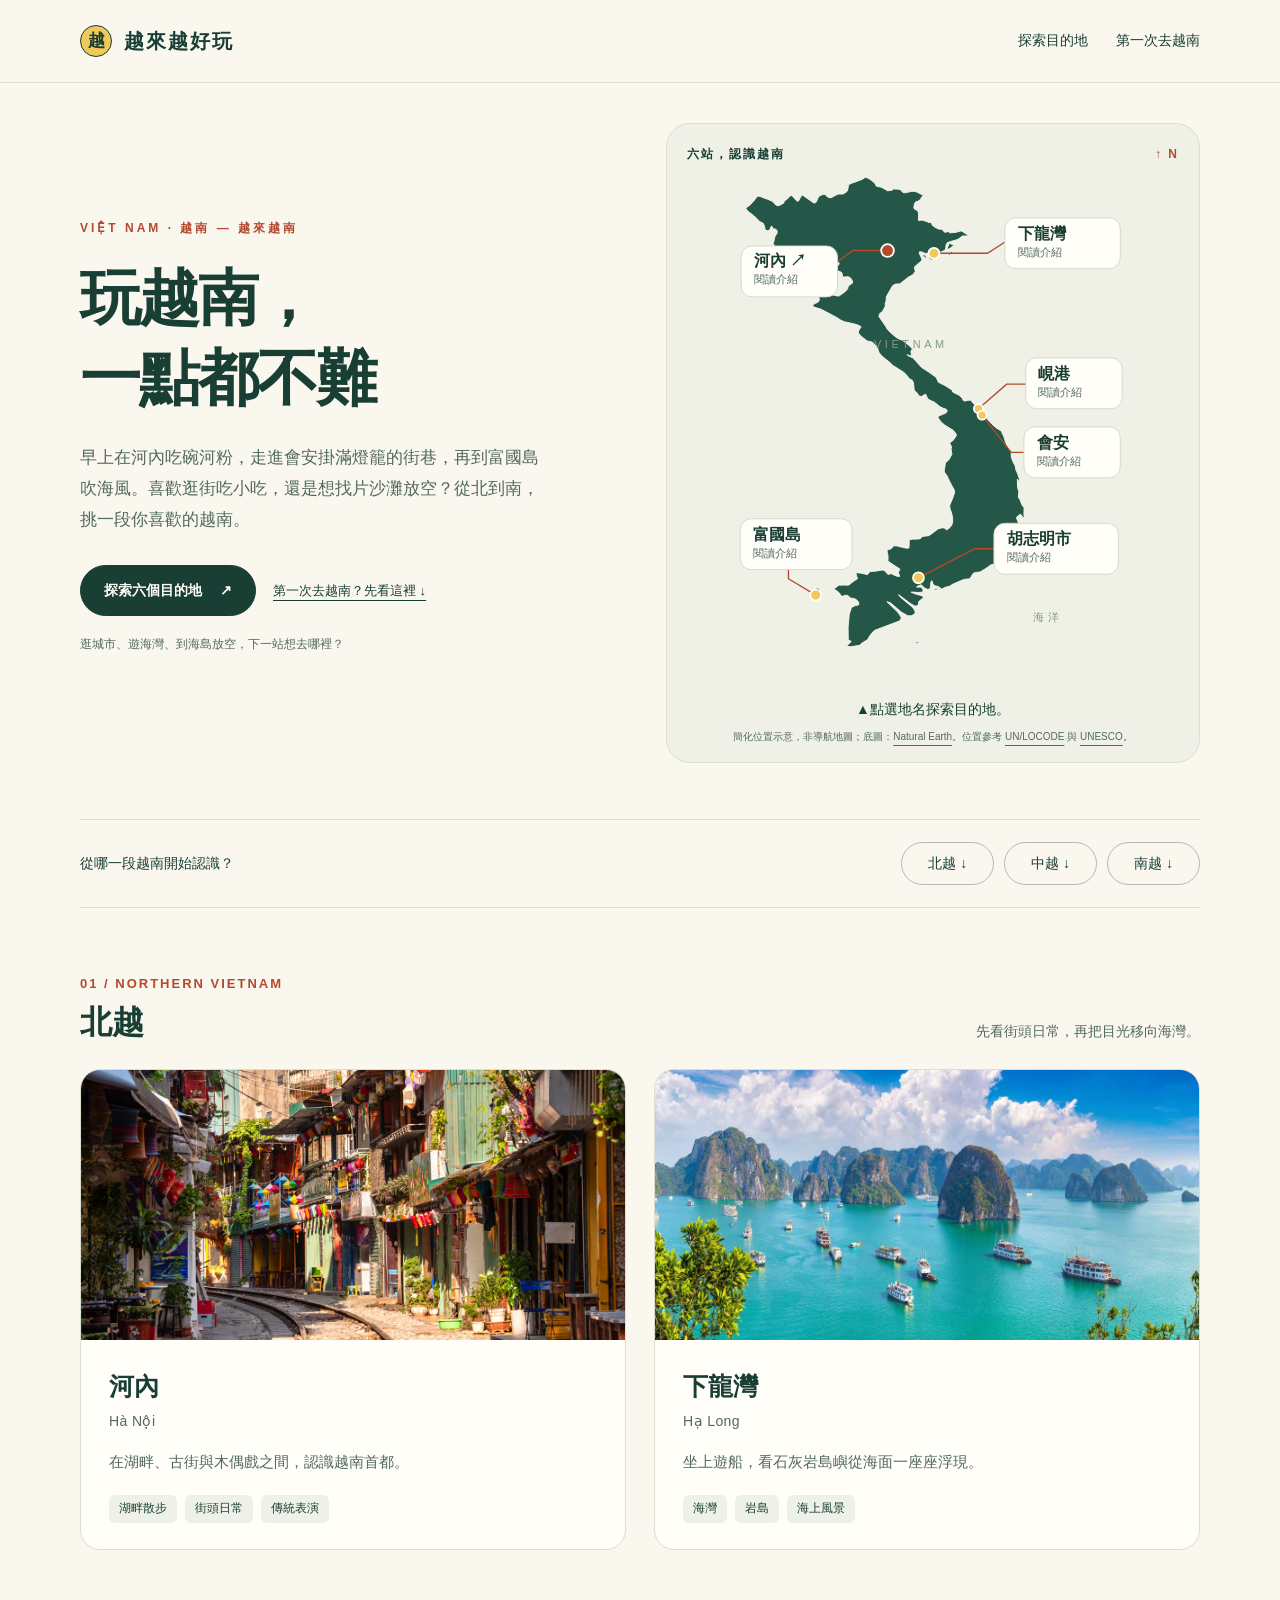
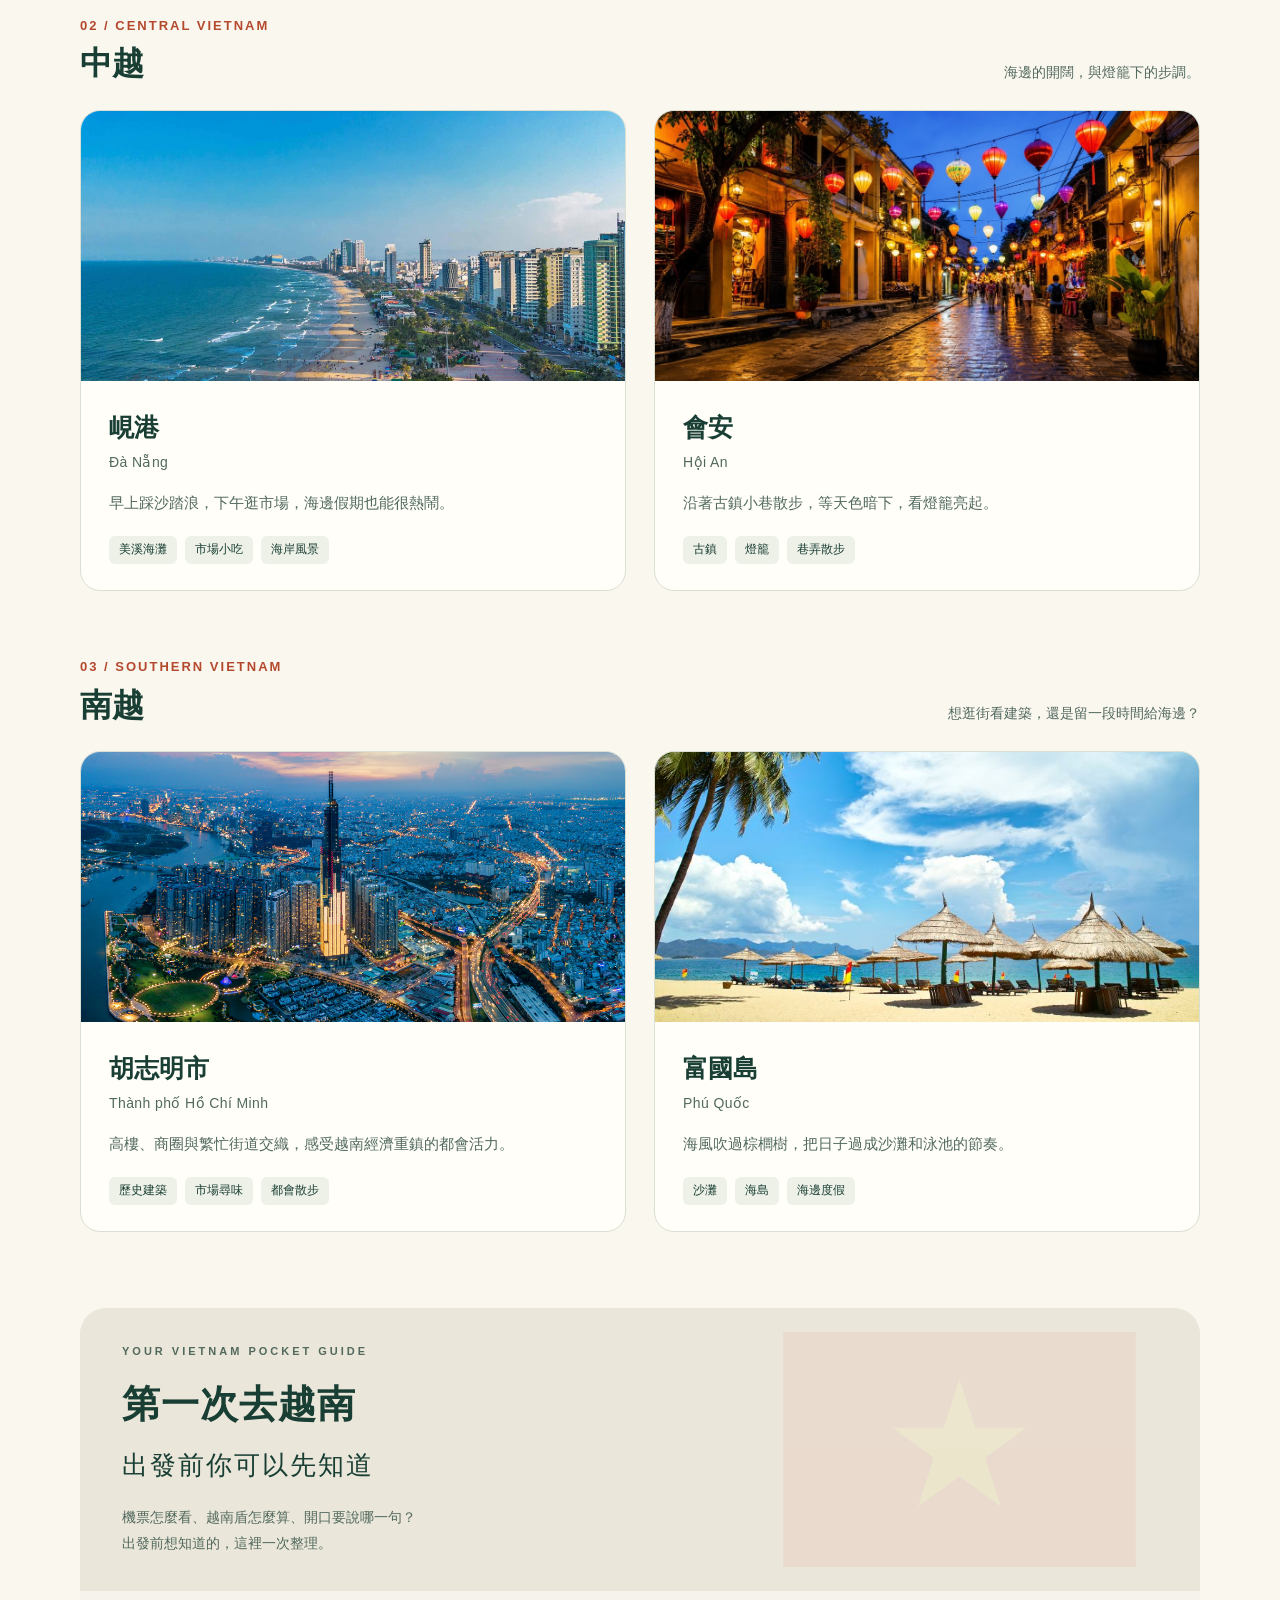
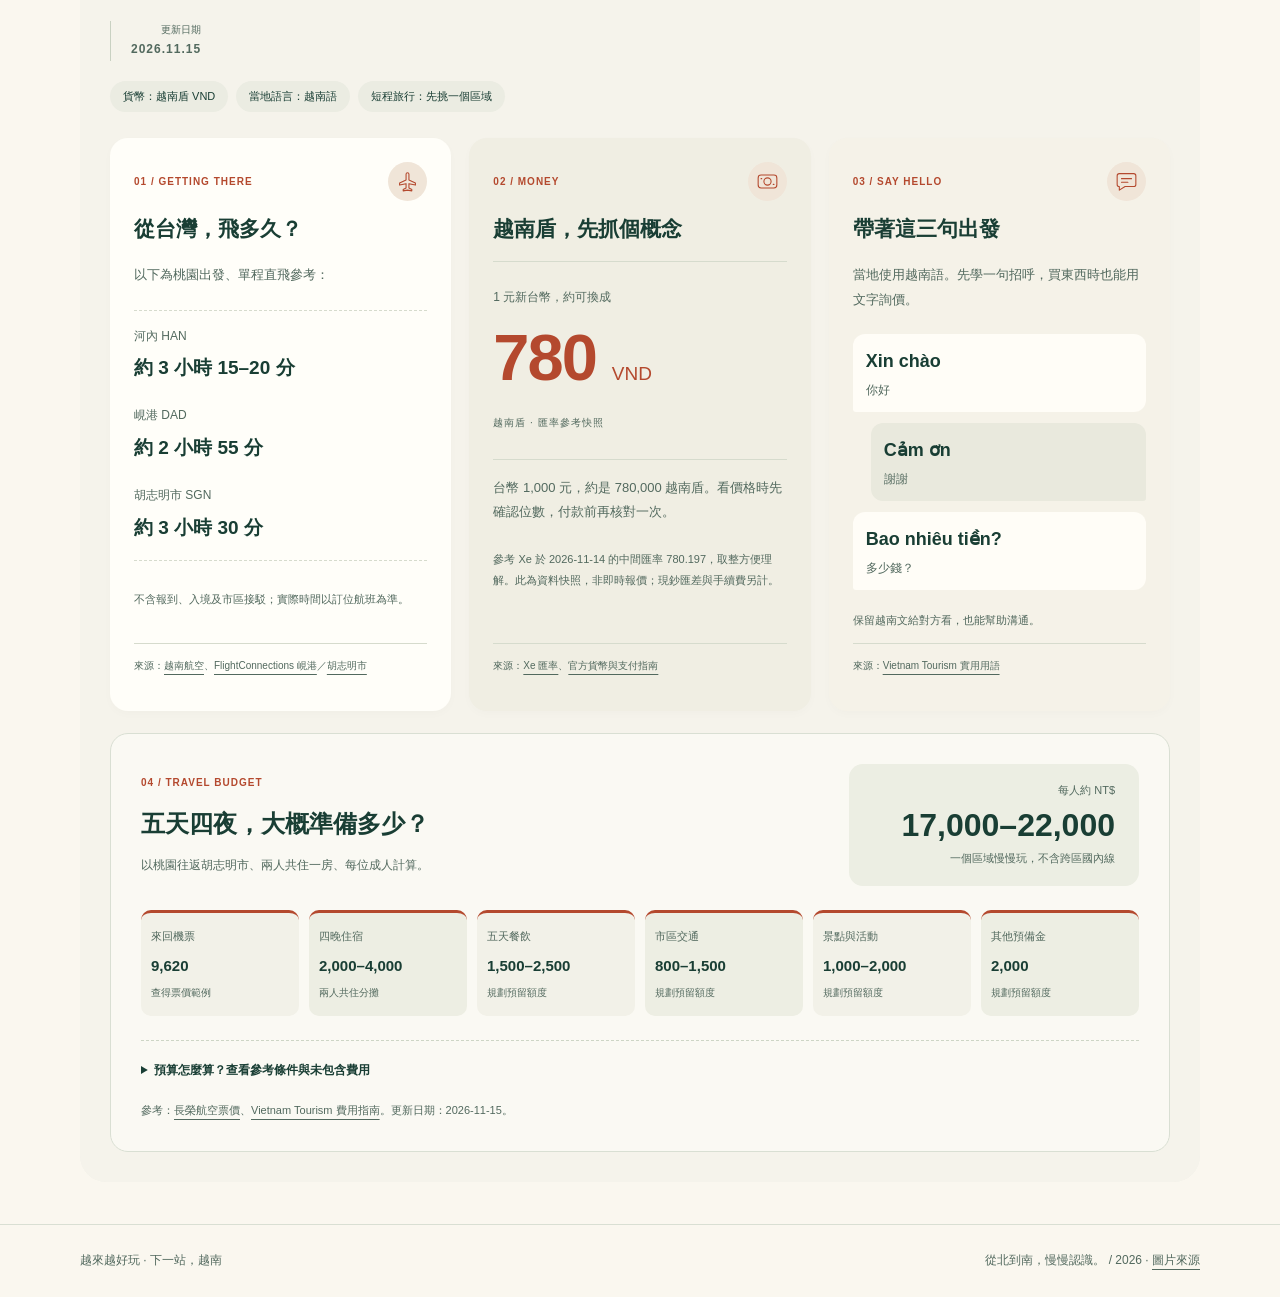
<file: index.html>
<!doctype html>
<html lang="zh-Hant">
<head><meta charset="utf-8"><meta name="viewport" content="width=device-width, initial-scale=1"><meta name="description" content="從河內古街到富國島海邊，探索六個越南目的地，出發前一次看懂航程、匯率、用語與預算。"><title>越來越好玩｜玩越南，一點都不難</title><link rel="stylesheet" href="assets/css/style.css"><script src="assets/js/main.js" defer></script></head>
<body>
<a class="skip" href="#main">跳至主要內容</a>
<header class="site-header"><div class="wrap header-inner"><a class="brand" href="index.html"><span class="brand-mark" aria-hidden="true">越</span>越來越好玩</a><nav class="header-nav" aria-label="主要導覽"><a href="#north">探索目的地</a><a href="#vietnam-guide">第一次去越南</a></nav></div></header>
<main id="main" class="wrap" tabindex="-1">
<section class="hero home-hero" aria-labelledby="title">
<div class="hero-copy"><p class="eyebrow"><span lang="vi">VIỆT NAM</span> · 越南 — 越來越南</p><h1 id="title">玩越南，<span>一點都不難</span></h1><p class="lead">早上在河內吃碗河粉，走進會安掛滿燈籠的街巷，再到富國島吹海風。喜歡逛街吃小吃，還是想找片沙灘放空？從北到南，挑一段你喜歡的越南。</p><a class="button" href="#north">探索六個目的地 <span aria-hidden="true">↗</span></a><a class="text-link" href="#vietnam-guide">第一次去越南？先看這裡 ↓</a><p class="hero-note">逛城市、遊海灣、到海島放空，下一站想去哪裡？</p></div>
<figure class="map-panel" aria-labelledby="map-caption"><div class="map-topline"><span>六站，認識越南</span><span class="map-north" aria-hidden="true">↑ N</span></div><div class="map-frame"><img src="assets/images/vietnam-map.svg" width="440" height="580" alt="越南狹長的南北輪廓與西南外海的富國島"><svg class="map-points" viewBox="0 0 440 580" xmlns="http://www.w3.org/2000/svg" role="group" aria-label="六個目的地位置與連結">
<text x="155" y="200" class="map-water" aria-hidden="true">VIETNAM</text><text x="330" y="500" class="map-water" aria-hidden="true">海洋</text>
<a href="places/ha-noi.html" aria-label="河內，閱讀介紹"><title>河內 Hà Nội：閱讀介紹</title><path d="M170 93 L132 93 L111 108" class="map-leader"/><circle cx="170" cy="93" r="7" class="map-pin active"/><rect x="9" y="88" width="106" height="56" rx="12"/><text x="23" y="110" class="map-place">河內 ↗</text><text x="23" y="129" class="map-state">閱讀介紹</text></a>
<a href="places/ha-long.html" aria-label="下龍灣，閱讀介紹"><title>下龍灣 Hạ Long：閱讀介紹</title><path d="M221 96 L280 96 L300 83" class="map-leader"/><circle cx="221" cy="96" r="6" class="map-pin"/><rect x="299" y="57" width="127" height="56" rx="12"/><text x="313" y="80" class="map-place">下龍灣</text><text x="313" y="99" class="map-state">閱讀介紹</text></a>
<a href="places/da-nang.html" aria-label="峴港，閱讀介紹"><title>峴港 Đà Nẵng：閱讀介紹</title><path d="M270 267 L301 240 L323 240" class="map-leader"/><circle cx="270" cy="267" r="5" class="map-pin"/><rect x="322" y="211" width="106" height="56" rx="12"/><text x="336" y="234" class="map-place">峴港</text><text x="336" y="253" class="map-state">閱讀介紹</text></a>
<a href="places/hoi-an.html" aria-label="會安，閱讀介紹"><title>會安 Hội An：閱讀介紹</title><path d="M274 274 L306 315 L321 315" class="map-leader"/><circle cx="274" cy="274" r="5" class="map-pin"/><rect x="320" y="287" width="106" height="56" rx="12"/><text x="334" y="310" class="map-place">會安</text><text x="334" y="329" class="map-state">閱讀介紹</text></a>
<a href="places/ho-chi-minh-city.html" aria-label="胡志明市，閱讀介紹"><title>胡志明市：閱讀介紹</title><path d="M204 453 L266 421 L289 421" class="map-leader"/><circle cx="204" cy="453" r="6" class="map-pin"/><rect x="287" y="393" width="137" height="56" rx="12"/><text x="301" y="416" class="map-place">胡志明市</text><text x="301" y="435" class="map-state">閱讀介紹</text></a>
<a href="places/phu-quoc.html" aria-label="富國島，閱讀介紹"><title>富國島 Phú Quốc：閱讀介紹</title><path d="M91 472 L61 454 L61 442" class="map-leader"/><circle cx="91" cy="472" r="6" class="map-pin"/><rect x="8" y="388" width="123" height="56" rx="12"/><text x="22" y="411" class="map-place">富國島</text><text x="22" y="430" class="map-state">閱讀介紹</text></a>
</svg></div><figcaption id="map-caption">▲點選地名探索目的地。<small>簡化位置示意，非導航地圖；底圖：<a href="https://www.naturalearthdata.com/about/terms-of-use/">Natural Earth</a>。位置參考 <a href="https://service.unece.org/trade/locode/vn.htm">UN/LOCODE</a> 與 <a href="https://whc.unesco.org/en/list/948/">UNESCO</a>。</small></figcaption></figure>
</section>

<nav class="region-nav" aria-label="跳至旅遊區域"><p>從哪一段越南開始認識？</p><div class="pills"><a href="#north">北越 ↓</a><a href="#central">中越 ↓</a><a href="#south">南越 ↓</a></div></nav>
<section id="north" class="region" aria-labelledby="north-title"><div class="section-heading"><h2 id="north-title"><span class="index">01 / NORTHERN VIETNAM</span>北越</h2><p>先看街頭日常，再把目光移向海灣。</p></div><div class="card-grid">
<article class="destination" id="ha-noi-card"><a href="places/ha-noi.html" class="destination-link"><div class="card-media"><img src="assets/images/ha-noi-selected-cover.jpg" alt="河內火車街兩側的彩色店家、綠意與鐵軌" width="1500" height="600" loading="lazy"></div><div class="card-content"><div class="card-title"><h3>河內 <span class="vn" lang="vi">Hà Nội</span></h3></div><p>在湖畔、古街與木偶戲之間，認識越南首都。</p><ul class="tags" aria-label="河內關鍵字"><li>湖畔散步</li><li>街頭日常</li><li>傳統表演</li></ul></div></a></article>
<article class="destination" id="ha-long-card"><a href="places/ha-long.html" class="destination-link"><div class="card-media"><img src="assets/images/ha-long-selected-cover.jpg" alt="下龍灣藍天白雲、碧綠海水、石灰岩島嶼與遊船全景" width="1120" height="700" loading="lazy"></div><div class="card-content"><div class="card-title"><h3>下龍灣 <span class="vn" lang="vi">Hạ Long</span></h3></div><p>坐上遊船，看石灰岩島嶼從海面一座座浮現。</p><ul class="tags" aria-label="下龍灣關鍵字"><li>海灣</li><li>岩島</li><li>海上風景</li></ul></div></a></article>
</div></section>
<section id="central" class="region" aria-labelledby="central-title"><div class="section-heading"><h2 id="central-title"><span class="index">02 / CENTRAL VIETNAM</span>中越</h2><p>海邊的開闊，與燈籠下的步調。</p></div><div class="card-grid">
<article class="destination" id="da-nang-card"><a href="places/da-nang.html" class="destination-link"><div class="card-media"><img src="assets/images/da-nang-selected-cover.jpg" alt="藍天下的峴港海岸、沙灘與沿海城市建築" width="1920" height="1280" loading="lazy"></div><div class="card-content"><div class="card-title"><h3>峴港 <span class="vn" lang="vi">Đà Nẵng</span></h3></div><p>早上踩沙踏浪，下午逛市場，海邊假期也能很熱鬧。</p><ul class="tags" aria-label="峴港關鍵字"><li>美溪海灘</li><li>市場小吃</li><li>海岸風景</li></ul></div></a></article>
<article class="destination" id="hoi-an-card"><a href="places/hoi-an.html" class="destination-link"><div class="card-media"><img src="assets/images/hoi-an-selected-cover.jpg" alt="會安古鎮藍調夜色中的黃色街屋、彩色燈籠與石板街道" width="1200" height="675" loading="lazy"></div><div class="card-content"><div class="card-title"><h3>會安 <span class="vn" lang="vi">Hội An</span></h3></div><p>沿著古鎮小巷散步，等天色暗下，看燈籠亮起。</p><ul class="tags" aria-label="會安關鍵字"><li>古鎮</li><li>燈籠</li><li>巷弄散步</li></ul></div></a></article>
</div></section>
<section id="south" class="region" aria-labelledby="south-title"><div class="section-heading"><h2 id="south-title"><span class="index">03 / SOUTHERN VIETNAM</span>南越</h2><p>想逛街看建築，還是留一段時間給海邊？</p></div><div class="card-grid">
<article class="destination" id="ho-chi-minh-card"><a href="places/ho-chi-minh-city.html" class="destination-link"><div class="card-media"><img src="assets/images/ho-chi-minh-selected-cover.jpg" alt="暮色中的胡志明市高樓、西貢河與城市燈光" width="1000" height="667" loading="lazy"></div><div class="card-content"><div class="card-title"><h3>胡志明市 <span class="vn" lang="vi">Thành phố Hồ Chí Minh</span></h3></div><p>高樓、商圈與繁忙街道交織，感受越南經濟重鎮的都會活力。</p><ul class="tags" aria-label="胡志明市關鍵字"><li>歷史建築</li><li>市場尋味</li><li>都會散步</li></ul></div></a></article>
<article class="destination" id="phu-quoc-card"><a href="places/phu-quoc.html" class="destination-link"><div class="card-media"><img src="assets/images/phu-quoc-selected-cover.jpg" alt="富國島藍天下的椰樹、草傘沙灘與海景" width="760" height="506" loading="lazy"></div><div class="card-content"><div class="card-title"><h3>富國島 <span class="vn" lang="vi">Phú Quốc</span></h3></div><p>海風吹過棕櫚樹，把日子過成沙灘和泳池的節奏。</p><ul class="tags" aria-label="富國島關鍵字"><li>沙灘</li><li>海島</li><li>海邊度假</li></ul></div></a></article>
</div></section>

<section id="vietnam-guide" class="travel-overview" aria-labelledby="guide-title">
<div class="guide-cover"><div class="guide-cover-copy"><p class="eyebrow">YOUR VIETNAM POCKET GUIDE</p><h2 id="guide-title">第一次去越南<br><span>出發前你可以先知道</span></h2><p>機票怎麼看、越南盾怎麼算、開口要說哪一句？<br>出發前想知道的，這裡一次整理。</p></div></div>
<div class="guide-body"><div class="guide-welcome"><span class="checked">更新日期<br><time datetime="2026-11-15">2026.11.15</time></span></div>
<div class="quick-facts"><span>貨幣：越南盾 VND</span><span>當地語言：越南語</span><span>短程旅行：先挑一個區域</span></div>
<div class="overview-grid">
<article class="info-card flight-card"><div class="guide-card-top"><span class="info-number">01 / GETTING THERE</span><span class="guide-icon" aria-hidden="true"><svg viewBox="0 0 32 32"><path d="M5 18l9-4V6c0-3 4-3 4 0v8l9 4v3l-9-2v6l4 2v2l-6-1-6 1v-2l4-2v-6l-9 2z"/></svg></span></div><h3>從台灣，飛多久？</h3><p>以下為桃園出發、單程直飛參考：</p><dl class="flight-list"><div><dt>河內 HAN</dt><dd>約 3 小時 15–20 分</dd></div><div><dt>峴港 DAD</dt><dd>約 2 小時 55 分</dd></div><div><dt>胡志明市 SGN</dt><dd>約 3 小時 30 分</dd></div></dl><p class="info-small">不含報到、入境及市區接駁；實際時間以訂位航班為準。</p><p class="info-source">來源：<a href="https://www.vietnamairlines.com/en-vn/flights-to-hanoi">越南航空</a>、<a href="https://www.flightconnections.com/flights-from-tpe-to-dad">FlightConnections 峴港</a>／<a href="https://www.flightconnections.com/tw/從-tpe-到-sgn-的航班">胡志明市</a></p></article>
<article class="info-card money-card"><div class="guide-card-top"><span class="info-number">02 / MONEY</span><span class="guide-icon" aria-hidden="true"><svg viewBox="0 0 32 32"><rect x="3" y="7" width="26" height="18" rx="4"/><circle cx="16" cy="16" r="5"/><path d="M7 12h1m16 8h1"/></svg></span></div><h3>越南盾，先抓個概念</h3><div class="exchange-display"><span>1 元新台幣，約可換成</span><p class="rate-number">780 <small>VND</small></p><span class="exchange-tag">越南盾 · 匯率參考快照</span></div><p>台幣 1,000 元，約是 780,000 越南盾。看價格時先確認位數，付款前再核對一次。</p><p class="info-small">參考 Xe 於 2026-11-14 的中間匯率 780.197，取整方便理解。此為資料快照，非即時報價；現鈔匯差與手續費另計。</p><p class="info-source">來源：<a href="https://www.xe.com/en-us/currencyconverter/convert/?Amount=1&amp;From=TWD&amp;To=VND">Xe 匯率</a>、<a href="https://vietnam.travel/things-to-do/currency-and-payments-vietnam/">官方貨幣與支付指南</a></p></article>
<article class="info-card language-card"><div class="guide-card-top"><span class="info-number">03 / SAY HELLO</span><span class="guide-icon" aria-hidden="true"><svg viewBox="0 0 32 32"><path d="M6 5h20a3 3 0 013 3v12a3 3 0 01-3 3H14l-8 5v-5a3 3 0 01-3-3V8a3 3 0 013-3zM9 12h14M9 17h9"/></svg></span></div><h3>帶著這三句出發</h3><p>當地使用越南語。先學一句招呼，買東西時也能用文字詢價。</p><dl class="phrase-list"><div><dt lang="vi">Xin chào</dt><dd>你好</dd></div><div><dt lang="vi">Cảm ơn</dt><dd>謝謝</dd></div><div><dt lang="vi">Bao nhiêu tiền?</dt><dd>多少錢？</dd></div></dl><p class="info-small">保留越南文給對方看，也能幫助溝通。</p><p class="info-source">來源：<a href="https://vietnam.travel/plan-your-trip/vietnamese-phrases/">Vietnam Tourism 實用用語</a></p></article>
</div>
<article class="budget-panel"><div class="budget-heading"><div><span class="info-number">04 / TRAVEL BUDGET</span><h3>五天四夜，大概準備多少？</h3><p>以桃園往返胡志明市、兩人共住一房、每位成人計算。</p></div><div class="budget-total"><span>每人約 NT$</span><strong>17,000–22,000</strong><small>一個區域慢慢玩，不含跨區國內線</small></div></div>
<div class="budget-items"><div><span>來回機票</span><strong>9,620</strong><small>查得票價範例</small></div><div><span>四晚住宿</span><strong>2,000–4,000</strong><small>兩人共住分攤</small></div><div><span>五天餐飲</span><strong>1,500–2,500</strong><small>規劃預留額度</small></div><div><span>市區交通</span><strong>800–1,500</strong><small>規劃預留額度</small></div><div><span>景點與活動</span><strong>1,000–2,000</strong><small>規劃預留額度</small></div><div><span>其他預備金</span><strong>2,000</strong><small>規劃預留額度</small></div></div>
<details class="budget-details"><summary>預算怎麼算？查看參考條件與未包含費用</summary><p class="info-small">金額皆為新台幣。機票取自長榮航空 2026-11-19 至 11-23 來回經濟艙價格快照，可能已變動；其餘為編輯建議額度，非業者報價或平均行情。住宿假設每房每晚 NT$1,000–2,000，四晚由兩人分攤；各項合計約 NT$16,920–21,620，總額取整供規劃。簽證（如需）、保險、購物、國內航班與特殊付費活動另計；旺季或度假飯店需提高預算。</p></details><p class="info-source">參考：<a href="https://flights.evaair.com/zh-tw/航班-從-台北-前往-胡志明市">長榮航空票價</a>、<a href="https://vietnam.travel/things-to-do/currency-and-payments-vietnam/">Vietnam Tourism 費用指南</a>。更新日期：2026-11-15。</p></article>
</div></section>

</main><footer class="site-footer"><div class="wrap footer-inner"><span>越來越好玩 · 下一站，越南</span><span>從北到南，慢慢認識。 / 2026 · <a href="credits.html">圖片來源</a></span></div></footer>
</body></html>
</file>
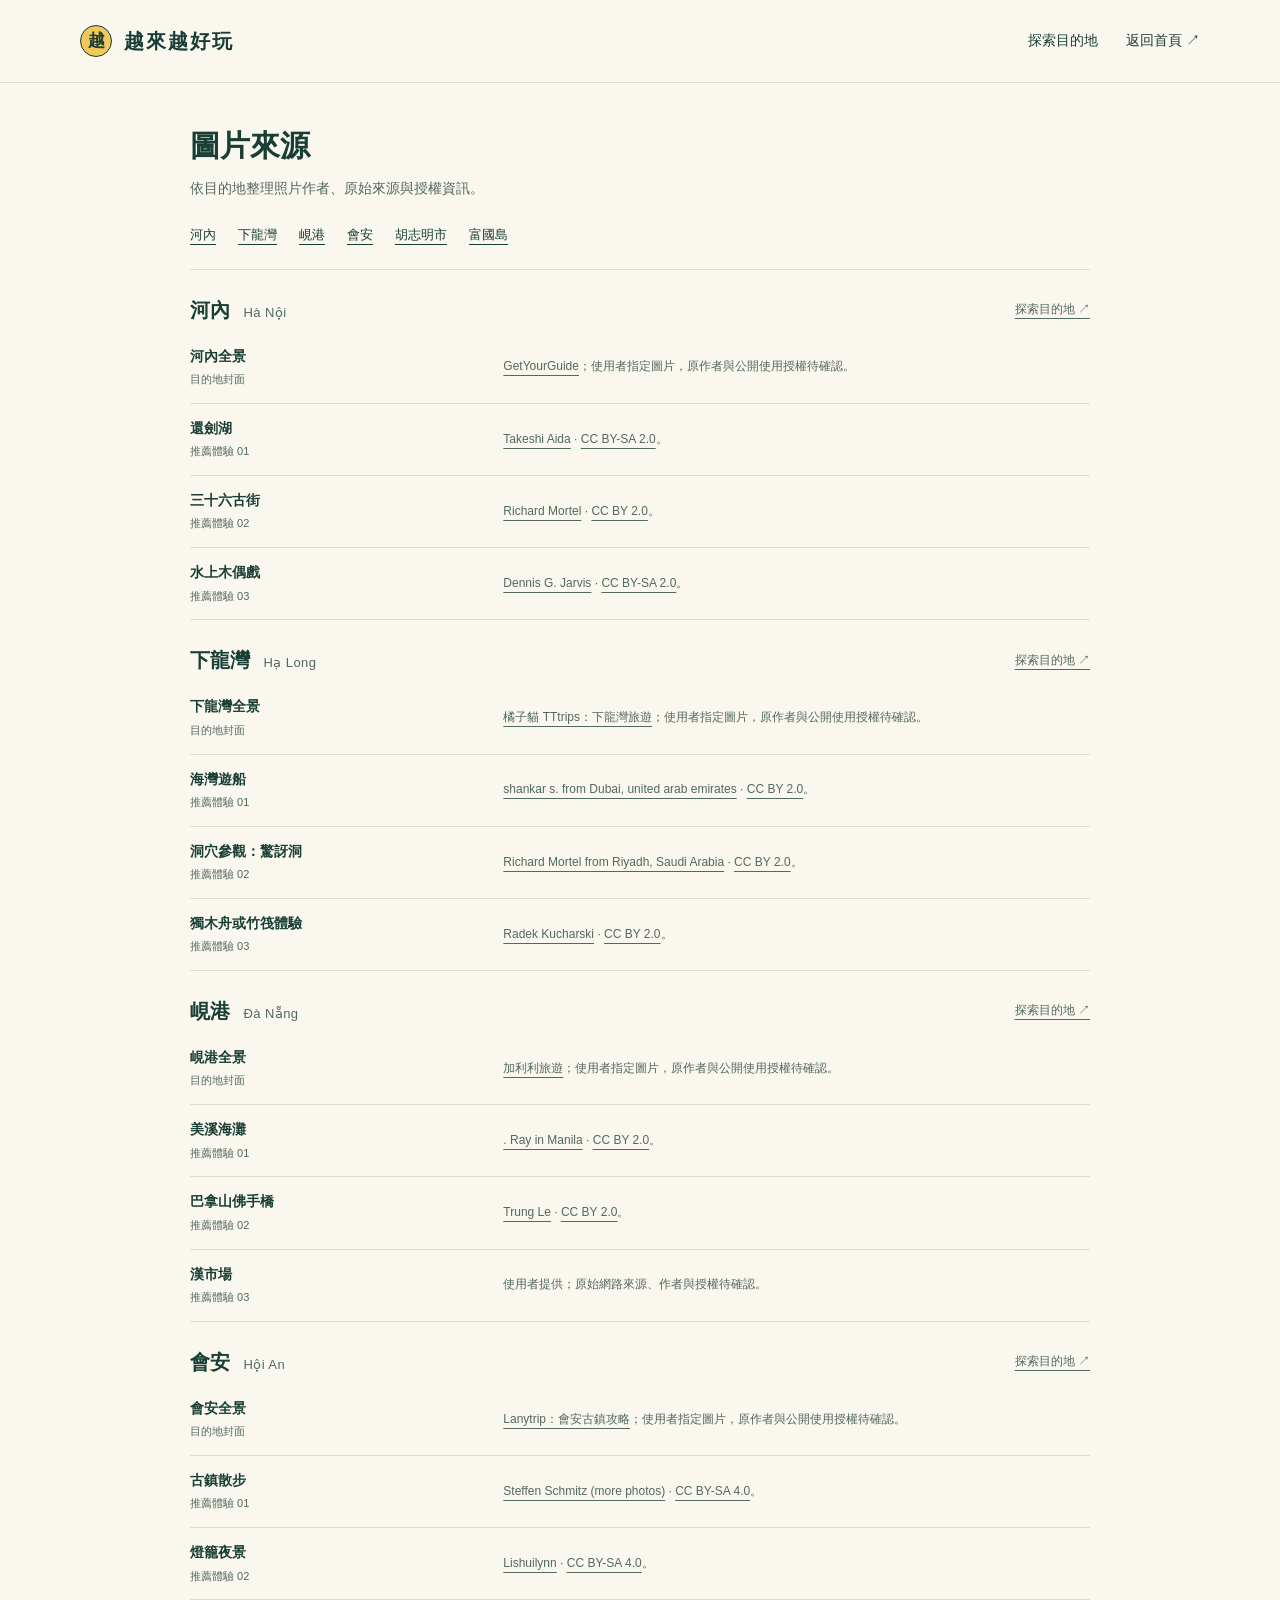
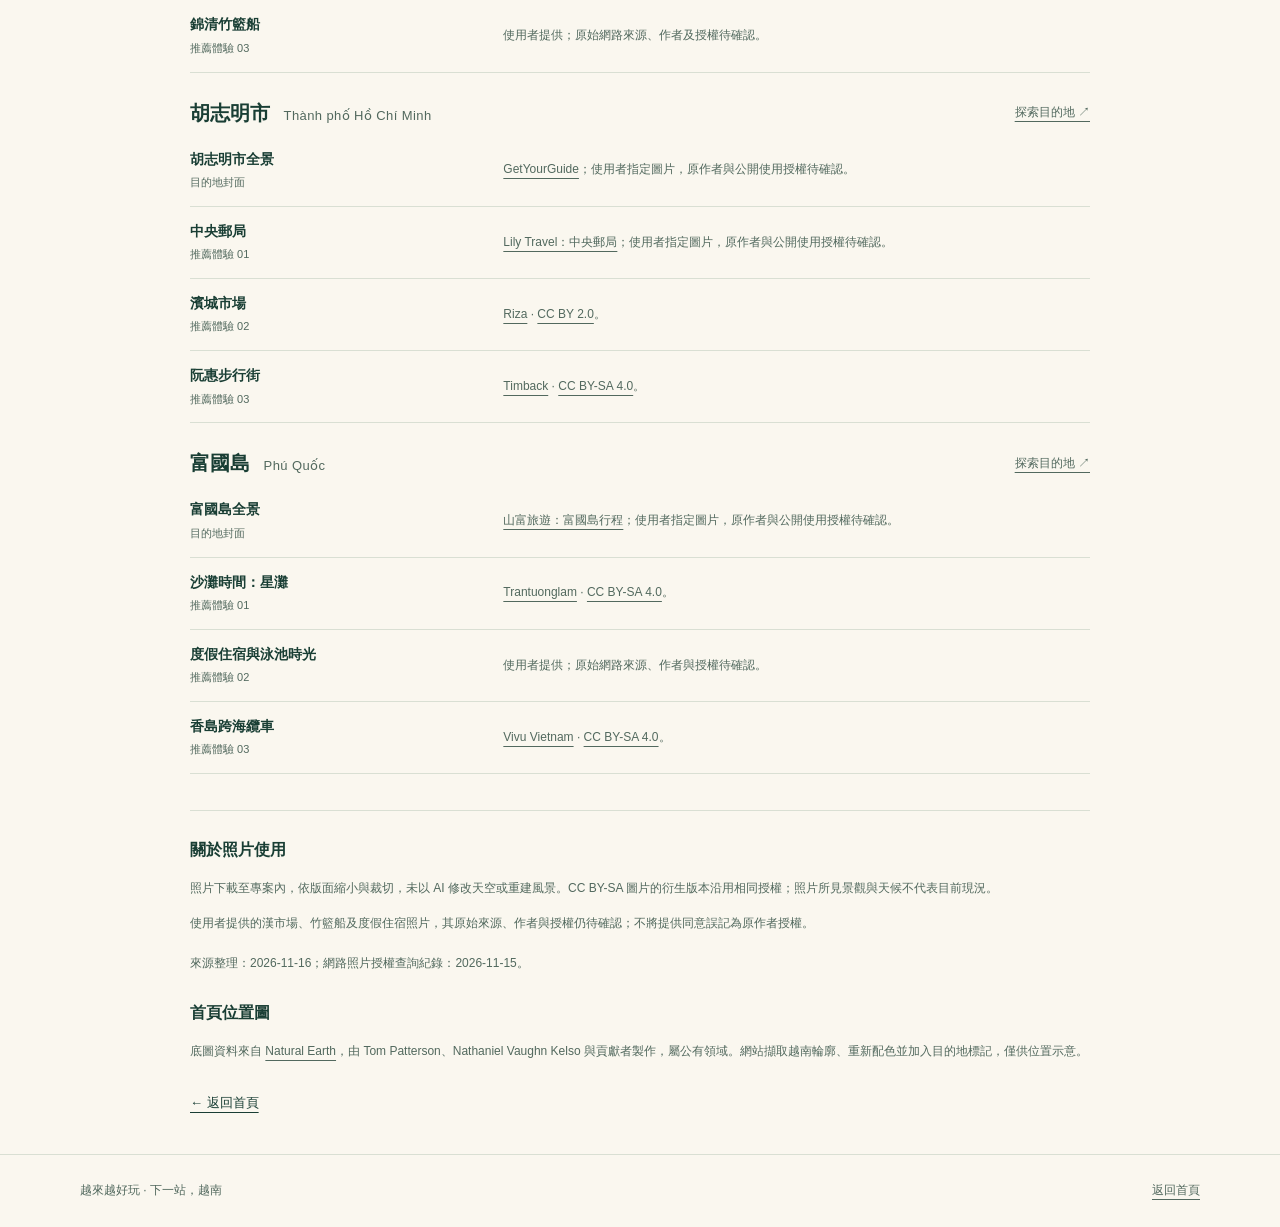
<file: credits.html>
<!doctype html>
<html lang="zh-Hant"><head><meta charset="utf-8"><meta name="viewport" content="width=device-width, initial-scale=1"><meta name="description" content="越來越好玩的實景照片作者、原始來源與授權資訊。"><title>圖片來源｜越來越好玩</title><link rel="stylesheet" href="assets/css/style.css"></head><body class="credits-page"><a class="skip" href="#main">跳至主要內容</a><header class="site-header"><div class="wrap header-inner"><a class="brand" href="index.html"><span class="brand-mark" aria-hidden="true">越</span>越來越好玩</a><nav class="header-nav" aria-label="主要導覽"><a href="index.html#north">探索目的地</a><a href="index.html">返回首頁 ↗</a></nav></div></header><main id="main" class="wrap" tabindex="-1"><div class="credits-intro"><h1>圖片來源</h1><p>依目的地整理照片作者、原始來源與授權資訊。</p></div><nav class="pills credits-jump" aria-label="跳至目的地圖片來源"><a href="#ha-noi">河內</a><a href="#ha-long">下龍灣</a><a href="#da-nang">峴港</a><a href="#hoi-an">會安</a><a href="#ho-chi-minh-city">胡志明市</a><a href="#phu-quoc">富國島</a></nav><section class="credit-section" id="ha-noi"><div class="section-heading"><h2>河內 <span class="vn" lang="vi">H&#224; Nội</span></h2><a href="places/ha-noi.html">探索目的地 ↗</a></div><div class="credit-list"><div class="credit-row"><div><h3>河內全景</h3><span class="credit-usage">目的地封面</span></div><p class="credit-author"><a href="https://www.getyourguide.com/zh-tw/explorer/hanoi-ttd205/">GetYourGuide</a>；使用者指定圖片，原作者與公開使用授權待確認。</p></div><div class="credit-row"><div><h3>還劍湖</h3><span class="credit-usage">推薦體驗 01</span></div><p class="credit-author"><a href="https://commons.wikimedia.org/wiki/File:Hoan_Kiem_Lake,_Turtle_Tower,_Daytime_(20231223)_(53489228584).jpg">Takeshi Aida</a> · <a href="https://creativecommons.org/licenses/by-sa/2.0/">CC BY-SA 2.0</a>。</p></div><div class="credit-row"><div><h3>三十六古街</h3><span class="credit-usage">推薦體驗 02</span></div><p class="credit-author"><a href="https://commons.wikimedia.org/wiki/File:Old_Quarter,_Hanoi_(24)_(37781275814).jpg">Richard Mortel</a> · <a href="https://creativecommons.org/licenses/by/2.0/">CC BY 2.0</a>。</p></div><div class="credit-row"><div><h3>水上木偶戲</h3><span class="credit-usage">推薦體驗 03</span></div><p class="credit-author"><a href="https://commons.wikimedia.org/wiki/File:Water_Puppets_in_Hanoi,_Vietnam_(3486645827).jpg">Dennis G. Jarvis</a> · <a href="https://creativecommons.org/licenses/by-sa/2.0/">CC BY-SA 2.0</a>。</p></div></div></section><section class="credit-section" id="ha-long"><div class="section-heading"><h2>下龍灣 <span class="vn" lang="vi">Hạ Long</span></h2><a href="places/ha-long.html">探索目的地 ↗</a></div><div class="credit-list"><div class="credit-row"><div><h3>下龍灣全景</h3><span class="credit-usage">目的地封面</span></div><p class="credit-author"><a href="https://tttrips.com/article/252">橘子貓 TTtrips：下龍灣旅遊</a>；使用者指定圖片，原作者與公開使用授權待確認。</p></div><div class="credit-row"><div><h3>海灣遊船</h3><span class="credit-usage">推薦體驗 01</span></div><p class="credit-author"><a href="https://commons.wikimedia.org/wiki/File:A_line_up_of_cruise_boats_on_the_Ha_Long_Bay_(31598856166).jpg">shankar s. from Dubai, united arab emirates</a> · <a href="https://creativecommons.org/licenses/by/2.0">CC BY 2.0</a>。</p></div><div class="credit-row"><div><h3>洞穴參觀：驚訝洞</h3><span class="credit-usage">推薦體驗 02</span></div><p class="credit-author"><a href="https://commons.wikimedia.org/wiki/File:Sung_Sot_Cave,_Ha_Long_Bay,_northern_Vietnam_(17)_(38514059342).jpg">Richard Mortel from Riyadh, Saudi Arabia</a> · <a href="https://creativecommons.org/licenses/by/2.0">CC BY 2.0</a>。</p></div><div class="credit-row"><div><h3>獨木舟或竹筏體驗</h3><span class="credit-usage">推薦體驗 03</span></div><p class="credit-author"><a href="https://commons.wikimedia.org/wiki/File:Kayaking_in_Ha_Long_Bay.jpg">Radek Kucharski</a> · <a href="https://creativecommons.org/licenses/by/2.0">CC BY 2.0</a>。</p></div></div></section><section class="credit-section" id="da-nang"><div class="section-heading"><h2>峴港 <span class="vn" lang="vi">Đ&#224; Nẵng</span></h2><a href="places/da-nang.html">探索目的地 ↗</a></div><div class="credit-list"><div class="credit-row"><div><h3>峴港全景</h3><span class="credit-usage">目的地封面</span></div><p class="credit-author"><a href="https://www.galilee.com.tw/danang">加利利旅遊</a>；使用者指定圖片，原作者與公開使用授權待確認。</p></div><div class="credit-row"><div><h3>美溪海灘</h3><span class="credit-usage">推薦體驗 01</span></div><p class="credit-author"><a href="https://commons.wikimedia.org/wiki/File:My_Khe_Beach,_Da_Nang,_Vietnam.jpg">. Ray in Manila</a> · <a href="https://creativecommons.org/licenses/by/2.0/">CC BY 2.0</a>。</p></div><div class="credit-row"><div><h3>巴拿山佛手橋</h3><span class="credit-usage">推薦體驗 02</span></div><p class="credit-author"><a href="https://commons.wikimedia.org/wiki/File:Golden_Bridge_(Vietnam).jpg">Trung Le</a> · <a href="https://creativecommons.org/licenses/by/2.0">CC BY 2.0</a>。</p></div><div class="credit-row"><div><h3>漢市場</h3><span class="credit-usage">推薦體驗 03</span></div><p class="credit-author">使用者提供；原始網路來源、作者與授權待確認。</p></div></div></section><section class="credit-section" id="hoi-an"><div class="section-heading"><h2>會安 <span class="vn" lang="vi">Hội An</span></h2><a href="places/hoi-an.html">探索目的地 ↗</a></div><div class="credit-list"><div class="credit-row"><div><h3>會安全景</h3><span class="credit-usage">目的地封面</span></div><p class="credit-author"><a href="https://www.lanytrip.com/zh-TW/blogs/central-vietnam-attractions/hoi-an-ancient-town-guide">Lanytrip：會安古鎮攻略</a>；使用者指定圖片，原作者與公開使用授權待確認。</p></div><div class="credit-row"><div><h3>古鎮散步</h3><span class="credit-usage">推薦體驗 01</span></div><p class="credit-author"><a href="https://commons.wikimedia.org/wiki/File:H%E1%BB%99i_An,_Ancient_Town,_2020-01_CN-10.jpg">Steffen Schmitz (more photos)</a> · <a href="https://creativecommons.org/licenses/by-sa/4.0">CC BY-SA 4.0</a>。</p></div><div class="credit-row"><div><h3>燈籠夜景</h3><span class="credit-usage">推薦體驗 02</span></div><p class="credit-author"><a href="https://commons.wikimedia.org/wiki/File:Hoi_An_lanterns.jpg">Lishuilynn</a> · <a href="https://creativecommons.org/licenses/by-sa/4.0/">CC BY-SA 4.0</a>。</p></div><div class="credit-row"><div><h3>錦清竹籃船</h3><span class="credit-usage">推薦體驗 03</span></div><p class="credit-author">使用者提供；原始網路來源、作者及授權待確認。</p></div></div></section><section class="credit-section" id="ho-chi-minh-city"><div class="section-heading"><h2>胡志明市 <span class="vn" lang="vi">Th&#224;nh phố Hồ Ch&#237; Minh</span></h2><a href="places/ho-chi-minh-city.html">探索目的地 ↗</a></div><div class="credit-list"><div class="credit-row"><div><h3>胡志明市全景</h3><span class="credit-usage">目的地封面</span></div><p class="credit-author"><a href="https://www.getyourguide.com/zh-tw/explorer/ho-chi-minh-ttd272/things-to-do-alone-in-ho-chi-minh-city/">GetYourGuide</a>；使用者指定圖片，原作者與公開使用授權待確認。</p></div><div class="credit-row"><div><h3>中央郵局</h3><span class="credit-usage">推薦體驗 01</span></div><p class="credit-author"><a href="https://lilystravelagency.tw/zhongyang-youju/">Lily Travel：中央郵局</a>；使用者指定圖片，原作者與公開使用授權待確認。</p></div><div class="credit-row"><div><h3>濱城市場</h3><span class="credit-usage">推薦體驗 02</span></div><p class="credit-author"><a href="https://commons.wikimedia.org/wiki/File:Ben_Thanh_market_2.jpg">Riza</a> · <a href="https://creativecommons.org/licenses/by/2.0">CC BY 2.0</a>。</p></div><div class="credit-row"><div><h3>阮惠步行街</h3><span class="credit-usage">推薦體驗 03</span></div><p class="credit-author"><a href="https://commons.wikimedia.org/wiki/File:Nguyen_Hue_Street_2020.jpg">Timback</a> · <a href="https://creativecommons.org/licenses/by-sa/4.0/">CC BY-SA 4.0</a>。</p></div></div></section><section class="credit-section" id="phu-quoc"><div class="section-heading"><h2>富國島 <span class="vn" lang="vi">Ph&#250; Quốc</span></h2><a href="places/phu-quoc.html">探索目的地 ↗</a></div><div class="credit-list"><div class="credit-row"><div><h3>富國島全景</h3><span class="credit-usage">目的地封面</span></div><p class="credit-author"><a href="https://www.travel4u.com.tw/group/itinerary/HAN05VJ1/">山富旅遊：富國島行程</a>；使用者指定圖片，原作者與公開使用授權待確認。</p></div><div class="credit-row"><div><h3>沙灘時間：星灘</h3><span class="credit-usage">推薦體驗 01</span></div><p class="credit-author"><a href="https://commons.wikimedia.org/wiki/File:Bai-sao-phu-quoc-tuonglamphotos.jpg">Trantuonglam</a> · <a href="https://creativecommons.org/licenses/by-sa/4.0/">CC BY-SA 4.0</a>。</p></div><div class="credit-row"><div><h3>度假住宿與泳池時光</h3><span class="credit-usage">推薦體驗 02</span></div><p class="credit-author">使用者提供；原始網路來源、作者與授權待確認。</p></div><div class="credit-row"><div><h3>香島跨海纜車</h3><span class="credit-usage">推薦體驗 03</span></div><p class="credit-author"><a href="https://commons.wikimedia.org/wiki/File:Hon_Thom_Cable_Car_aerial_view_Phu_Quoc_Island_Vietnam.jpg">Vivu Vietnam</a> · <a href="https://creativecommons.org/licenses/by-sa/4.0">CC BY-SA 4.0</a>。</p></div></div></section><section class="credit-notes"><div><h2>關於照片使用</h2><p>照片下載至專案內，依版面縮小與裁切，未以 AI 修改天空或重建風景。CC BY-SA 圖片的衍生版本沿用相同授權；照片所見景觀與天候不代表目前現況。</p><p>使用者提供的漢市場、竹籃船及度假住宿照片，其原始來源、作者與授權仍待確認；不將提供同意誤記為原作者授權。</p><p class="hero-note">來源整理：2026-11-16；網路照片授權查詢紀錄：2026-11-15。</p></div><div><h2>首頁位置圖</h2><p>底圖資料來自 <a href="https://www.naturalearthdata.com/about/terms-of-use/">Natural Earth</a>，由 Tom Patterson、Nathaniel Vaughn Kelso 與貢獻者製作，屬公有領域。網站擷取越南輪廓、重新配色並加入目的地標記，僅供位置示意。</p></div></section><p class="credits-back"><a href="index.html">← 返回首頁</a></p></main><footer class="site-footer"><div class="wrap footer-inner"><span>越來越好玩 · 下一站，越南</span><a href="index.html">返回首頁</a></div></footer></body></html>
</file>
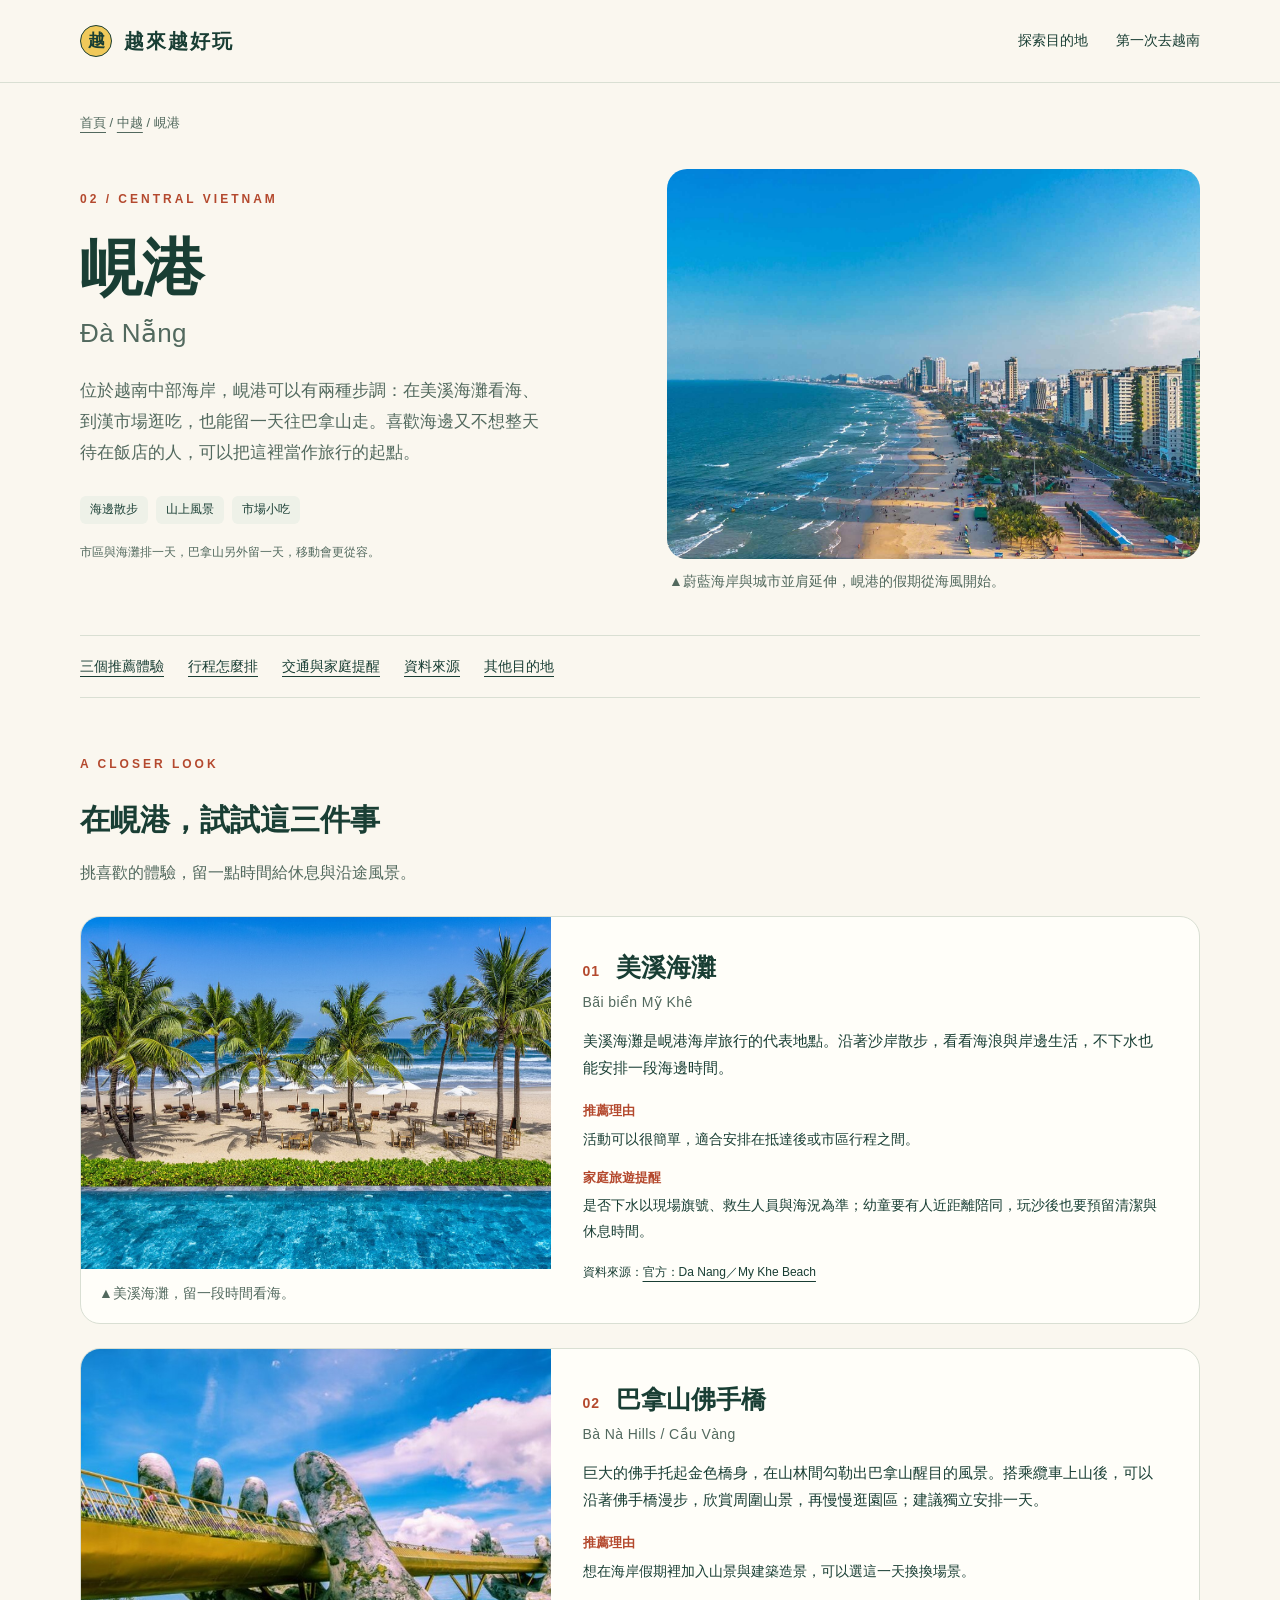
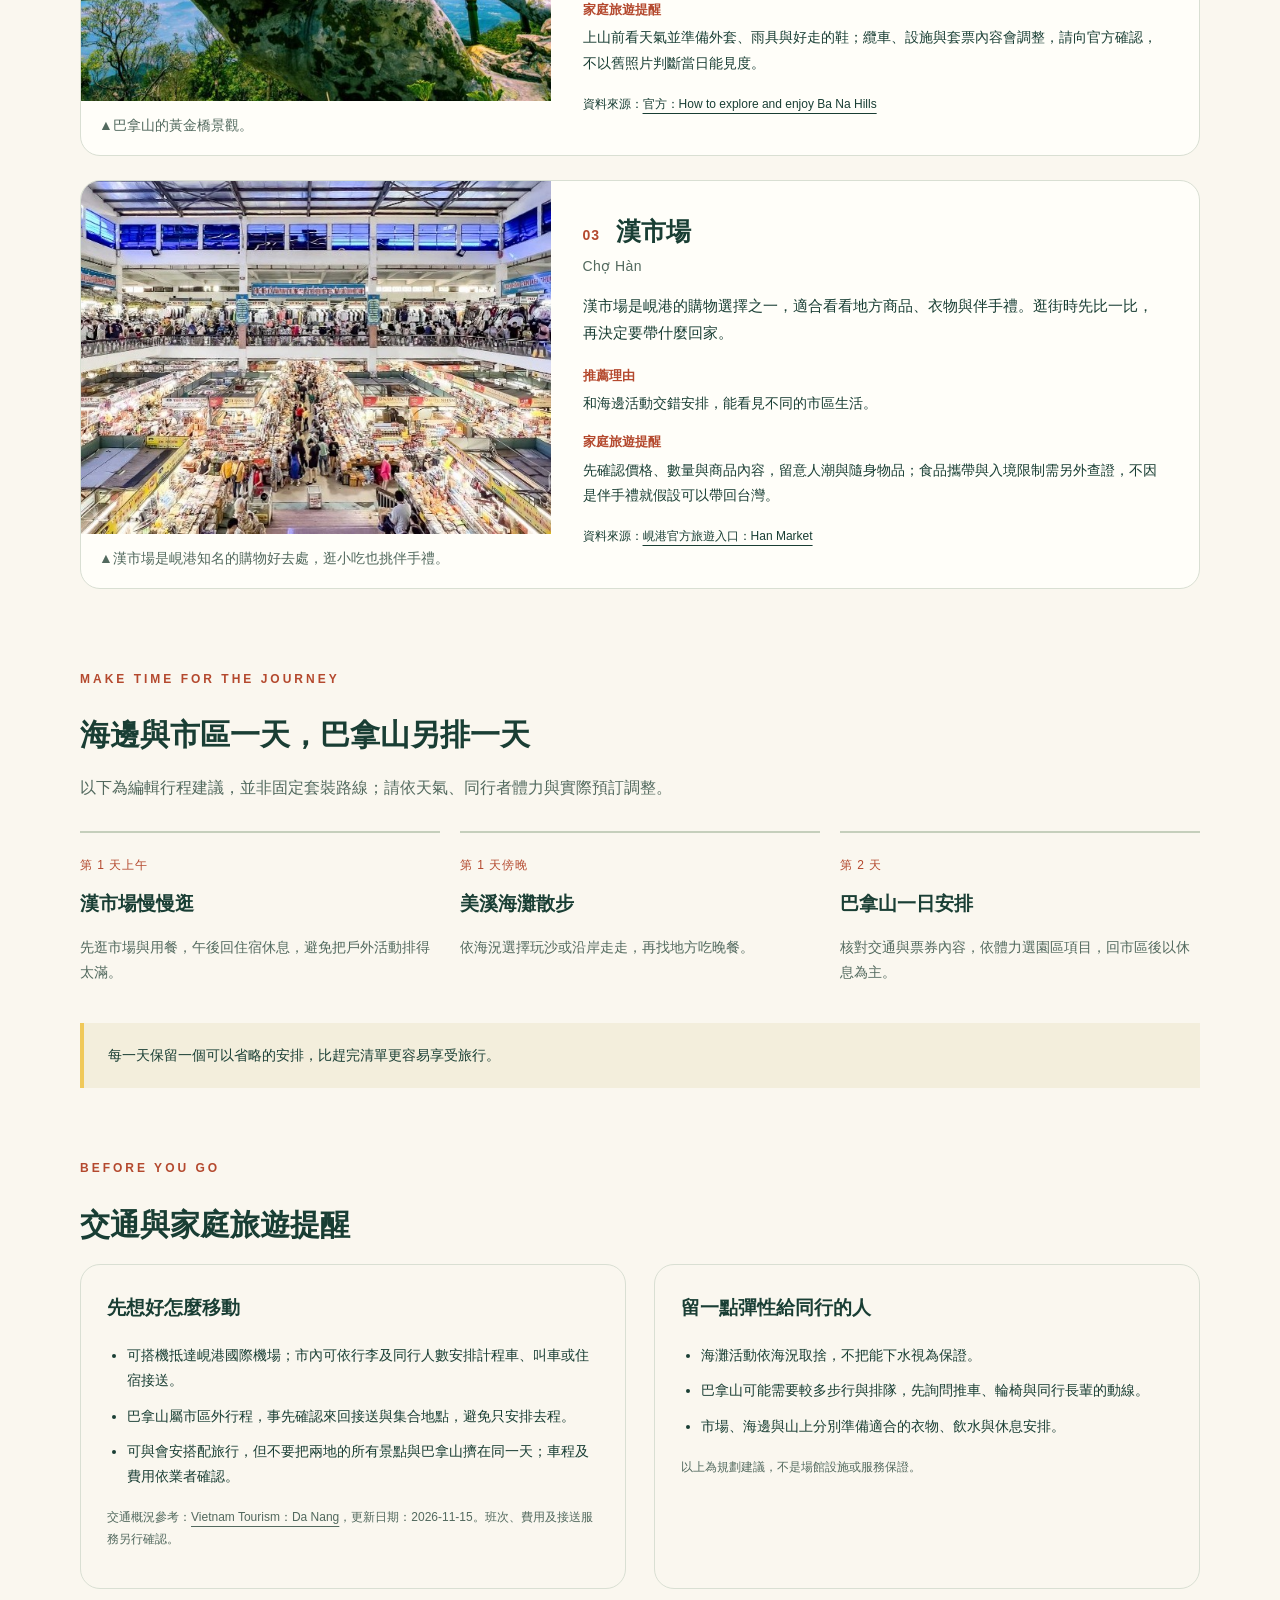
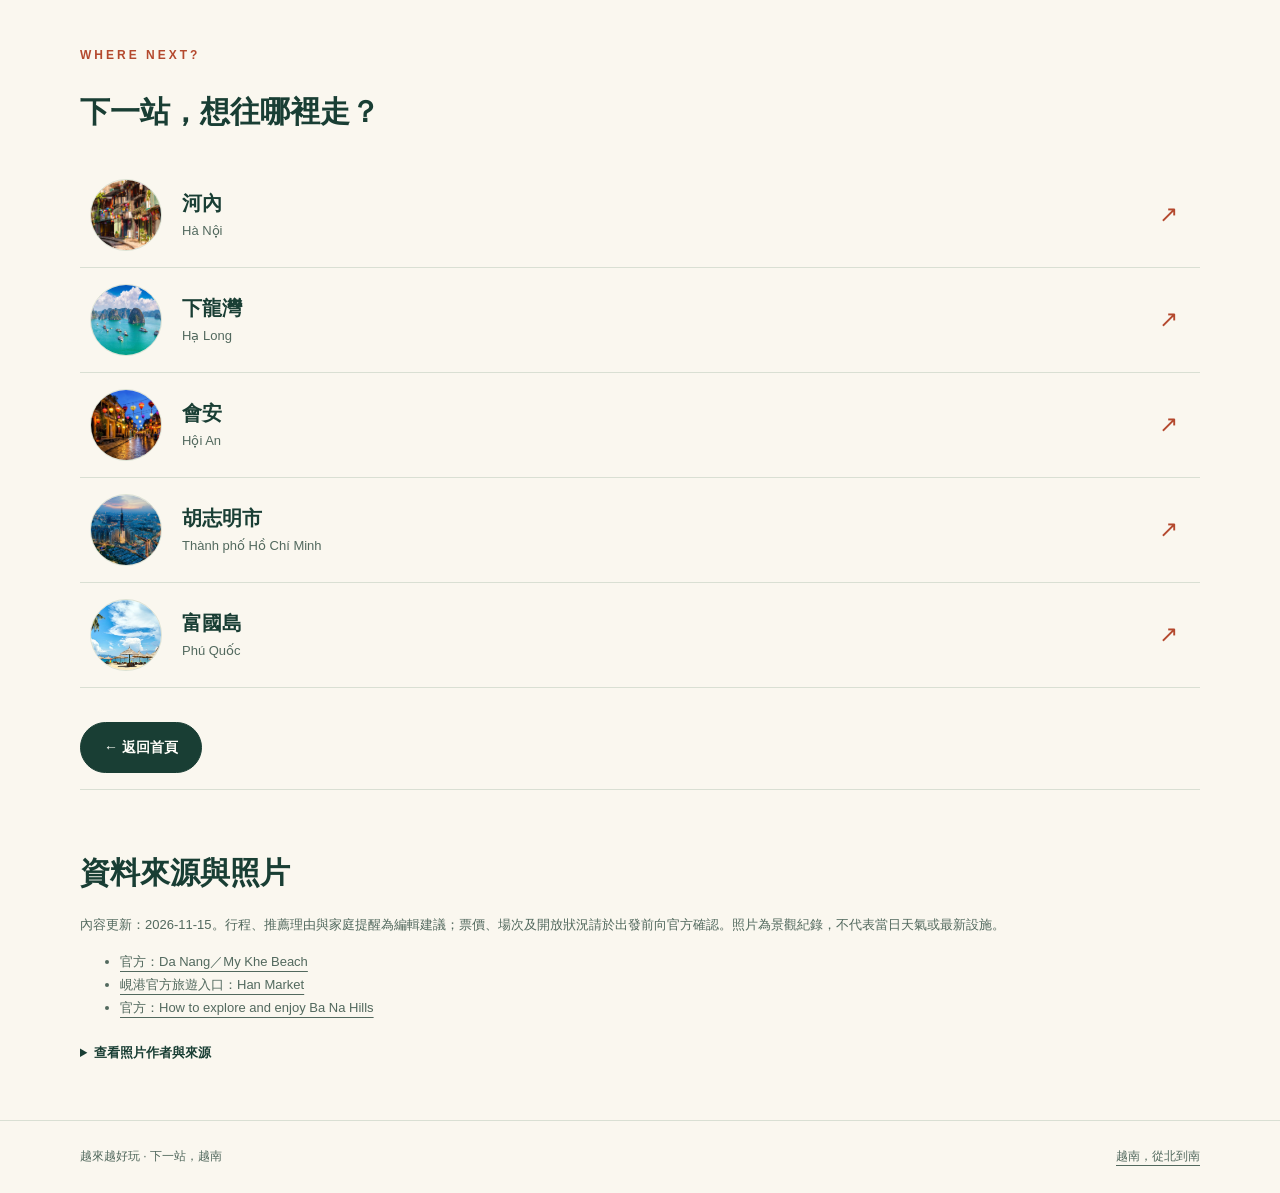
<file: places/da-nang.html>
<!doctype html>
<html lang="zh-Hant"><head><meta charset="utf-8"><meta name="viewport" content="width=device-width, initial-scale=1"><meta name="description" content="峴港 旅行介紹、三個推薦體驗、行程建議與家庭旅遊提醒。"><title>峴港 Đ&#224; Nẵng｜越來越好玩</title><link rel="stylesheet" href="../assets/css/style.css"><script src="../assets/js/main.js" defer></script></head>
<body><a class="skip" href="#main">跳至主要內容</a><header class="site-header"><div class="wrap header-inner"><a class="brand" href="../index.html"><span class="brand-mark" aria-hidden="true">越</span>越來越好玩</a><nav class="header-nav" aria-label="主要導覽"><a href="../index.html#central">探索目的地</a><a href="../index.html#vietnam-guide">第一次去越南</a></nav></div></header>
<main class="wrap" id="main" tabindex="-1"><nav class="breadcrumb" aria-label="麵包屑"><a href="../index.html">首頁</a> / <a href="../index.html#central">中越</a> / <span aria-current="page">峴港</span></nav>
<section class="hero detail-hero" aria-labelledby="title"><div><p class="eyebrow">02 / CENTRAL VIETNAM</p><h1 id="title">峴港 <span class="vn" lang="vi">Đ&#224; Nẵng</span></h1><p class="lead">位於越南中部海岸，峴港可以有兩種步調：在美溪海灘看海、到漢市場逛吃，也能留一天往巴拿山走。喜歡海邊又不想整天待在飯店的人，可以把這裡當作旅行的起點。</p><ul class="tags" aria-label="目的地特色"><li>海邊散步</li><li>山上風景</li><li>市場小吃</li></ul><p class="hero-note">市區與海灘排一天，巴拿山另外留一天，移動會更從容。</p></div><figure class="hero-photo"><img src="../assets/images/da-nang-selected-cover.jpg" alt="藍天下的峴港海岸、沙灘與沿海城市建築" width="1920" height="1280" fetchpriority="high"><figcaption class="photo-label">▲蔚藍海岸與城市並肩延伸，峴港的假期從海風開始。</figcaption></figure></section>
<nav class="detail-nav" aria-label="頁內導覽"><a href="#experiences">三個推薦體驗</a><a href="#itinerary">行程怎麼排</a><a href="#tips">交通與家庭提醒</a><a href="#sources">資料來源</a><a href="#other">其他目的地</a></nav>
<section class="content-section" id="experiences"><p class="eyebrow">A CLOSER LOOK</p><h2>在峴港，試試這三件事</h2><p class="section-intro">挑喜歡的體驗，留一點時間給休息與沿途風景。</p><article class="experience" id="my-khe"><figure><img src="../assets/images/da-nang-my-khe.jpg" alt="美溪海灘的棕櫚樹、沙灘與藍色海面" width="1280" height="836" loading="lazy"><figcaption>▲美溪海灘，留一段時間看海。</figcaption></figure><div class="experience-body"><h3><span class="experience-number">01</span> 美溪海灘 <span class="vn" lang="vi">B&#227;i biển Mỹ Kh&#234;</span></h3><p>美溪海灘是峴港海岸旅行的代表地點。沿著沙岸散步，看看海浪與岸邊生活，不下水也能安排一段海邊時間。</p><dl><dt>推薦理由</dt><dd>活動可以很簡單，適合安排在抵達後或市區行程之間。</dd><dt>家庭旅遊提醒</dt><dd>是否下水以現場旗號、救生人員與海況為準；幼童要有人近距離陪同，玩沙後也要預留清潔與休息時間。</dd></dl><p class="source-link">資料來源：<a href="https://vietnam.travel/place-to-go/south-central-coast-central-highlands/da-nang/">官方：Da Nang／My Khe Beach</a></p></div></article><article class="experience" id="ba-na"><figure><img src="../assets/images/da-nang-ba-na.jpg" alt="巴拿山黃金橋與托住橋面的巨大手掌造景" width="1280" height="1280" loading="lazy"><figcaption>▲巴拿山的黃金橋景觀。</figcaption></figure><div class="experience-body"><h3><span class="experience-number">02</span> 巴拿山佛手橋 <span class="vn" lang="vi">B&#224; N&#224; Hills / Cầu V&#224;ng</span></h3><p>巨大的佛手托起金色橋身，在山林間勾勒出巴拿山醒目的風景。搭乘纜車上山後，可以沿著佛手橋漫步，欣賞周圍山景，再慢慢逛園區；建議獨立安排一天。</p><dl><dt>推薦理由</dt><dd>想在海岸假期裡加入山景與建築造景，可以選這一天換換場景。</dd><dt>家庭旅遊提醒</dt><dd>上山前看天氣並準備外套、雨具與好走的鞋；纜車、設施與套票內容會調整，請向官方確認，不以舊照片判斷當日能見度。</dd></dl><p class="source-link">資料來源：<a href="https://www.vietnam.travel/things-to-do/explore-ba-na-hills">官方：How to explore and enjoy Ba Na Hills</a></p></div></article><article class="experience" id="han-market"><figure><img src="../assets/images/da-nang-market-provided.jpg" alt="漢市場內的商店、服飾與購物人潮" width="606" height="455" loading="lazy"><figcaption>▲漢市場是峴港知名的購物好去處，逛小吃也挑伴手禮。</figcaption></figure><div class="experience-body"><h3><span class="experience-number">03</span> 漢市場 <span class="vn" lang="vi">Chợ H&#224;n</span></h3><p>漢市場是峴港的購物選擇之一，適合看看地方商品、衣物與伴手禮。逛街時先比一比，再決定要帶什麼回家。</p><dl><dt>推薦理由</dt><dd>和海邊活動交錯安排，能看見不同的市區生活。</dd><dt>家庭旅遊提醒</dt><dd>先確認價格、數量與商品內容，留意人潮與隨身物品；食品攜帶與入境限制需另外查證，不因是伴手禮就假設可以帶回台灣。</dd></dl><p class="source-link">資料來源：<a href="https://danangfantasticity.com/en/shopping-2/han-market-2">峴港官方旅遊入口：Han Market</a></p></div></article></section>
<section class="content-section" id="itinerary"><p class="eyebrow">MAKE TIME FOR THE JOURNEY</p><h2>海邊與市區一天，巴拿山另排一天</h2><p class="section-intro">以下為編輯行程建議，並非固定套裝路線；請依天氣、同行者體力與實際預訂調整。</p><ol class="itinerary"><li><span class="step">第 1 天上午</span><strong>漢市場慢慢逛</strong><p>先逛市場與用餐，午後回住宿休息，避免把戶外活動排得太滿。</p></li><li><span class="step">第 1 天傍晚</span><strong>美溪海灘散步</strong><p>依海況選擇玩沙或沿岸走走，再找地方吃晚餐。</p></li><li><span class="step">第 2 天</span><strong>巴拿山一日安排</strong><p>核對交通與票券內容，依體力選園區項目，回市區後以休息為主。</p></li></ol><p class="note">每一天保留一個可以省略的安排，比趕完清單更容易享受旅行。</p></section>
<section class="content-section" id="tips"><p class="eyebrow">BEFORE YOU GO</p><h2>交通與家庭旅遊提醒</h2><div class="tips-grid"><div class="tip-panel"><h3>先想好怎麼移動</h3><ul><li>可搭機抵達峴港國際機場；市內可依行李及同行人數安排計程車、叫車或住宿接送。</li><li>巴拿山屬市區外行程，事先確認來回接送與集合地點，避免只安排去程。</li><li>可與會安搭配旅行，但不要把兩地的所有景點與巴拿山擠在同一天；車程及費用依業者確認。</li></ul><p class="source-link">交通概況參考：<a href="https://vietnam.travel/place-to-go/south-central-coast-central-highlands/da-nang/">Vietnam Tourism：Da Nang</a>，更新日期：2026-11-15。班次、費用及接送服務另行確認。</p></div><div class="tip-panel"><h3>留一點彈性給同行的人</h3><ul><li>海灘活動依海況取捨，不把能下水視為保證。</li><li>巴拿山可能需要較多步行與排隊，先詢問推車、輪椅與同行長輩的動線。</li><li>市場、海邊與山上分別準備適合的衣物、飲水與休息安排。</li></ul><p class="hero-note">以上為規劃建議，不是場館設施或服務保證。</p></div></div></section>

<section class="content-section" id="other"><p class="eyebrow">WHERE NEXT?</p><h2>下一站，想往哪裡走？</h2><nav class="other-nav" aria-label="其他目的地"><a class="next-destination" href="ha-noi.html"><img class="next-avatar" src="../assets/images/ha-noi-selected-cover.jpg" alt="" width="1500" height="600" loading="lazy"><span class="next-label"><span class="next-name">河內</span><span class="next-vietnamese" lang="vi">H&#224; Nội</span></span><span class="next-arrow" aria-hidden="true">↗</span></a><a class="next-destination" href="ha-long.html"><img class="next-avatar" src="../assets/images/ha-long-selected-cover.jpg" alt="" width="1120" height="700" loading="lazy"><span class="next-label"><span class="next-name">下龍灣</span><span class="next-vietnamese" lang="vi">Hạ Long</span></span><span class="next-arrow" aria-hidden="true">↗</span></a><a class="next-destination" href="hoi-an.html"><img class="next-avatar" src="../assets/images/hoi-an-selected-cover.jpg" alt="" width="1200" height="675" loading="lazy"><span class="next-label"><span class="next-name">會安</span><span class="next-vietnamese" lang="vi">Hội An</span></span><span class="next-arrow" aria-hidden="true">↗</span></a><a class="next-destination" href="ho-chi-minh-city.html"><img class="next-avatar" src="../assets/images/ho-chi-minh-selected-cover.jpg" alt="" width="1000" height="667" loading="lazy"><span class="next-label"><span class="next-name">胡志明市</span><span class="next-vietnamese" lang="vi">Th&#224;nh phố Hồ Ch&#237; Minh</span></span><span class="next-arrow" aria-hidden="true">↗</span></a><a class="next-destination" href="phu-quoc.html"><img class="next-avatar" src="../assets/images/phu-quoc-selected-cover.jpg" alt="" width="760" height="506" loading="lazy"><span class="next-label"><span class="next-name">富國島</span><span class="next-vietnamese" lang="vi">Ph&#250; Quốc</span></span><span class="next-arrow" aria-hidden="true">↗</span></a></nav><p><a class="button" href="../index.html">← 返回首頁</a></p></section>
<section id="sources" class="content-section sources"><h2>資料來源與照片</h2><p>內容更新：<time datetime="2026-11-15">2026-11-15</time>。行程、推薦理由與家庭提醒為編輯建議；票價、場次及開放狀況請於出發前向官方確認。照片為景觀紀錄，不代表當日天氣或最新設施。</p><ul><li><a href="https://vietnam.travel/place-to-go/south-central-coast-central-highlands/da-nang/">官方：Da Nang／My Khe Beach</a></li><li><a href="https://danangfantasticity.com/en/shopping-2/han-market-2">峴港官方旅遊入口：Han Market</a></li><li><a href="https://www.vietnam.travel/things-to-do/explore-ba-na-hills">官方：How to explore and enjoy Ba Na Hills</a></li></ul><details><summary>查看照片作者與來源</summary><p>網路圖片縮小尺寸並作版面裁切；CC BY-SA 圖片的衍生版本沿用相同授權。使用者提供照片依其提供脈絡標示，來源狀態如實記錄。</p><ul class="credits"><li>da-nang-selected-cover.jpg：<a href="https://www.galilee.com.tw/danang">加利利旅遊</a>；使用者指定圖片，原作者與公開使用授權待確認。</li><li>da-nang-my-khe.jpg：<a href="https://commons.wikimedia.org/wiki/File:My_Khe_Beach,_Da_Nang,_Vietnam.jpg">. Ray in Manila</a> · <a href="https://creativecommons.org/licenses/by/2.0/">CC BY 2.0</a>。</li><li>da-nang-ba-na.jpg：<a href="https://commons.wikimedia.org/wiki/File:Golden_Bridge_(Vietnam).jpg">Trung Le</a> · <a href="https://creativecommons.org/licenses/by/2.0">CC BY 2.0</a>。</li><li>da-nang-market-provided.jpg：使用者提供；原始網路來源、作者與授權待確認。</li></ul></details></section></main><footer class="site-footer"><div class="wrap footer-inner"><span>越來越好玩 · 下一站，越南</span><a href="../index.html">越南，從北到南</a></div></footer></body></html>
</file>
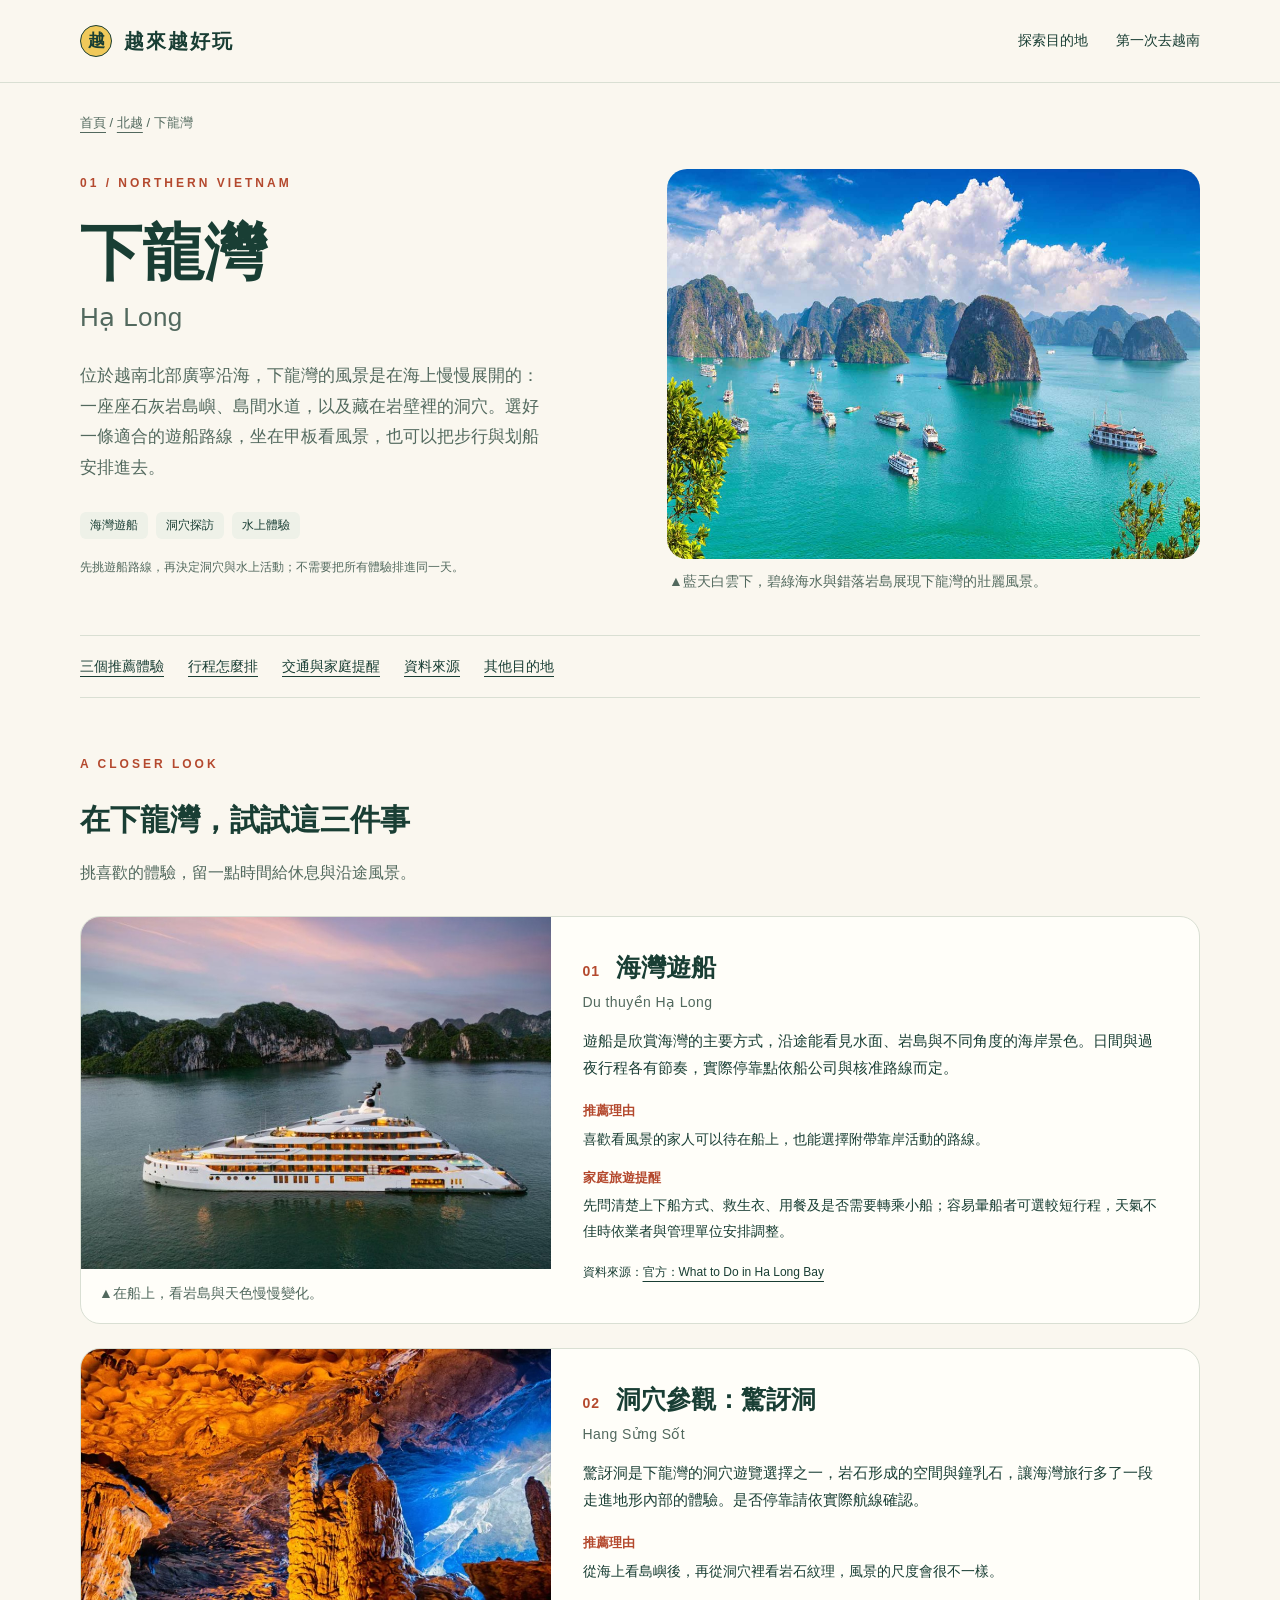
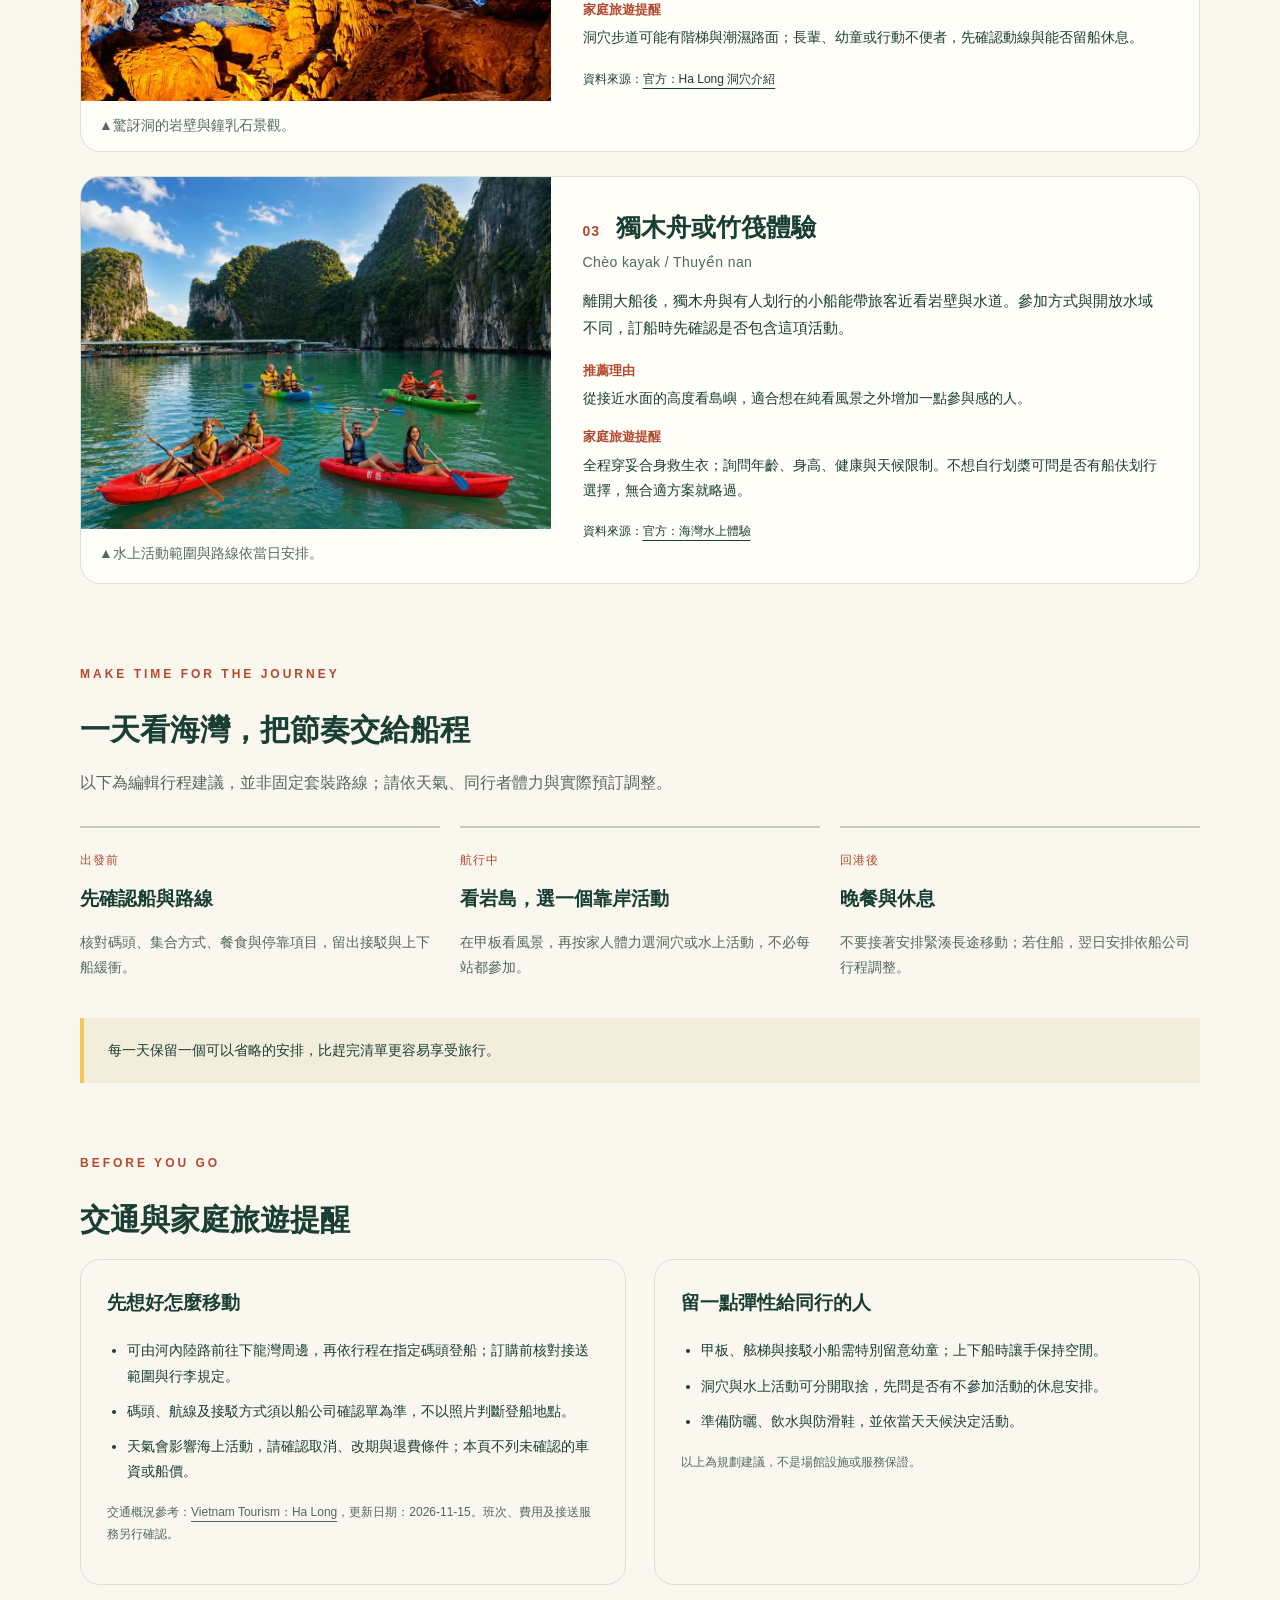
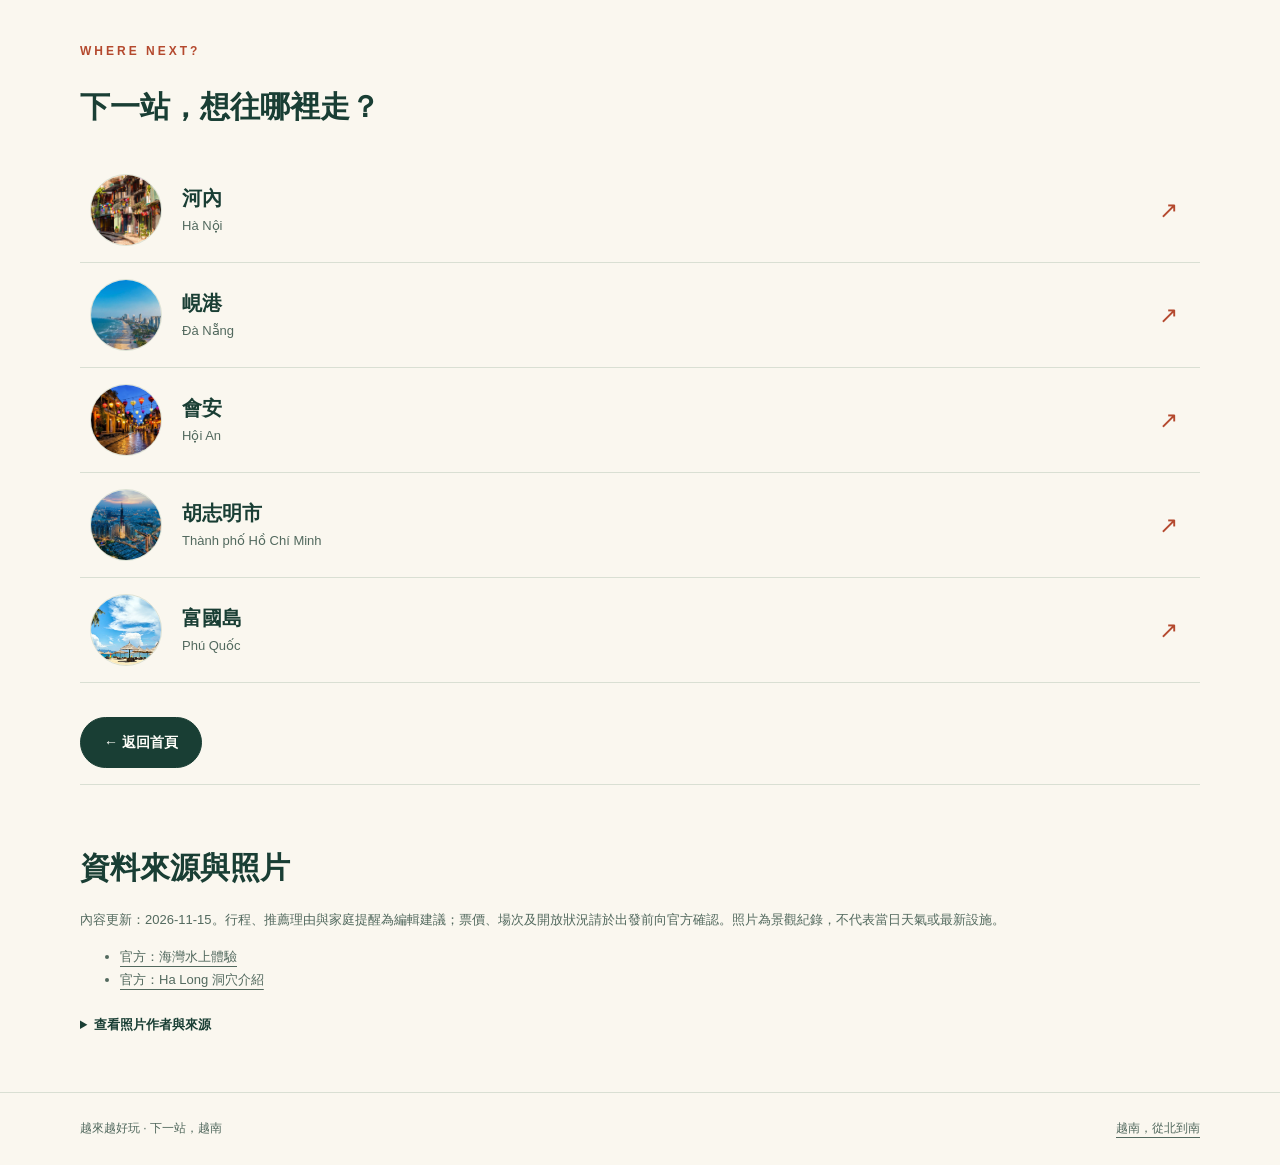
<file: places/ha-long.html>
<!doctype html>
<html lang="zh-Hant"><head><meta charset="utf-8"><meta name="viewport" content="width=device-width, initial-scale=1"><meta name="description" content="下龍灣 旅行介紹、三個推薦體驗、行程建議與家庭旅遊提醒。"><title>下龍灣 Hạ Long｜越來越好玩</title><link rel="stylesheet" href="../assets/css/style.css"><script src="../assets/js/main.js" defer></script></head>
<body><a class="skip" href="#main">跳至主要內容</a><header class="site-header"><div class="wrap header-inner"><a class="brand" href="../index.html"><span class="brand-mark" aria-hidden="true">越</span>越來越好玩</a><nav class="header-nav" aria-label="主要導覽"><a href="../index.html#north">探索目的地</a><a href="../index.html#vietnam-guide">第一次去越南</a></nav></div></header>
<main class="wrap" id="main" tabindex="-1"><nav class="breadcrumb" aria-label="麵包屑"><a href="../index.html">首頁</a> / <a href="../index.html#north">北越</a> / <span aria-current="page">下龍灣</span></nav>
<section class="hero detail-hero" aria-labelledby="title"><div><p class="eyebrow">01 / NORTHERN VIETNAM</p><h1 id="title">下龍灣 <span class="vn" lang="vi">Hạ Long</span></h1><p class="lead">位於越南北部廣寧沿海，下龍灣的風景是在海上慢慢展開的：一座座石灰岩島嶼、島間水道，以及藏在岩壁裡的洞穴。選好一條適合的遊船路線，坐在甲板看風景，也可以把步行與划船安排進去。</p><ul class="tags" aria-label="目的地特色"><li>海灣遊船</li><li>洞穴探訪</li><li>水上體驗</li></ul><p class="hero-note">先挑遊船路線，再決定洞穴與水上活動；不需要把所有體驗排進同一天。</p></div><figure class="hero-photo"><img src="../assets/images/ha-long-selected-cover.jpg" alt="下龍灣藍天白雲、碧綠海水、石灰岩島嶼與遊船全景" width="1120" height="700" fetchpriority="high"><figcaption class="photo-label">▲藍天白雲下，碧綠海水與錯落岩島展現下龍灣的壯麗風景。</figcaption></figure></section>
<nav class="detail-nav" aria-label="頁內導覽"><a href="#experiences">三個推薦體驗</a><a href="#itinerary">行程怎麼排</a><a href="#tips">交通與家庭提醒</a><a href="#sources">資料來源</a><a href="#other">其他目的地</a></nav>
<section class="content-section" id="experiences"><p class="eyebrow">A CLOSER LOOK</p><h2>在下龍灣，試試這三件事</h2><p class="section-intro">挑喜歡的體驗，留一點時間給休息與沿途風景。</p><article class="experience" id="cruise"><figure><img src="../assets/images/ha-long-cruise.jpg" alt="夕陽下的下龍灣遊船、甲板與遠方岩島" width="1280" height="853" loading="lazy"><figcaption>▲在船上，看岩島與天色慢慢變化。</figcaption></figure><div class="experience-body"><h3><span class="experience-number">01</span> 海灣遊船 <span class="vn" lang="vi">Du thuyền Hạ Long</span></h3><p>遊船是欣賞海灣的主要方式，沿途能看見水面、岩島與不同角度的海岸景色。日間與過夜行程各有節奏，實際停靠點依船公司與核准路線而定。</p><dl><dt>推薦理由</dt><dd>喜歡看風景的家人可以待在船上，也能選擇附帶靠岸活動的路線。</dd><dt>家庭旅遊提醒</dt><dd>先問清楚上下船方式、救生衣、用餐及是否需要轉乘小船；容易暈船者可選較短行程，天氣不佳時依業者與管理單位安排調整。</dd></dl><p class="source-link">資料來源：<a href="https://vietnam.travel/things-to-do/what-to-do-in-ha-long-bay/">官方：What to Do in Ha Long Bay</a></p></div></article><article class="experience" id="cave"><figure><img src="../assets/images/ha-long-sung-sot.jpg" alt="驚訝洞內的鐘乳石、岩壁與步道燈光" width="1280" height="853" loading="lazy"><figcaption>▲驚訝洞的岩壁與鐘乳石景觀。</figcaption></figure><div class="experience-body"><h3><span class="experience-number">02</span> 洞穴參觀：驚訝洞 <span class="vn" lang="vi">Hang Sửng Sốt</span></h3><p>驚訝洞是下龍灣的洞穴遊覽選擇之一，岩石形成的空間與鐘乳石，讓海灣旅行多了一段走進地形內部的體驗。是否停靠請依實際航線確認。</p><dl><dt>推薦理由</dt><dd>從海上看島嶼後，再從洞穴裡看岩石紋理，風景的尺度會很不一樣。</dd><dt>家庭旅遊提醒</dt><dd>洞穴步道可能有階梯與潮濕路面；長輩、幼童或行動不便者，先確認動線與能否留船休息。</dd></dl><p class="source-link">資料來源：<a href="https://vietnam.travel/place-to-go/red-river-delta/ha-long/">官方：Ha Long 洞穴介紹</a></p></div></article><article class="experience" id="kayak"><figure><img src="../assets/images/ha-long-kayak.jpg" alt="下龍灣岩壁前的水域與獨木舟活動景觀" width="1280" height="1323" loading="lazy"><figcaption>▲水上活動範圍與路線依當日安排。</figcaption></figure><div class="experience-body"><h3><span class="experience-number">03</span> 獨木舟或竹筏體驗 <span class="vn" lang="vi">Ch&#232;o kayak / Thuyền nan</span></h3><p>離開大船後，獨木舟與有人划行的小船能帶旅客近看岩壁與水道。參加方式與開放水域不同，訂船時先確認是否包含這項活動。</p><dl><dt>推薦理由</dt><dd>從接近水面的高度看島嶼，適合想在純看風景之外增加一點參與感的人。</dd><dt>家庭旅遊提醒</dt><dd>全程穿妥合身救生衣；詢問年齡、身高、健康與天候限制。不想自行划槳可問是否有船伕划行選擇，無合適方案就略過。</dd></dl><p class="source-link">資料來源：<a href="https://vietnam.travel/things-to-do/what-to-do-in-ha-long-bay/">官方：海灣水上體驗</a></p></div></article></section>
<section class="content-section" id="itinerary"><p class="eyebrow">MAKE TIME FOR THE JOURNEY</p><h2>一天看海灣，把節奏交給船程</h2><p class="section-intro">以下為編輯行程建議，並非固定套裝路線；請依天氣、同行者體力與實際預訂調整。</p><ol class="itinerary"><li><span class="step">出發前</span><strong>先確認船與路線</strong><p>核對碼頭、集合方式、餐食與停靠項目，留出接駁與上下船緩衝。</p></li><li><span class="step">航行中</span><strong>看岩島，選一個靠岸活動</strong><p>在甲板看風景，再按家人體力選洞穴或水上活動，不必每站都參加。</p></li><li><span class="step">回港後</span><strong>晚餐與休息</strong><p>不要接著安排緊湊長途移動；若住船，翌日安排依船公司行程調整。</p></li></ol><p class="note">每一天保留一個可以省略的安排，比趕完清單更容易享受旅行。</p></section>
<section class="content-section" id="tips"><p class="eyebrow">BEFORE YOU GO</p><h2>交通與家庭旅遊提醒</h2><div class="tips-grid"><div class="tip-panel"><h3>先想好怎麼移動</h3><ul><li>可由河內陸路前往下龍灣周邊，再依行程在指定碼頭登船；訂購前核對接送範圍與行李規定。</li><li>碼頭、航線及接駁方式須以船公司確認單為準，不以照片判斷登船地點。</li><li>天氣會影響海上活動，請確認取消、改期與退費條件；本頁不列未確認的車資或船價。</li></ul><p class="source-link">交通概況參考：<a href="https://vietnam.travel/place-to-go/red-river-delta/ha-long/">Vietnam Tourism：Ha Long</a>，更新日期：2026-11-15。班次、費用及接送服務另行確認。</p></div><div class="tip-panel"><h3>留一點彈性給同行的人</h3><ul><li>甲板、舷梯與接駁小船需特別留意幼童；上下船時讓手保持空閒。</li><li>洞穴與水上活動可分開取捨，先問是否有不參加活動的休息安排。</li><li>準備防曬、飲水與防滑鞋，並依當天天候決定活動。</li></ul><p class="hero-note">以上為規劃建議，不是場館設施或服務保證。</p></div></div></section>

<section class="content-section" id="other"><p class="eyebrow">WHERE NEXT?</p><h2>下一站，想往哪裡走？</h2><nav class="other-nav" aria-label="其他目的地"><a class="next-destination" href="ha-noi.html"><img class="next-avatar" src="../assets/images/ha-noi-selected-cover.jpg" alt="" width="1500" height="600" loading="lazy"><span class="next-label"><span class="next-name">河內</span><span class="next-vietnamese" lang="vi">H&#224; Nội</span></span><span class="next-arrow" aria-hidden="true">↗</span></a><a class="next-destination" href="da-nang.html"><img class="next-avatar" src="../assets/images/da-nang-selected-cover.jpg" alt="" width="1920" height="1280" loading="lazy"><span class="next-label"><span class="next-name">峴港</span><span class="next-vietnamese" lang="vi">Đ&#224; Nẵng</span></span><span class="next-arrow" aria-hidden="true">↗</span></a><a class="next-destination" href="hoi-an.html"><img class="next-avatar" src="../assets/images/hoi-an-selected-cover.jpg" alt="" width="1200" height="675" loading="lazy"><span class="next-label"><span class="next-name">會安</span><span class="next-vietnamese" lang="vi">Hội An</span></span><span class="next-arrow" aria-hidden="true">↗</span></a><a class="next-destination" href="ho-chi-minh-city.html"><img class="next-avatar" src="../assets/images/ho-chi-minh-selected-cover.jpg" alt="" width="1000" height="667" loading="lazy"><span class="next-label"><span class="next-name">胡志明市</span><span class="next-vietnamese" lang="vi">Th&#224;nh phố Hồ Ch&#237; Minh</span></span><span class="next-arrow" aria-hidden="true">↗</span></a><a class="next-destination" href="phu-quoc.html"><img class="next-avatar" src="../assets/images/phu-quoc-selected-cover.jpg" alt="" width="760" height="506" loading="lazy"><span class="next-label"><span class="next-name">富國島</span><span class="next-vietnamese" lang="vi">Ph&#250; Quốc</span></span><span class="next-arrow" aria-hidden="true">↗</span></a></nav><p><a class="button" href="../index.html">← 返回首頁</a></p></section>
<section id="sources" class="content-section sources"><h2>資料來源與照片</h2><p>內容更新：<time datetime="2026-11-15">2026-11-15</time>。行程、推薦理由與家庭提醒為編輯建議；票價、場次及開放狀況請於出發前向官方確認。照片為景觀紀錄，不代表當日天氣或最新設施。</p><ul><li><a href="https://vietnam.travel/things-to-do/what-to-do-in-ha-long-bay/">官方：海灣水上體驗</a></li><li><a href="https://vietnam.travel/place-to-go/red-river-delta/ha-long/">官方：Ha Long 洞穴介紹</a></li></ul><details><summary>查看照片作者與來源</summary><p>網路圖片縮小尺寸並作版面裁切；CC BY-SA 圖片的衍生版本沿用相同授權。使用者提供照片依其提供脈絡標示，來源狀態如實記錄。</p><ul class="credits"><li>ha-long-selected-cover.jpg：<a href="https://tttrips.com/article/252">橘子貓 TTtrips：下龍灣旅遊</a>；使用者指定圖片，原作者與公開使用授權待確認。</li><li>ha-long-cruise.jpg：<a href="https://commons.wikimedia.org/wiki/File:A_line_up_of_cruise_boats_on_the_Ha_Long_Bay_(31598856166).jpg">shankar s. from Dubai, united arab emirates</a> · <a href="https://creativecommons.org/licenses/by/2.0">CC BY 2.0</a>。</li><li>ha-long-sung-sot.jpg：<a href="https://commons.wikimedia.org/wiki/File:Sung_Sot_Cave,_Ha_Long_Bay,_northern_Vietnam_(17)_(38514059342).jpg">Richard Mortel from Riyadh, Saudi Arabia</a> · <a href="https://creativecommons.org/licenses/by/2.0">CC BY 2.0</a>。</li><li>ha-long-kayak.jpg：<a href="https://commons.wikimedia.org/wiki/File:Kayaking_in_Ha_Long_Bay.jpg">Radek Kucharski</a> · <a href="https://creativecommons.org/licenses/by/2.0">CC BY 2.0</a>。</li></ul></details></section></main><footer class="site-footer"><div class="wrap footer-inner"><span>越來越好玩 · 下一站，越南</span><a href="../index.html">越南，從北到南</a></div></footer></body></html>
</file>
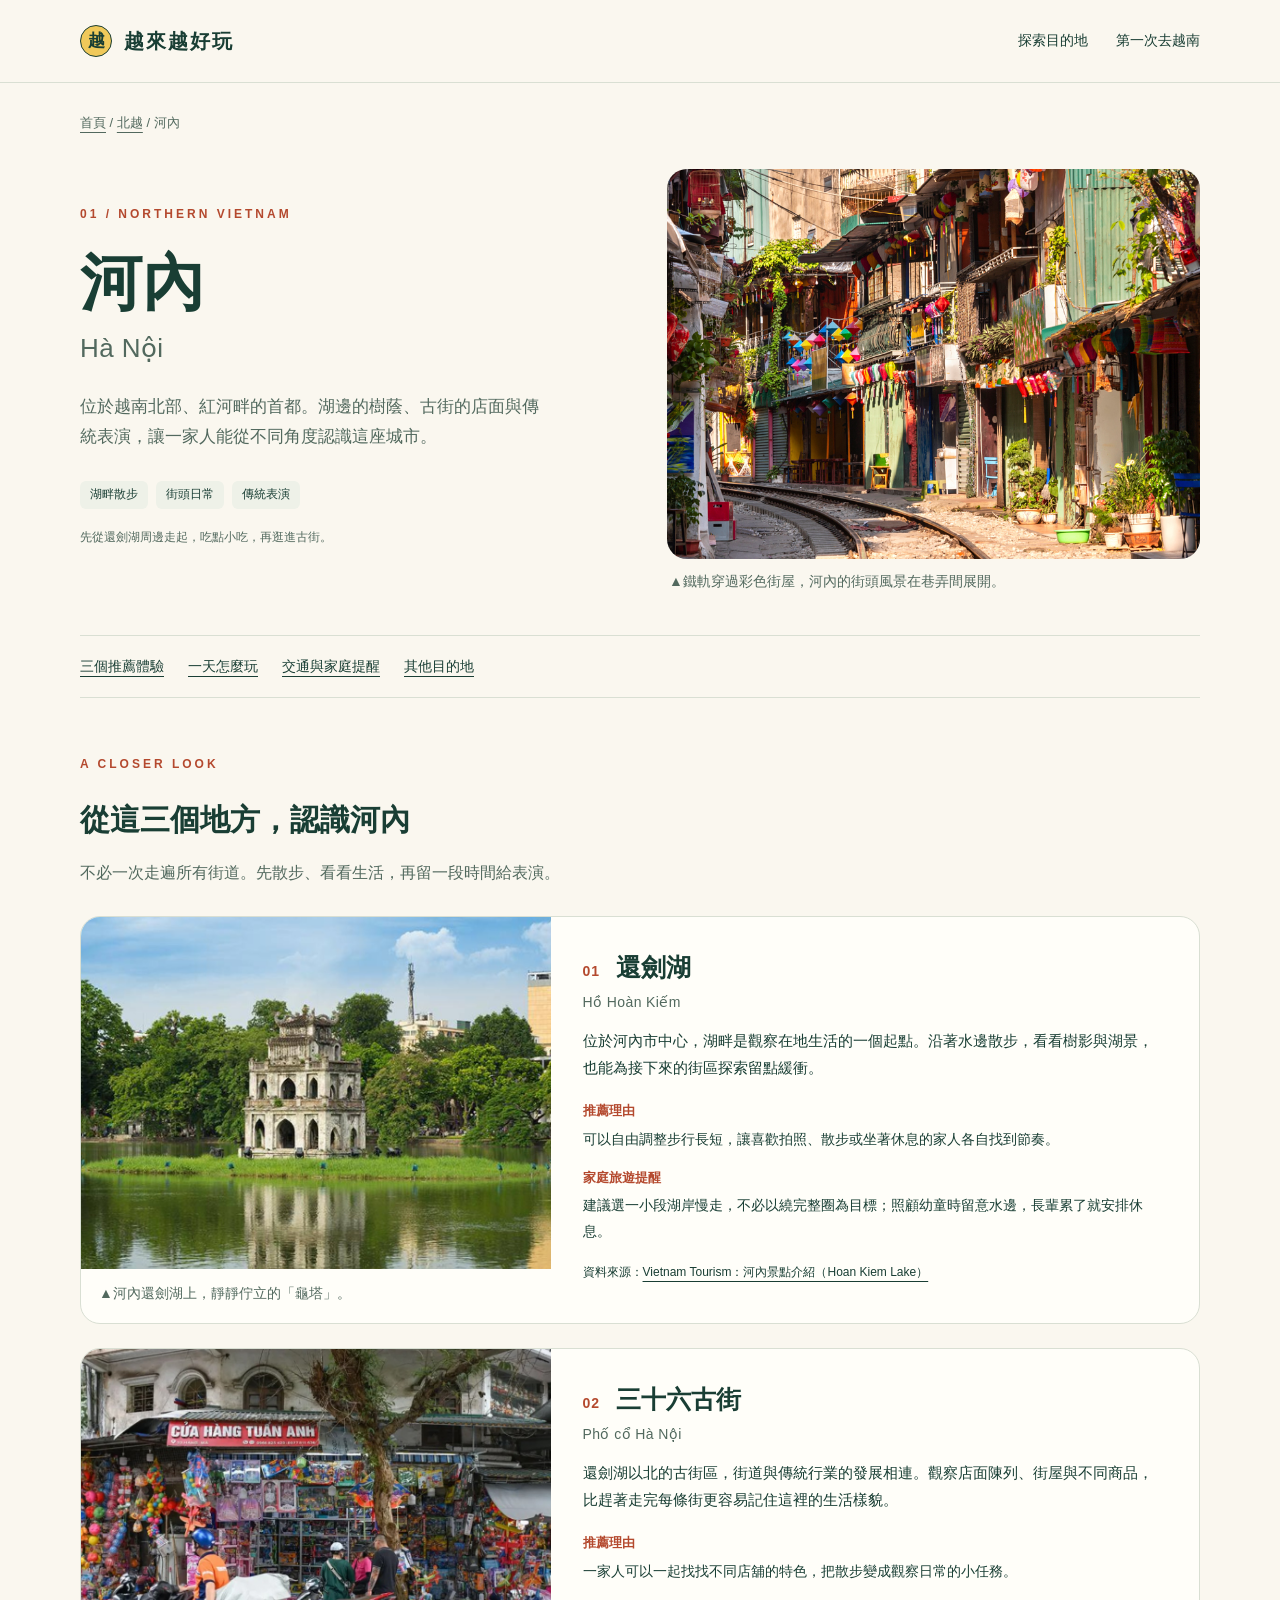
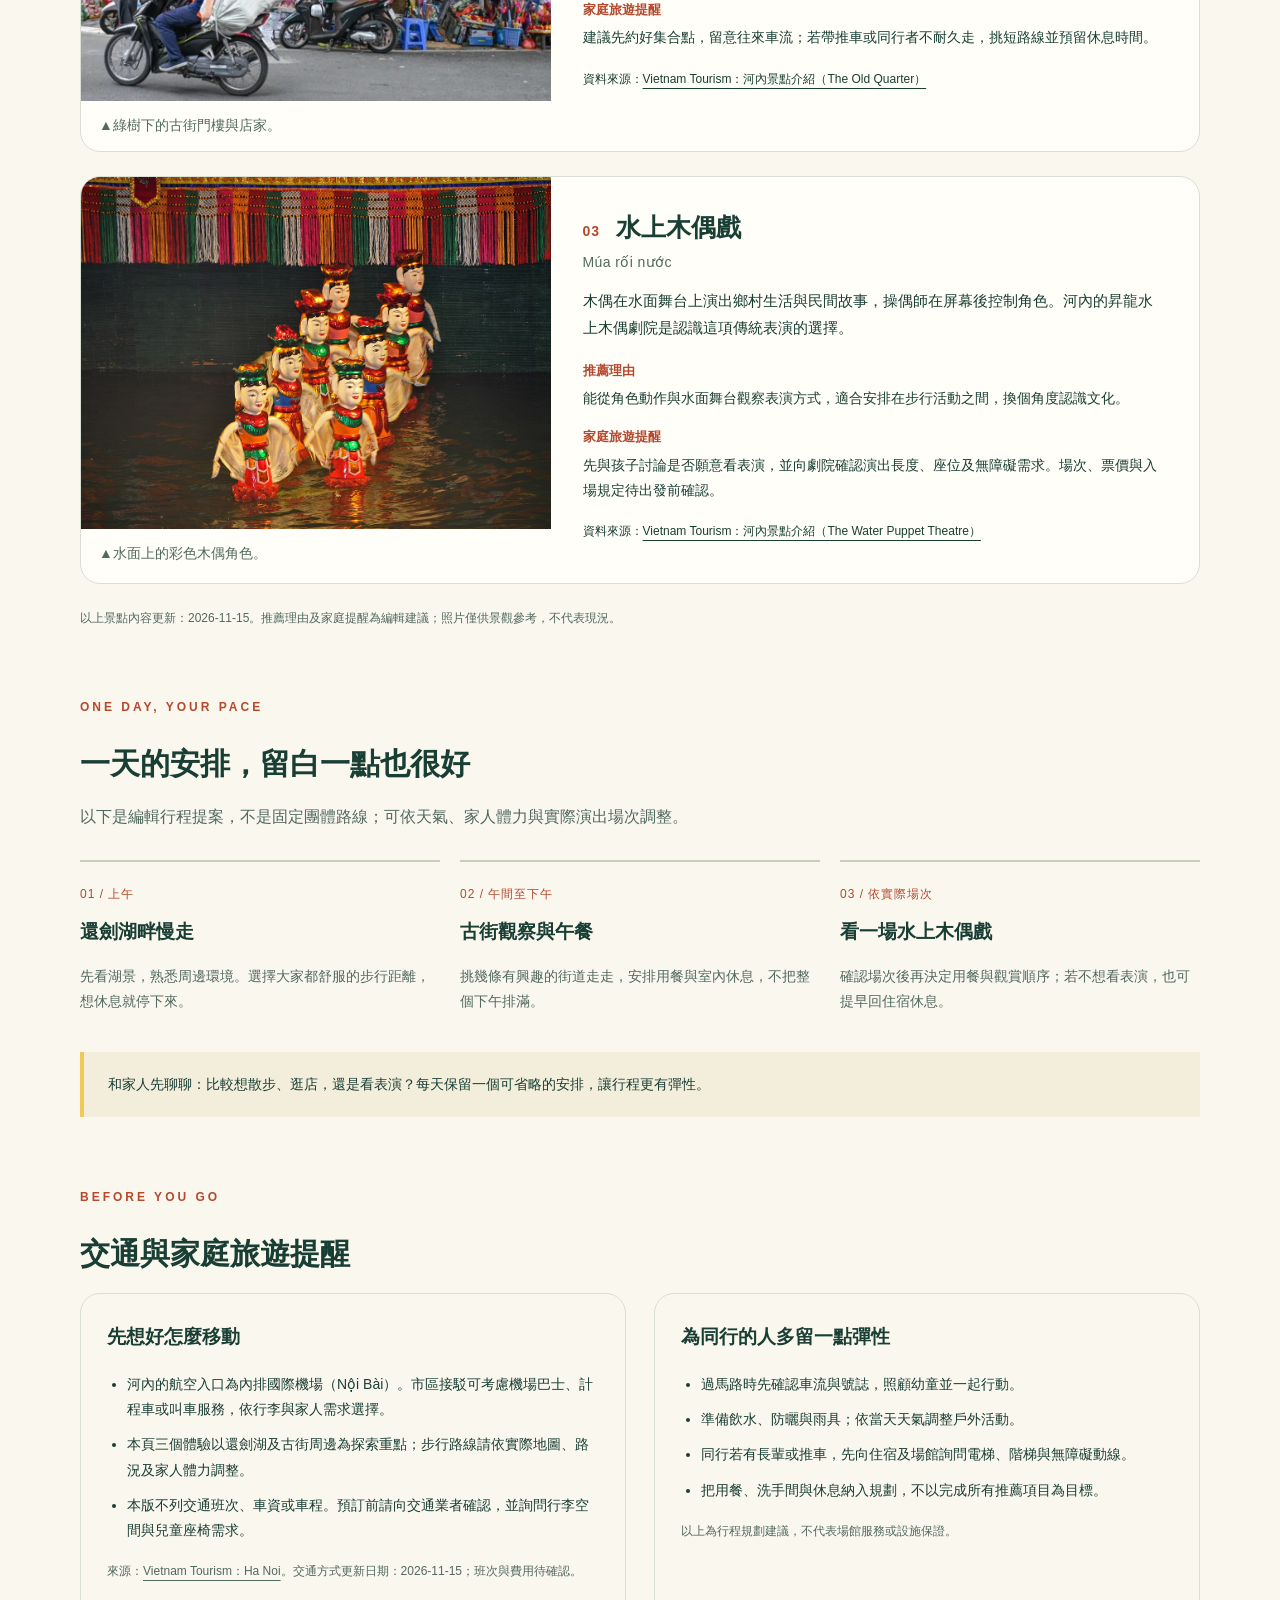
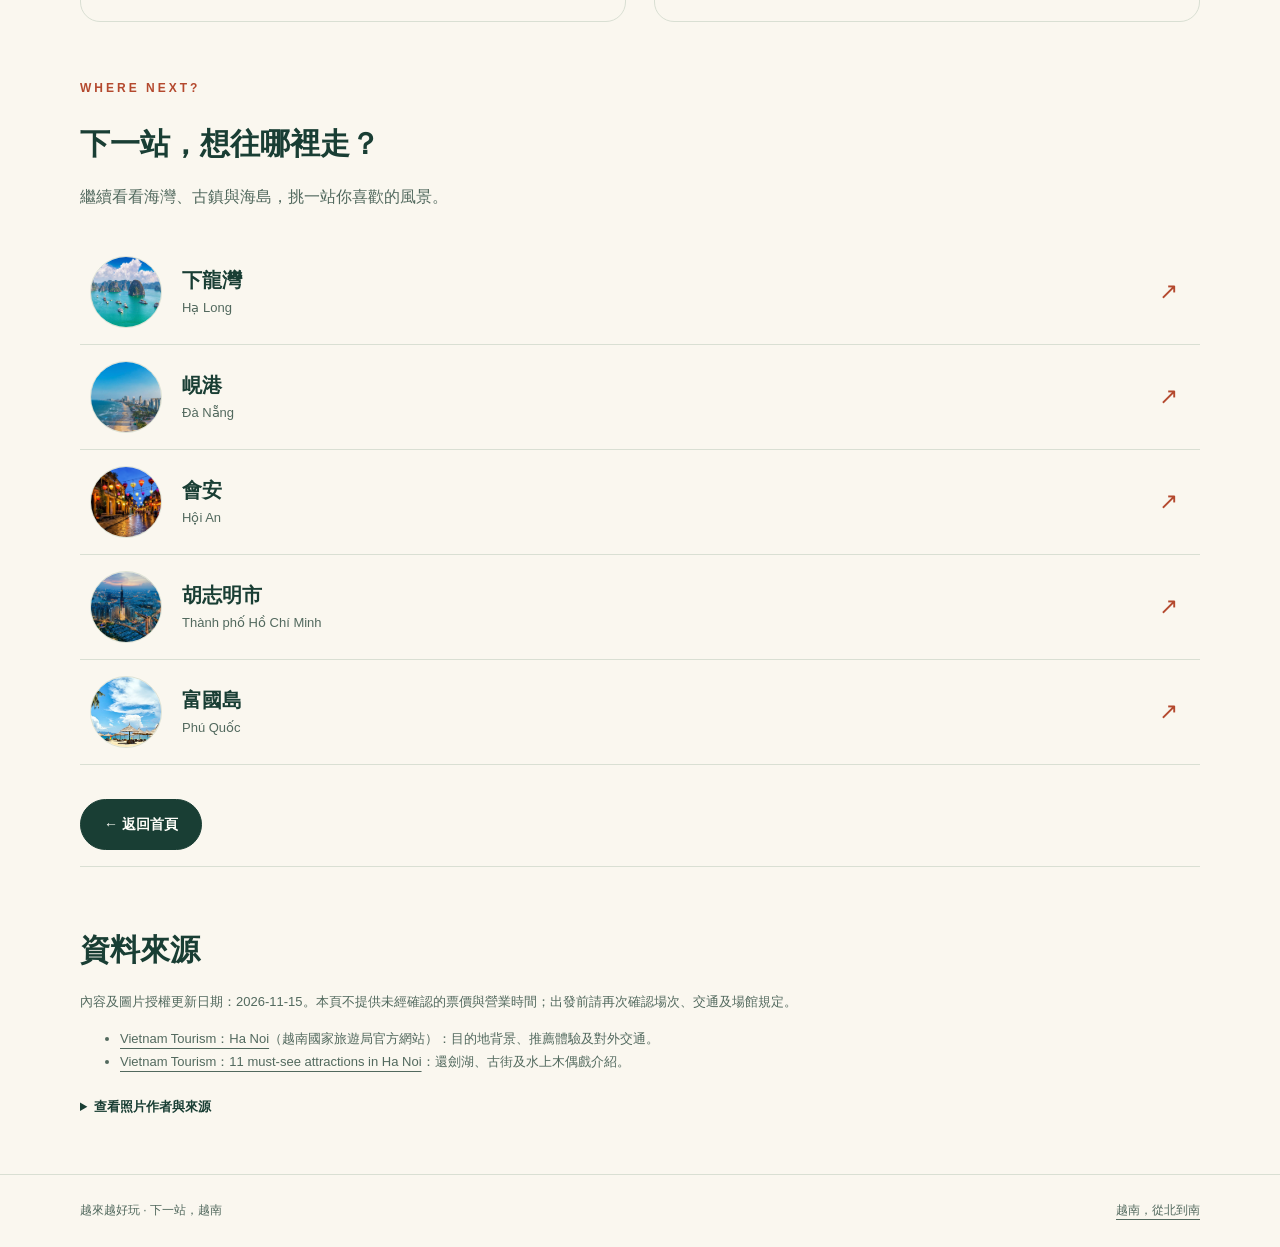
<file: places/ha-noi.html>
<!doctype html>
<html lang="zh-Hant">
<head><meta charset="utf-8"><meta name="viewport" content="width=device-width, initial-scale=1"><meta name="description" content="認識河內還劍湖、三十六古街與水上木偶戲，附家庭行程提案與交通提醒。"><title>河內 Hà Nội｜越來越好玩</title><link rel="stylesheet" href="../assets/css/style.css"><script src="../assets/js/main.js" defer></script></head>
<body><a class="skip" href="#main">跳至主要內容</a><header class="site-header"><div class="wrap header-inner"><a class="brand" href="../index.html"><span class="brand-mark" aria-hidden="true">越</span>越來越好玩</a><nav class="header-nav" aria-label="主要導覽"><a href="../index.html#north">探索目的地</a><a href="../index.html#vietnam-guide">第一次去越南</a></nav></div></header>
<main class="wrap" id="main" tabindex="-1"><nav class="breadcrumb" aria-label="麵包屑"><a href="../index.html">首頁</a> / <a href="../index.html#north">北越</a> / <span aria-current="page">河內</span></nav>
<section class="hero detail-hero" aria-labelledby="title"><div><p class="eyebrow">01 / NORTHERN VIETNAM</p><h1 id="title">河內 <span class="vn" lang="vi">Hà Nội</span></h1><p class="lead">位於越南北部、紅河畔的首都。湖邊的樹蔭、古街的店面與傳統表演，讓一家人能從不同角度認識這座城市。</p><ul class="tags" aria-label="河內特色"><li>湖畔散步</li><li>街頭日常</li><li>傳統表演</li></ul><p class="hero-note">先從還劍湖周邊走起，吃點小吃，再逛進古街。</p></div><figure class="hero-photo"><img src="../assets/images/ha-noi-selected-cover.jpg" alt="河內火車街兩側的彩色店家、綠意與鐵軌" width="1500" height="600" fetchpriority="high"><figcaption class="photo-label">▲鐵軌穿過彩色街屋，河內的街頭風景在巷弄間展開。</figcaption></figure></section>
<nav class="detail-nav" aria-label="河內頁內導覽"><a href="#experiences">三個推薦體驗</a><a href="#itinerary">一天怎麼玩</a><a href="#tips">交通與家庭提醒</a><a href="#other">其他目的地</a></nav>
<section class="content-section" id="experiences"><p class="eyebrow">A CLOSER LOOK</p><h2>從這三個地方，認識河內</h2><p class="section-intro">不必一次走遍所有街道。先散步、看看生活，再留一段時間給表演。</p>
<article class="experience" id="hoan-kiem"><figure><img src="../assets/images/ha-noi-turtle-tower.jpg" alt="還劍湖的龜塔、島上綠草與水面倒影" width="1280" height="853" loading="lazy"><figcaption>▲河內還劍湖上，靜靜佇立的「龜塔」。</figcaption></figure><div class="experience-body"><h3><span class="experience-number">01</span> 還劍湖 <span class="vn" lang="vi">Hồ Hoàn Kiếm</span></h3><p>位於河內市中心，湖畔是觀察在地生活的一個起點。沿著水邊散步，看看樹影與湖景，也能為接下來的街區探索留點緩衝。</p><dl><dt>推薦理由</dt><dd>可以自由調整步行長短，讓喜歡拍照、散步或坐著休息的家人各自找到節奏。</dd><dt>家庭旅遊提醒</dt><dd>建議選一小段湖岸慢走，不必以繞完整圈為目標；照顧幼童時留意水邊，長輩累了就安排休息。</dd></dl><p class="source-link">資料來源：<a href="https://vietnam.travel/things-to-do/11-must-see-attractions-ha-noi/">Vietnam Tourism：河內景點介紹（Hoan Kiem Lake）</a></p></div></article>
<article class="experience" id="old-quarter"><figure><img src="../assets/images/ha-noi-old-quarter-street.jpg" alt="河內古街綠樹下的黃色門樓、店家與行人" width="1280" height="853" loading="lazy"><figcaption>▲綠樹下的古街門樓與店家。</figcaption></figure><div class="experience-body"><h3><span class="experience-number">02</span> 三十六古街 <span class="vn" lang="vi">Phố cổ Hà Nội</span></h3><p>還劍湖以北的古街區，街道與傳統行業的發展相連。觀察店面陳列、街屋與不同商品，比趕著走完每條街更容易記住這裡的生活樣貌。</p><dl><dt>推薦理由</dt><dd>一家人可以一起找找不同店舖的特色，把散步變成觀察日常的小任務。</dd><dt>家庭旅遊提醒</dt><dd>建議先約好集合點，留意往來車流；若帶推車或同行者不耐久走，挑短路線並預留休息時間。</dd></dl><p class="source-link">資料來源：<a href="https://vietnam.travel/things-to-do/11-must-see-attractions-ha-noi/">Vietnam Tourism：河內景點介紹（The Old Quarter）</a></p></div></article>
<article class="experience" id="water-puppets"><figure><img src="../assets/images/ha-noi-puppet-performance.jpg" alt="水上木偶戲演出中，多個彩色角色在水面上列隊" width="1280" height="850" loading="lazy"><figcaption>▲水面上的彩色木偶角色。</figcaption></figure><div class="experience-body"><h3><span class="experience-number">03</span> 水上木偶戲 <span class="vn" lang="vi">Múa rối nước</span></h3><p>木偶在水面舞台上演出鄉村生活與民間故事，操偶師在屏幕後控制角色。河內的昇龍水上木偶劇院是認識這項傳統表演的選擇。</p><dl><dt>推薦理由</dt><dd>能從角色動作與水面舞台觀察表演方式，適合安排在步行活動之間，換個角度認識文化。</dd><dt>家庭旅遊提醒</dt><dd>先與孩子討論是否願意看表演，並向劇院確認演出長度、座位及無障礙需求。場次、票價與入場規定待出發前確認。</dd></dl><p class="source-link">資料來源：<a href="https://vietnam.travel/things-to-do/11-must-see-attractions-ha-noi/">Vietnam Tourism：河內景點介紹（The Water Puppet Theatre）</a></p></div></article>
<p class="hero-note">以上景點內容更新：2026-11-15。推薦理由及家庭提醒為編輯建議；照片僅供景觀參考，不代表現況。</p></section>
<section class="content-section" id="itinerary"><p class="eyebrow">ONE DAY, YOUR PACE</p><h2>一天的安排，留白一點也很好</h2><p class="section-intro">以下是編輯行程提案，不是固定團體路線；可依天氣、家人體力與實際演出場次調整。</p><ol class="itinerary"><li><span class="step">01 / 上午</span><strong>還劍湖畔慢走</strong><p>先看湖景，熟悉周邊環境。選擇大家都舒服的步行距離，想休息就停下來。</p></li><li><span class="step">02 / 午間至下午</span><strong>古街觀察與午餐</strong><p>挑幾條有興趣的街道走走，安排用餐與室內休息，不把整個下午排滿。</p></li><li><span class="step">03 / 依實際場次</span><strong>看一場水上木偶戲</strong><p>確認場次後再決定用餐與觀賞順序；若不想看表演，也可提早回住宿休息。</p></li></ol><p class="note">和家人先聊聊：比較想散步、逛店，還是看表演？每天保留一個可省略的安排，讓行程更有彈性。</p></section>
<section class="content-section" id="tips"><p class="eyebrow">BEFORE YOU GO</p><h2>交通與家庭旅遊提醒</h2><div class="tips-grid"><div class="tip-panel"><h3>先想好怎麼移動</h3><ul><li>河內的航空入口為內排國際機場（Nội Bài）。市區接駁可考慮機場巴士、計程車或叫車服務，依行李與家人需求選擇。</li><li>本頁三個體驗以還劍湖及古街周邊為探索重點；步行路線請依實際地圖、路況及家人體力調整。</li><li>本版不列交通班次、車資或車程。預訂前請向交通業者確認，並詢問行李空間與兒童座椅需求。</li></ul><p class="source-link">來源：<a href="https://vietnam.travel/place-to-go/red-river-delta/ha-noi/">Vietnam Tourism：Ha Noi</a>。交通方式更新日期：2026-11-15；班次與費用待確認。</p></div><div class="tip-panel"><h3>為同行的人多留一點彈性</h3><ul><li>過馬路時先確認車流與號誌，照顧幼童並一起行動。</li><li>準備飲水、防曬與雨具；依當天天氣調整戶外活動。</li><li>同行若有長輩或推車，先向住宿及場館詢問電梯、階梯與無障礙動線。</li><li>把用餐、洗手間與休息納入規劃，不以完成所有推薦項目為目標。</li></ul><p class="hero-note">以上為行程規劃建議，不代表場館服務或設施保證。</p></div></div></section>

<section class="content-section" id="other"><p class="eyebrow">WHERE NEXT?</p><h2>下一站，想往哪裡走？</h2><p class="section-intro">繼續看看海灣、古鎮與海島，挑一站你喜歡的風景。</p><nav class="other-nav" aria-label="其他目的地"><a class="next-destination" href="ha-long.html"><img class="next-avatar" src="../assets/images/ha-long-selected-cover.jpg" alt="" width="1120" height="700" loading="lazy"><span class="next-label"><span class="next-name">下龍灣</span><span class="next-vietnamese" lang="vi">Hạ Long</span></span><span class="next-arrow" aria-hidden="true">↗</span></a><a class="next-destination" href="da-nang.html"><img class="next-avatar" src="../assets/images/da-nang-selected-cover.jpg" alt="" width="1920" height="1280" loading="lazy"><span class="next-label"><span class="next-name">峴港</span><span class="next-vietnamese" lang="vi">Đ&#224; Nẵng</span></span><span class="next-arrow" aria-hidden="true">↗</span></a><a class="next-destination" href="hoi-an.html"><img class="next-avatar" src="../assets/images/hoi-an-selected-cover.jpg" alt="" width="1200" height="675" loading="lazy"><span class="next-label"><span class="next-name">會安</span><span class="next-vietnamese" lang="vi">Hội An</span></span><span class="next-arrow" aria-hidden="true">↗</span></a><a class="next-destination" href="ho-chi-minh-city.html"><img class="next-avatar" src="../assets/images/ho-chi-minh-selected-cover.jpg" alt="" width="1000" height="667" loading="lazy"><span class="next-label"><span class="next-name">胡志明市</span><span class="next-vietnamese" lang="vi">Th&#224;nh phố Hồ Ch&#237; Minh</span></span><span class="next-arrow" aria-hidden="true">↗</span></a><a class="next-destination" href="phu-quoc.html"><img class="next-avatar" src="../assets/images/phu-quoc-selected-cover.jpg" alt="" width="760" height="506" loading="lazy"><span class="next-label"><span class="next-name">富國島</span><span class="next-vietnamese" lang="vi">Ph&#250; Quốc</span></span><span class="next-arrow" aria-hidden="true">↗</span></a></nav><p><a class="button" href="../index.html">← 返回首頁</a></p></section>
<section id="sources" class="content-section sources"><h2>資料來源</h2><p>內容及圖片授權更新日期：<time datetime="2026-11-15">2026-11-15</time>。本頁不提供未經確認的票價與營業時間；出發前請再次確認場次、交通及場館規定。</p><ul><li><a href="https://vietnam.travel/place-to-go/red-river-delta/ha-noi/">Vietnam Tourism：Ha Noi</a>（越南國家旅遊局官方網站）：目的地背景、推薦體驗及對外交通。</li><li><a href="https://vietnam.travel/things-to-do/11-must-see-attractions-ha-noi/">Vietnam Tourism：11 must-see attractions in Ha Noi</a>：還劍湖、古街及水上木偶戲介紹。</li></ul><details><summary>查看照片作者與來源</summary><p>照片縮小與顯示裁切；CC BY-SA 圖片衍生版本沿用相同授權。</p><ul class="credits"><li>ha-noi-selected-cover.jpg：<a href="https://www.getyourguide.com/zh-tw/explorer/hanoi-ttd205/">GetYourGuide</a>；使用者指定圖片，原作者與公開使用授權待確認。</li><li>ha-noi-turtle-tower.jpg：<a href="https://commons.wikimedia.org/wiki/File:Hoan_Kiem_Lake,_Turtle_Tower,_Daytime_(20231223)_(53489228584).jpg">Takeshi Aida</a> · <a href="https://creativecommons.org/licenses/by-sa/2.0/">CC BY-SA 2.0</a>。</li><li>ha-noi-old-quarter-street.jpg：<a href="https://commons.wikimedia.org/wiki/File:Old_Quarter,_Hanoi_(24)_(37781275814).jpg">Richard Mortel</a> · <a href="https://creativecommons.org/licenses/by/2.0/">CC BY 2.0</a>。</li><li>ha-noi-puppet-performance.jpg：<a href="https://commons.wikimedia.org/wiki/File:Water_Puppets_in_Hanoi,_Vietnam_(3486645827).jpg">Dennis G. Jarvis</a> · <a href="https://creativecommons.org/licenses/by-sa/2.0/">CC BY-SA 2.0</a>。</li></ul></details></section></main>
<footer class="site-footer"><div class="wrap footer-inner"><span>越來越好玩 · 下一站，越南</span><a href="../index.html">越南，從北到南</a></div></footer></body></html>
</file>
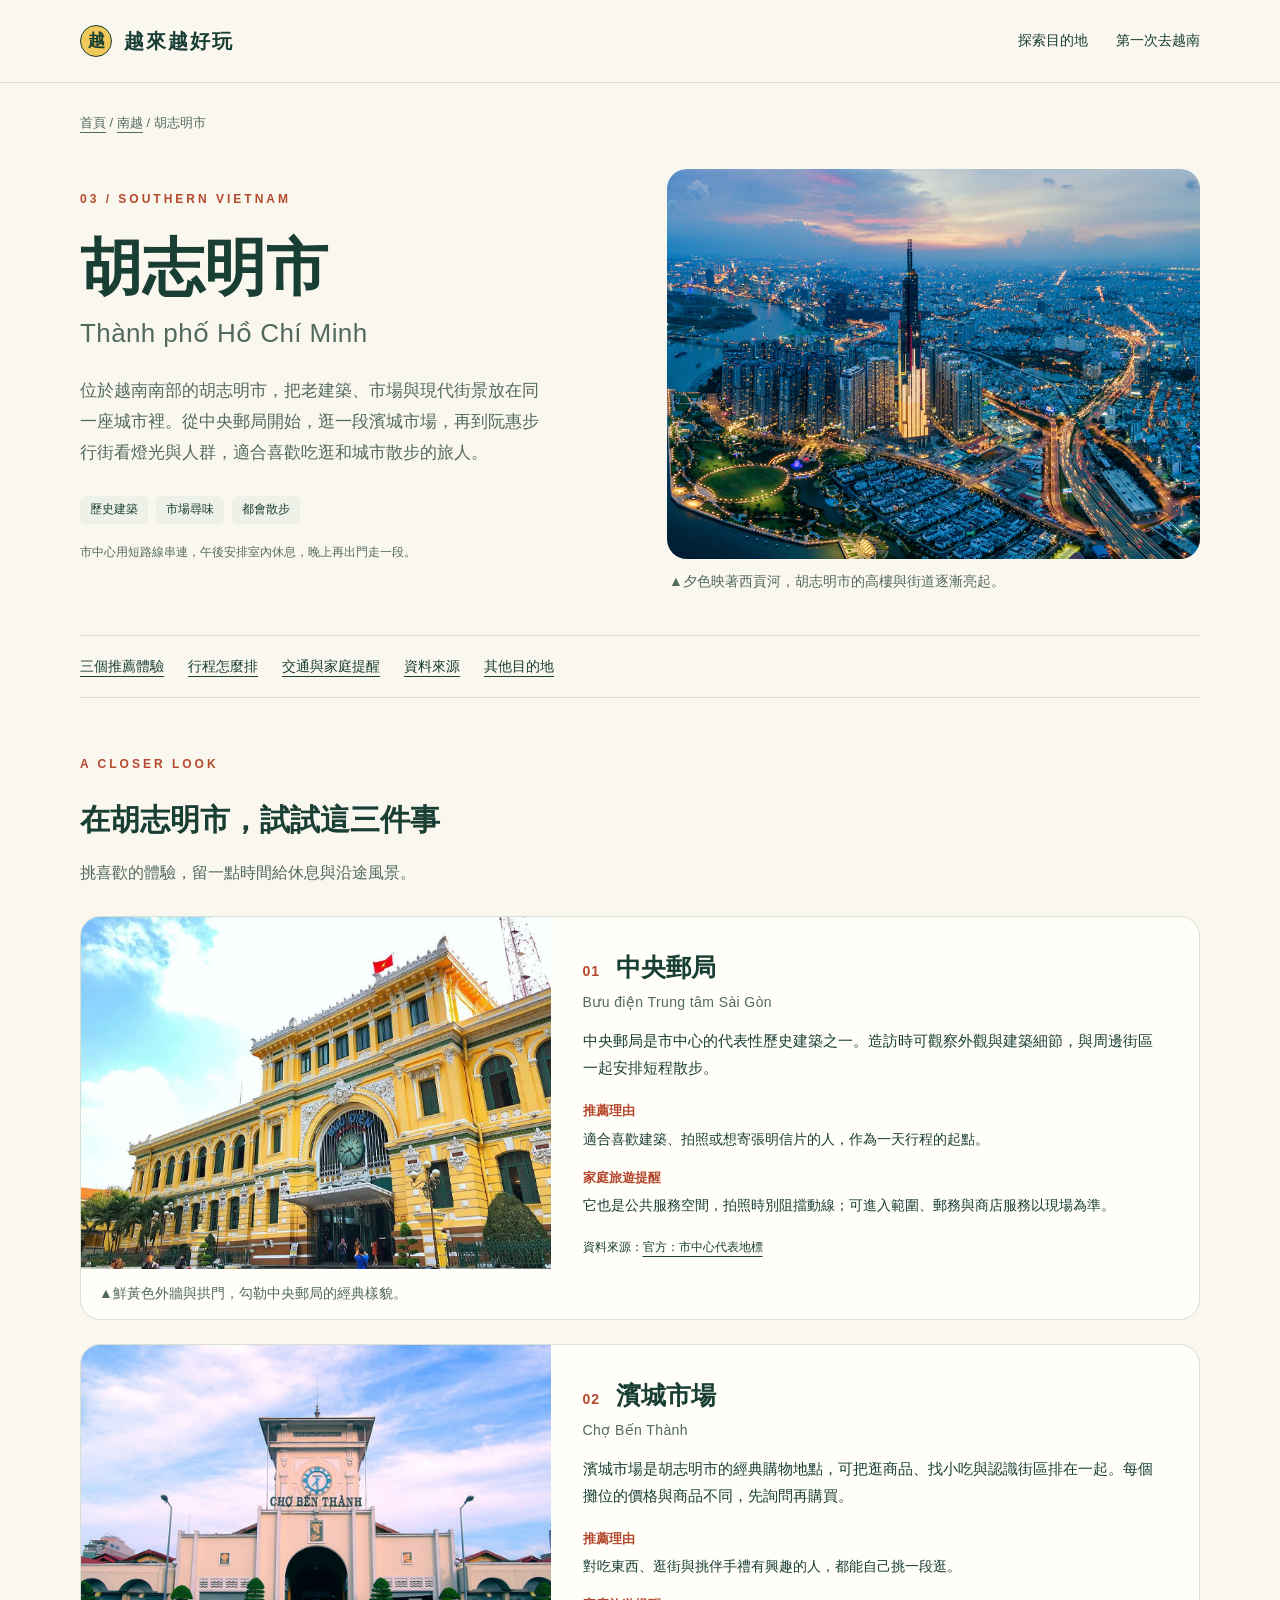
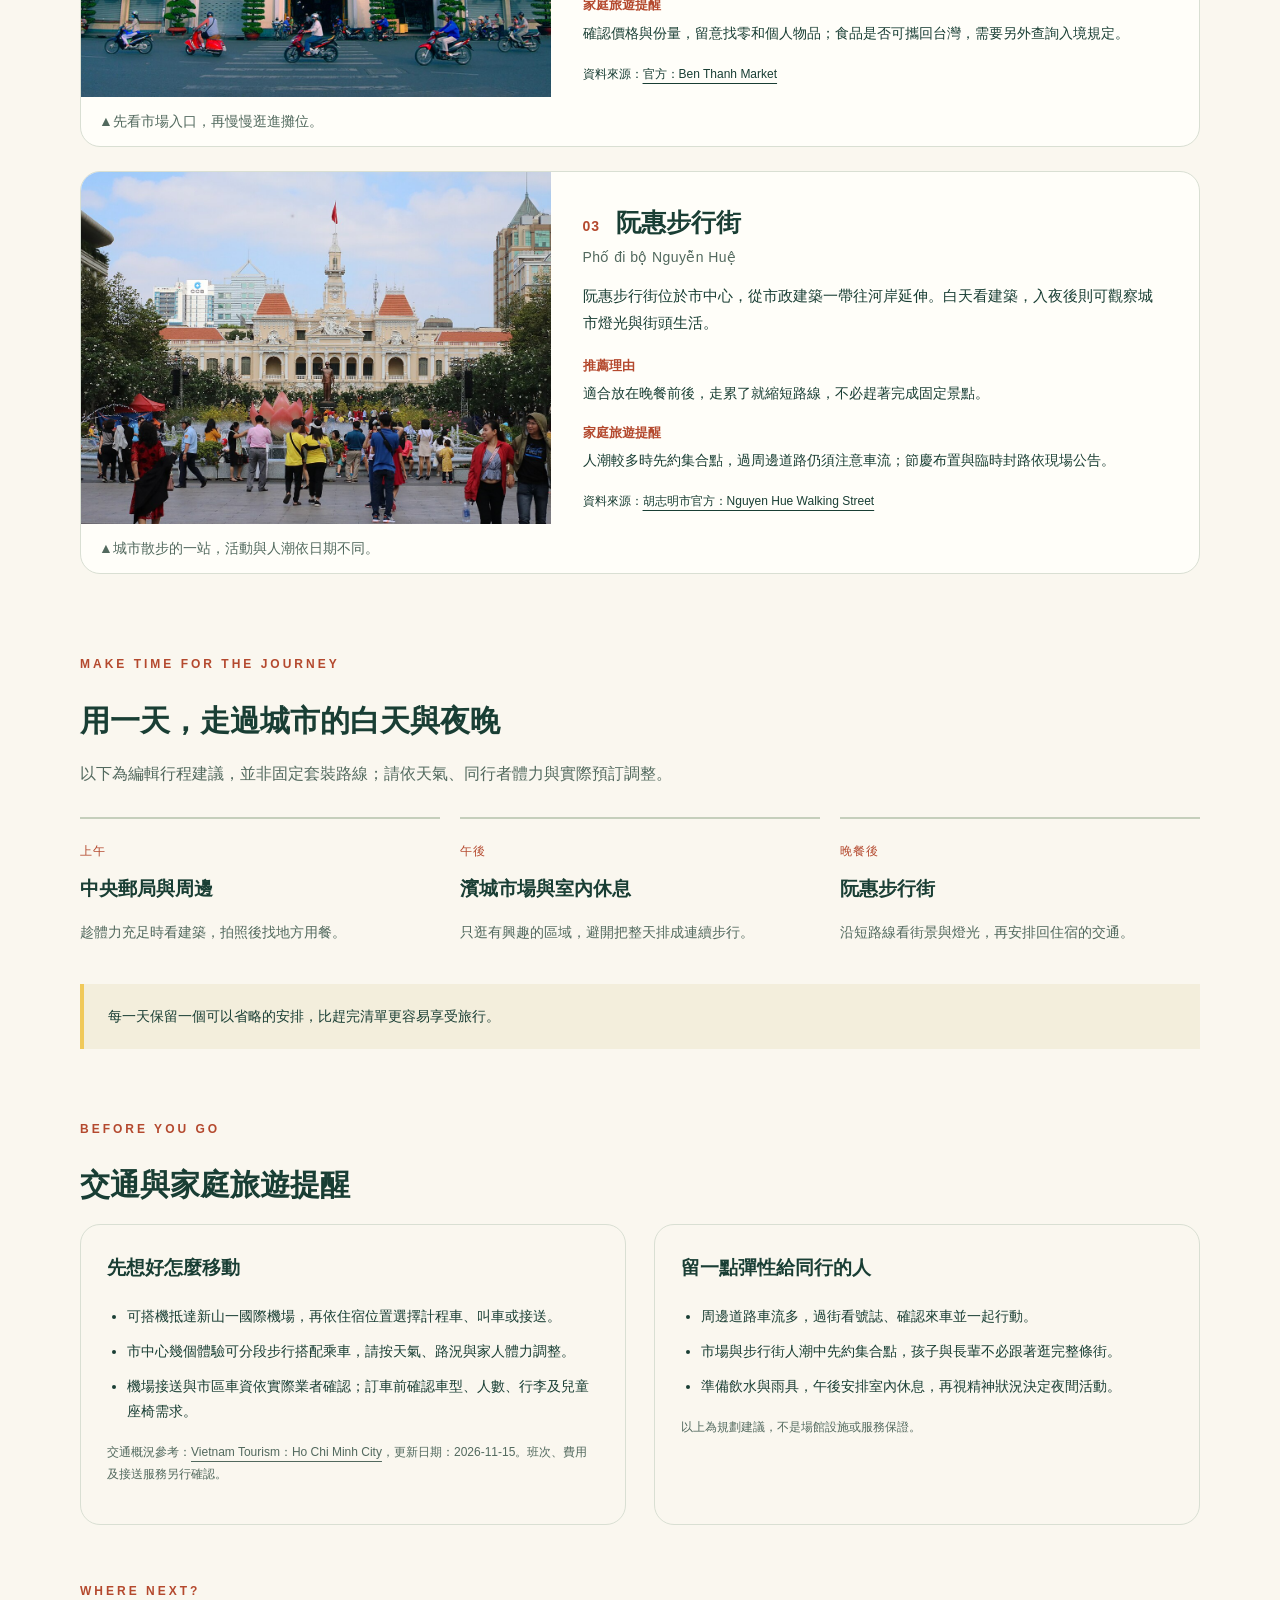
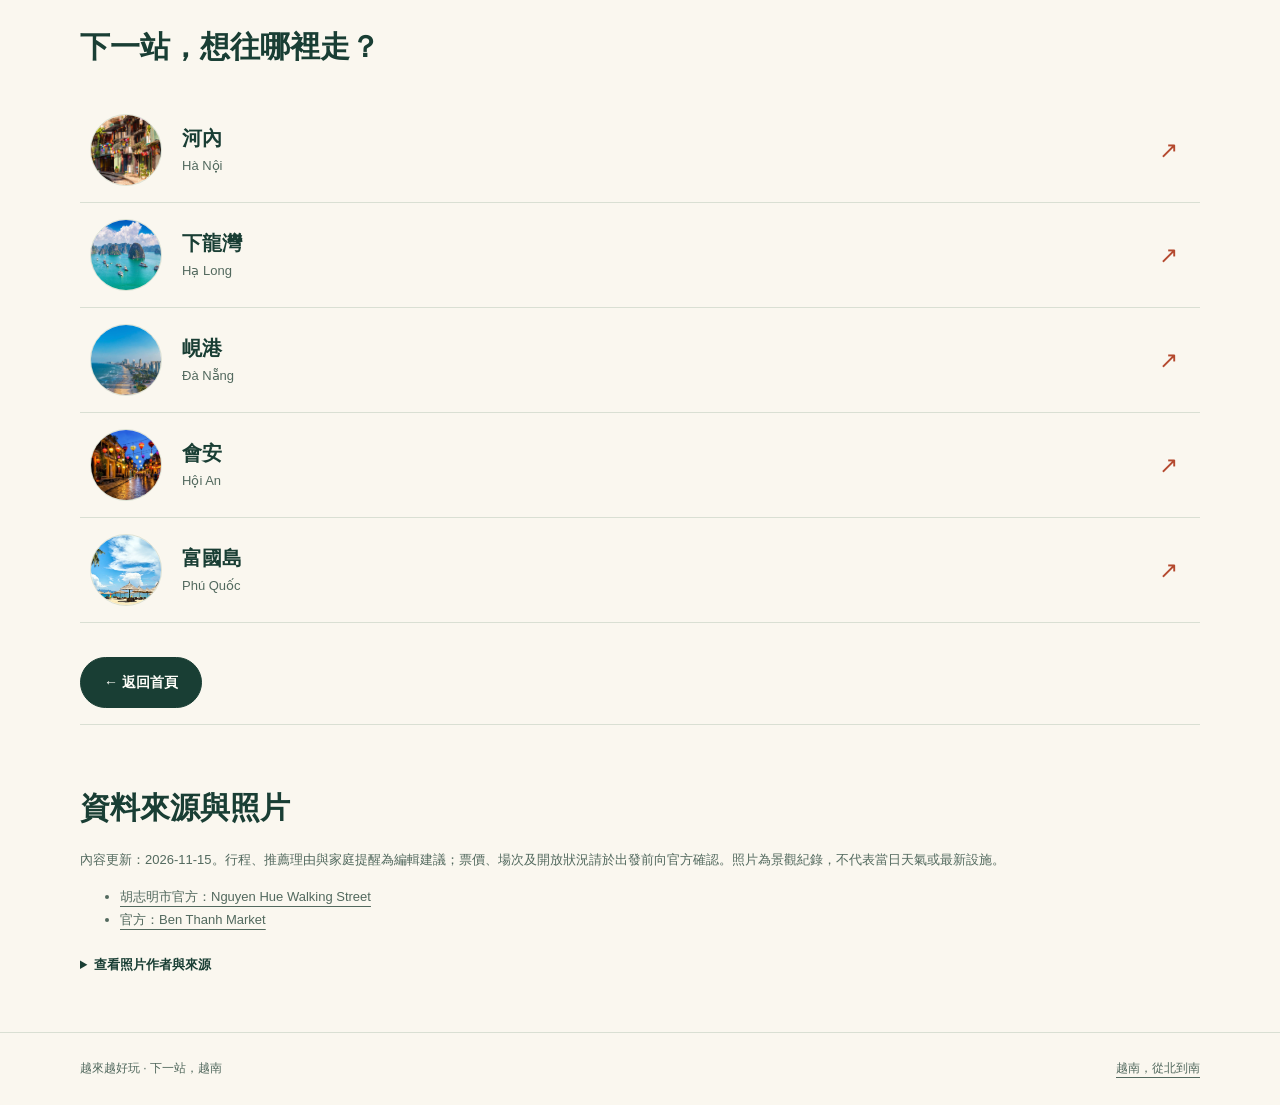
<file: places/ho-chi-minh-city.html>
<!doctype html>
<html lang="zh-Hant"><head><meta charset="utf-8"><meta name="viewport" content="width=device-width, initial-scale=1"><meta name="description" content="胡志明市 旅行介紹、三個推薦體驗、行程建議與家庭旅遊提醒。"><title>胡志明市 Th&#224;nh phố Hồ Ch&#237; Minh｜越來越好玩</title><link rel="stylesheet" href="../assets/css/style.css"><script src="../assets/js/main.js" defer></script></head>
<body><a class="skip" href="#main">跳至主要內容</a><header class="site-header"><div class="wrap header-inner"><a class="brand" href="../index.html"><span class="brand-mark" aria-hidden="true">越</span>越來越好玩</a><nav class="header-nav" aria-label="主要導覽"><a href="../index.html#south">探索目的地</a><a href="../index.html#vietnam-guide">第一次去越南</a></nav></div></header>
<main class="wrap" id="main" tabindex="-1"><nav class="breadcrumb" aria-label="麵包屑"><a href="../index.html">首頁</a> / <a href="../index.html#south">南越</a> / <span aria-current="page">胡志明市</span></nav>
<section class="hero detail-hero" aria-labelledby="title"><div><p class="eyebrow">03 / SOUTHERN VIETNAM</p><h1 id="title">胡志明市 <span class="vn" lang="vi">Th&#224;nh phố Hồ Ch&#237; Minh</span></h1><p class="lead">位於越南南部的胡志明市，把老建築、市場與現代街景放在同一座城市裡。從中央郵局開始，逛一段濱城市場，再到阮惠步行街看燈光與人群，適合喜歡吃逛和城市散步的旅人。</p><ul class="tags" aria-label="目的地特色"><li>歷史建築</li><li>市場尋味</li><li>都會散步</li></ul><p class="hero-note">市中心用短路線串連，午後安排室內休息，晚上再出門走一段。</p></div><figure class="hero-photo"><img src="../assets/images/ho-chi-minh-selected-cover.jpg" alt="暮色中的胡志明市高樓、西貢河與城市燈光" width="1000" height="667" fetchpriority="high"><figcaption class="photo-label">▲夕色映著西貢河，胡志明市的高樓與街道逐漸亮起。</figcaption></figure></section>
<nav class="detail-nav" aria-label="頁內導覽"><a href="#experiences">三個推薦體驗</a><a href="#itinerary">行程怎麼排</a><a href="#tips">交通與家庭提醒</a><a href="#sources">資料來源</a><a href="#other">其他目的地</a></nav>
<section class="content-section" id="experiences"><p class="eyebrow">A CLOSER LOOK</p><h2>在胡志明市，試試這三件事</h2><p class="section-intro">挑喜歡的體驗，留一點時間給休息與沿途風景。</p><article class="experience" id="post-office"><figure><img src="../assets/images/ho-chi-minh-post-office-lilys.jpg" alt="中央郵局的黃色外牆、拱門與中央鐘面" width="700" height="500" loading="lazy"><figcaption>▲鮮黃色外牆與拱門，勾勒中央郵局的經典樣貌。</figcaption></figure><div class="experience-body"><h3><span class="experience-number">01</span> 中央郵局 <span class="vn" lang="vi">Bưu điện Trung t&#226;m S&#224;i G&#242;n</span></h3><p>中央郵局是市中心的代表性歷史建築之一。造訪時可觀察外觀與建築細節，與周邊街區一起安排短程散步。</p><dl><dt>推薦理由</dt><dd>適合喜歡建築、拍照或想寄張明信片的人，作為一天行程的起點。</dd><dt>家庭旅遊提醒</dt><dd>它也是公共服務空間，拍照時別阻擋動線；可進入範圍、郵務與商店服務以現場為準。</dd></dl><p class="source-link">資料來源：<a href="https://vietnam.travel/place-to-go/southeastern-vietnam/ho-chi-minh-city/">官方：市中心代表地標</a></p></div></article><article class="experience" id="ben-thanh"><figure><img src="../assets/images/ho-chi-minh-ben-thanh.jpg" alt="濱城市場的鐘塔入口與前方街道" width="1280" height="856" loading="lazy"><figcaption>▲先看市場入口，再慢慢逛進攤位。</figcaption></figure><div class="experience-body"><h3><span class="experience-number">02</span> 濱城市場 <span class="vn" lang="vi">Chợ Bến Th&#224;nh</span></h3><p>濱城市場是胡志明市的經典購物地點，可把逛商品、找小吃與認識街區排在一起。每個攤位的價格與商品不同，先詢問再購買。</p><dl><dt>推薦理由</dt><dd>對吃東西、逛街與挑伴手禮有興趣的人，都能自己挑一段逛。</dd><dt>家庭旅遊提醒</dt><dd>確認價格與份量，留意找零和個人物品；食品是否可攜回台灣，需要另外查詢入境規定。</dd></dl><p class="source-link">資料來源：<a href="https://vietnam.travel/place-to-go/southeastern-vietnam/ho-chi-minh-city/">官方：Ben Thanh Market</a></p></div></article><article class="experience" id="nguyen-hue"><figure><img src="../assets/images/ho-chi-minh-nguyen-hue.jpg" alt="阮惠步行街上的行人與遠處市政建築" width="1280" height="853" loading="lazy"><figcaption>▲城市散步的一站，活動與人潮依日期不同。</figcaption></figure><div class="experience-body"><h3><span class="experience-number">03</span> 阮惠步行街 <span class="vn" lang="vi">Phố đi bộ Nguyễn Huệ</span></h3><p>阮惠步行街位於市中心，從市政建築一帶往河岸延伸。白天看建築，入夜後則可觀察城市燈光與街頭生活。</p><dl><dt>推薦理由</dt><dd>適合放在晚餐前後，走累了就縮短路線，不必趕著完成固定景點。</dd><dt>家庭旅遊提醒</dt><dd>人潮較多時先約集合點，過周邊道路仍須注意車流；節慶布置與臨時封路依現場公告。</dd></dl><p class="source-link">資料來源：<a href="https://hello.hochiminhcity.gov.vn/en/discover/pho-di-bo-nguyen-hue">胡志明市官方：Nguyen Hue Walking Street</a></p></div></article></section>
<section class="content-section" id="itinerary"><p class="eyebrow">MAKE TIME FOR THE JOURNEY</p><h2>用一天，走過城市的白天與夜晚</h2><p class="section-intro">以下為編輯行程建議，並非固定套裝路線；請依天氣、同行者體力與實際預訂調整。</p><ol class="itinerary"><li><span class="step">上午</span><strong>中央郵局與周邊</strong><p>趁體力充足時看建築，拍照後找地方用餐。</p></li><li><span class="step">午後</span><strong>濱城市場與室內休息</strong><p>只逛有興趣的區域，避開把整天排成連續步行。</p></li><li><span class="step">晚餐後</span><strong>阮惠步行街</strong><p>沿短路線看街景與燈光，再安排回住宿的交通。</p></li></ol><p class="note">每一天保留一個可以省略的安排，比趕完清單更容易享受旅行。</p></section>
<section class="content-section" id="tips"><p class="eyebrow">BEFORE YOU GO</p><h2>交通與家庭旅遊提醒</h2><div class="tips-grid"><div class="tip-panel"><h3>先想好怎麼移動</h3><ul><li>可搭機抵達新山一國際機場，再依住宿位置選擇計程車、叫車或接送。</li><li>市中心幾個體驗可分段步行搭配乘車，請按天氣、路況與家人體力調整。</li><li>機場接送與市區車資依實際業者確認；訂車前確認車型、人數、行李及兒童座椅需求。</li></ul><p class="source-link">交通概況參考：<a href="https://vietnam.travel/place-to-go/southeastern-vietnam/ho-chi-minh-city/">Vietnam Tourism：Ho Chi Minh City</a>，更新日期：2026-11-15。班次、費用及接送服務另行確認。</p></div><div class="tip-panel"><h3>留一點彈性給同行的人</h3><ul><li>周邊道路車流多，過街看號誌、確認來車並一起行動。</li><li>市場與步行街人潮中先約集合點，孩子與長輩不必跟著逛完整條街。</li><li>準備飲水與雨具，午後安排室內休息，再視精神狀況決定夜間活動。</li></ul><p class="hero-note">以上為規劃建議，不是場館設施或服務保證。</p></div></div></section>

<section class="content-section" id="other"><p class="eyebrow">WHERE NEXT?</p><h2>下一站，想往哪裡走？</h2><nav class="other-nav" aria-label="其他目的地"><a class="next-destination" href="ha-noi.html"><img class="next-avatar" src="../assets/images/ha-noi-selected-cover.jpg" alt="" width="1500" height="600" loading="lazy"><span class="next-label"><span class="next-name">河內</span><span class="next-vietnamese" lang="vi">H&#224; Nội</span></span><span class="next-arrow" aria-hidden="true">↗</span></a><a class="next-destination" href="ha-long.html"><img class="next-avatar" src="../assets/images/ha-long-selected-cover.jpg" alt="" width="1120" height="700" loading="lazy"><span class="next-label"><span class="next-name">下龍灣</span><span class="next-vietnamese" lang="vi">Hạ Long</span></span><span class="next-arrow" aria-hidden="true">↗</span></a><a class="next-destination" href="da-nang.html"><img class="next-avatar" src="../assets/images/da-nang-selected-cover.jpg" alt="" width="1920" height="1280" loading="lazy"><span class="next-label"><span class="next-name">峴港</span><span class="next-vietnamese" lang="vi">Đ&#224; Nẵng</span></span><span class="next-arrow" aria-hidden="true">↗</span></a><a class="next-destination" href="hoi-an.html"><img class="next-avatar" src="../assets/images/hoi-an-selected-cover.jpg" alt="" width="1200" height="675" loading="lazy"><span class="next-label"><span class="next-name">會安</span><span class="next-vietnamese" lang="vi">Hội An</span></span><span class="next-arrow" aria-hidden="true">↗</span></a><a class="next-destination" href="phu-quoc.html"><img class="next-avatar" src="../assets/images/phu-quoc-selected-cover.jpg" alt="" width="760" height="506" loading="lazy"><span class="next-label"><span class="next-name">富國島</span><span class="next-vietnamese" lang="vi">Ph&#250; Quốc</span></span><span class="next-arrow" aria-hidden="true">↗</span></a></nav><p><a class="button" href="../index.html">← 返回首頁</a></p></section>
<section id="sources" class="content-section sources"><h2>資料來源與照片</h2><p>內容更新：<time datetime="2026-11-15">2026-11-15</time>。行程、推薦理由與家庭提醒為編輯建議；票價、場次及開放狀況請於出發前向官方確認。照片為景觀紀錄，不代表當日天氣或最新設施。</p><ul><li><a href="https://hello.hochiminhcity.gov.vn/en/discover/pho-di-bo-nguyen-hue">胡志明市官方：Nguyen Hue Walking Street</a></li><li><a href="https://vietnam.travel/place-to-go/southeastern-vietnam/ho-chi-minh-city/">官方：Ben Thanh Market</a></li></ul><details><summary>查看照片作者與來源</summary><p>網路圖片縮小尺寸並作版面裁切；CC BY-SA 圖片的衍生版本沿用相同授權。使用者提供照片依其提供脈絡標示，來源狀態如實記錄。</p><ul class="credits"><li>ho-chi-minh-selected-cover.jpg：<a href="https://www.getyourguide.com/zh-tw/explorer/ho-chi-minh-ttd272/things-to-do-alone-in-ho-chi-minh-city/">GetYourGuide</a>；使用者指定圖片，原作者與公開使用授權待確認。</li><li>ho-chi-minh-post-office-lilys.jpg：<a href="https://lilystravelagency.tw/zhongyang-youju/">Lily Travel：中央郵局</a>；使用者指定圖片，原作者與公開使用授權待確認。</li><li>ho-chi-minh-ben-thanh.jpg：<a href="https://commons.wikimedia.org/wiki/File:Ben_Thanh_market_2.jpg">Riza</a> · <a href="https://creativecommons.org/licenses/by/2.0">CC BY 2.0</a>。</li><li>ho-chi-minh-nguyen-hue.jpg：<a href="https://commons.wikimedia.org/wiki/File:Nguyen_Hue_Street_2020.jpg">Timback</a> · <a href="https://creativecommons.org/licenses/by-sa/4.0/">CC BY-SA 4.0</a>。</li></ul></details></section></main><footer class="site-footer"><div class="wrap footer-inner"><span>越來越好玩 · 下一站，越南</span><a href="../index.html">越南，從北到南</a></div></footer></body></html>
</file>
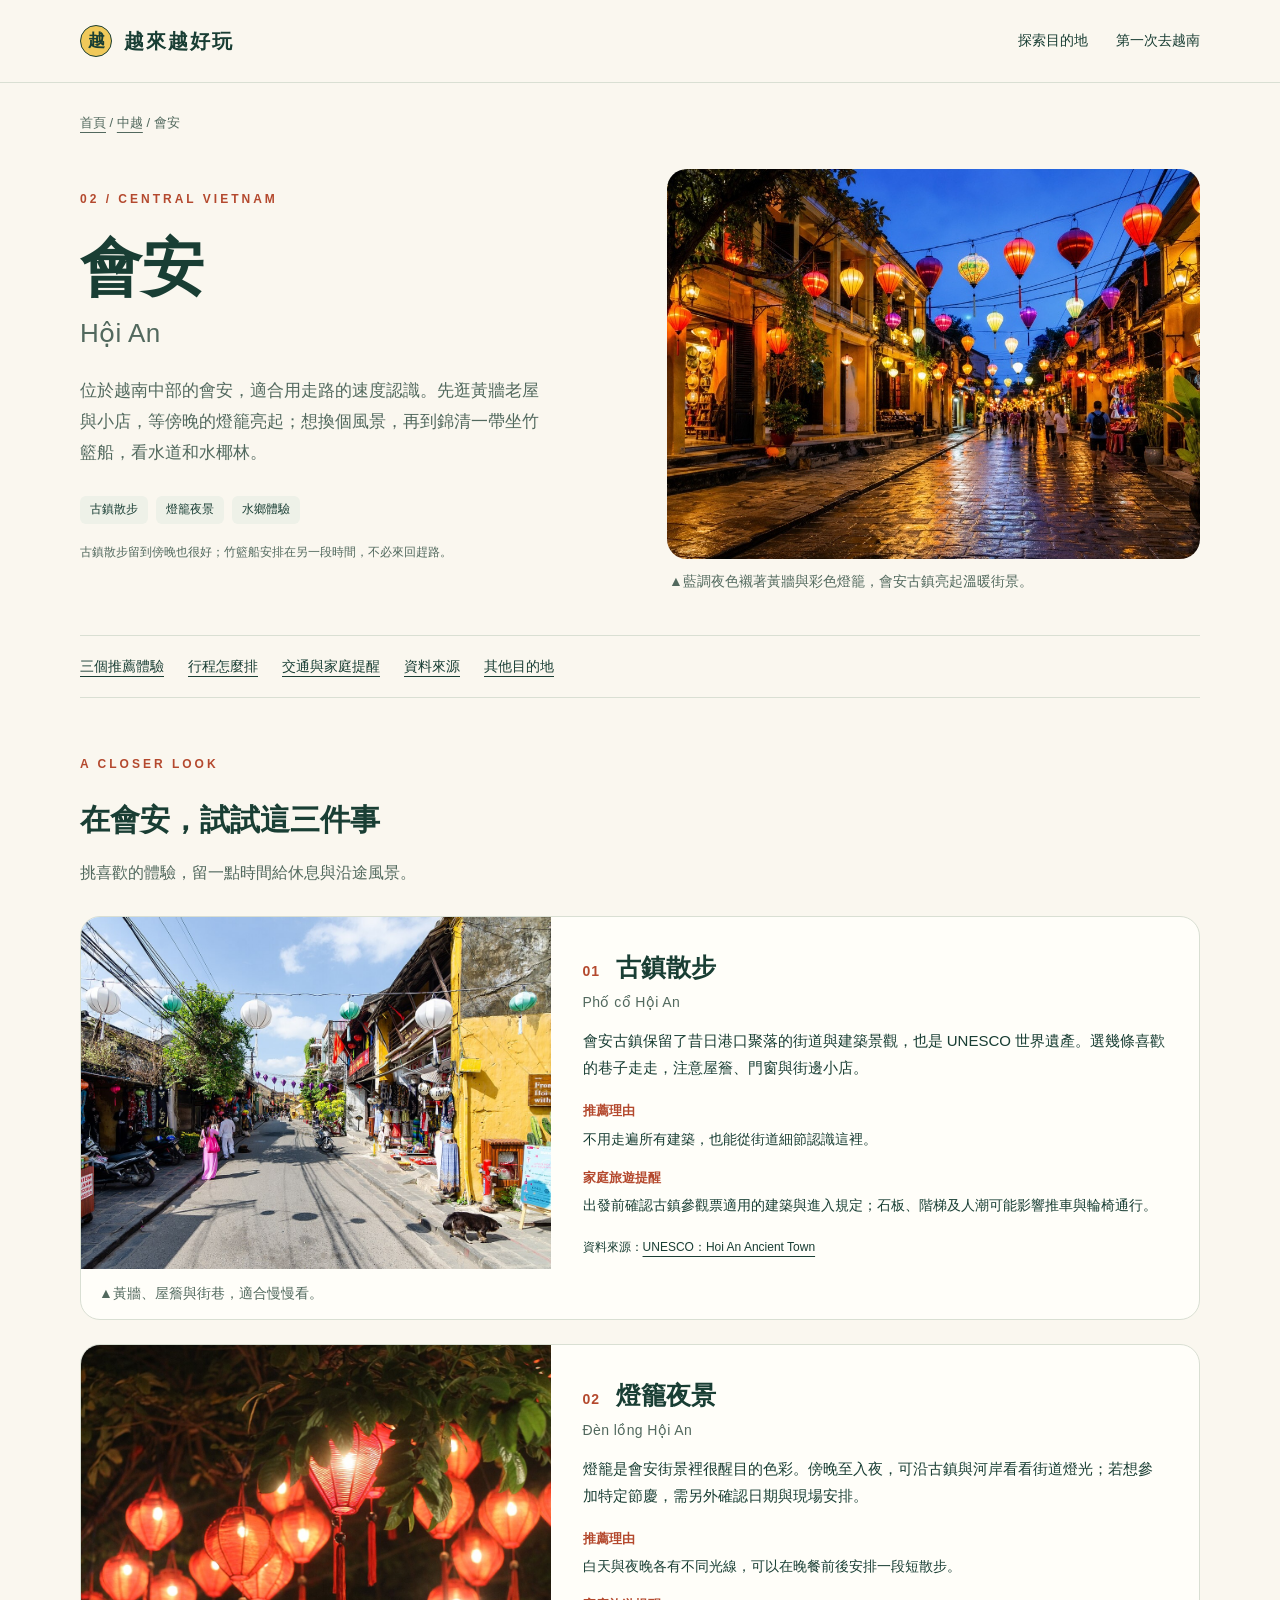
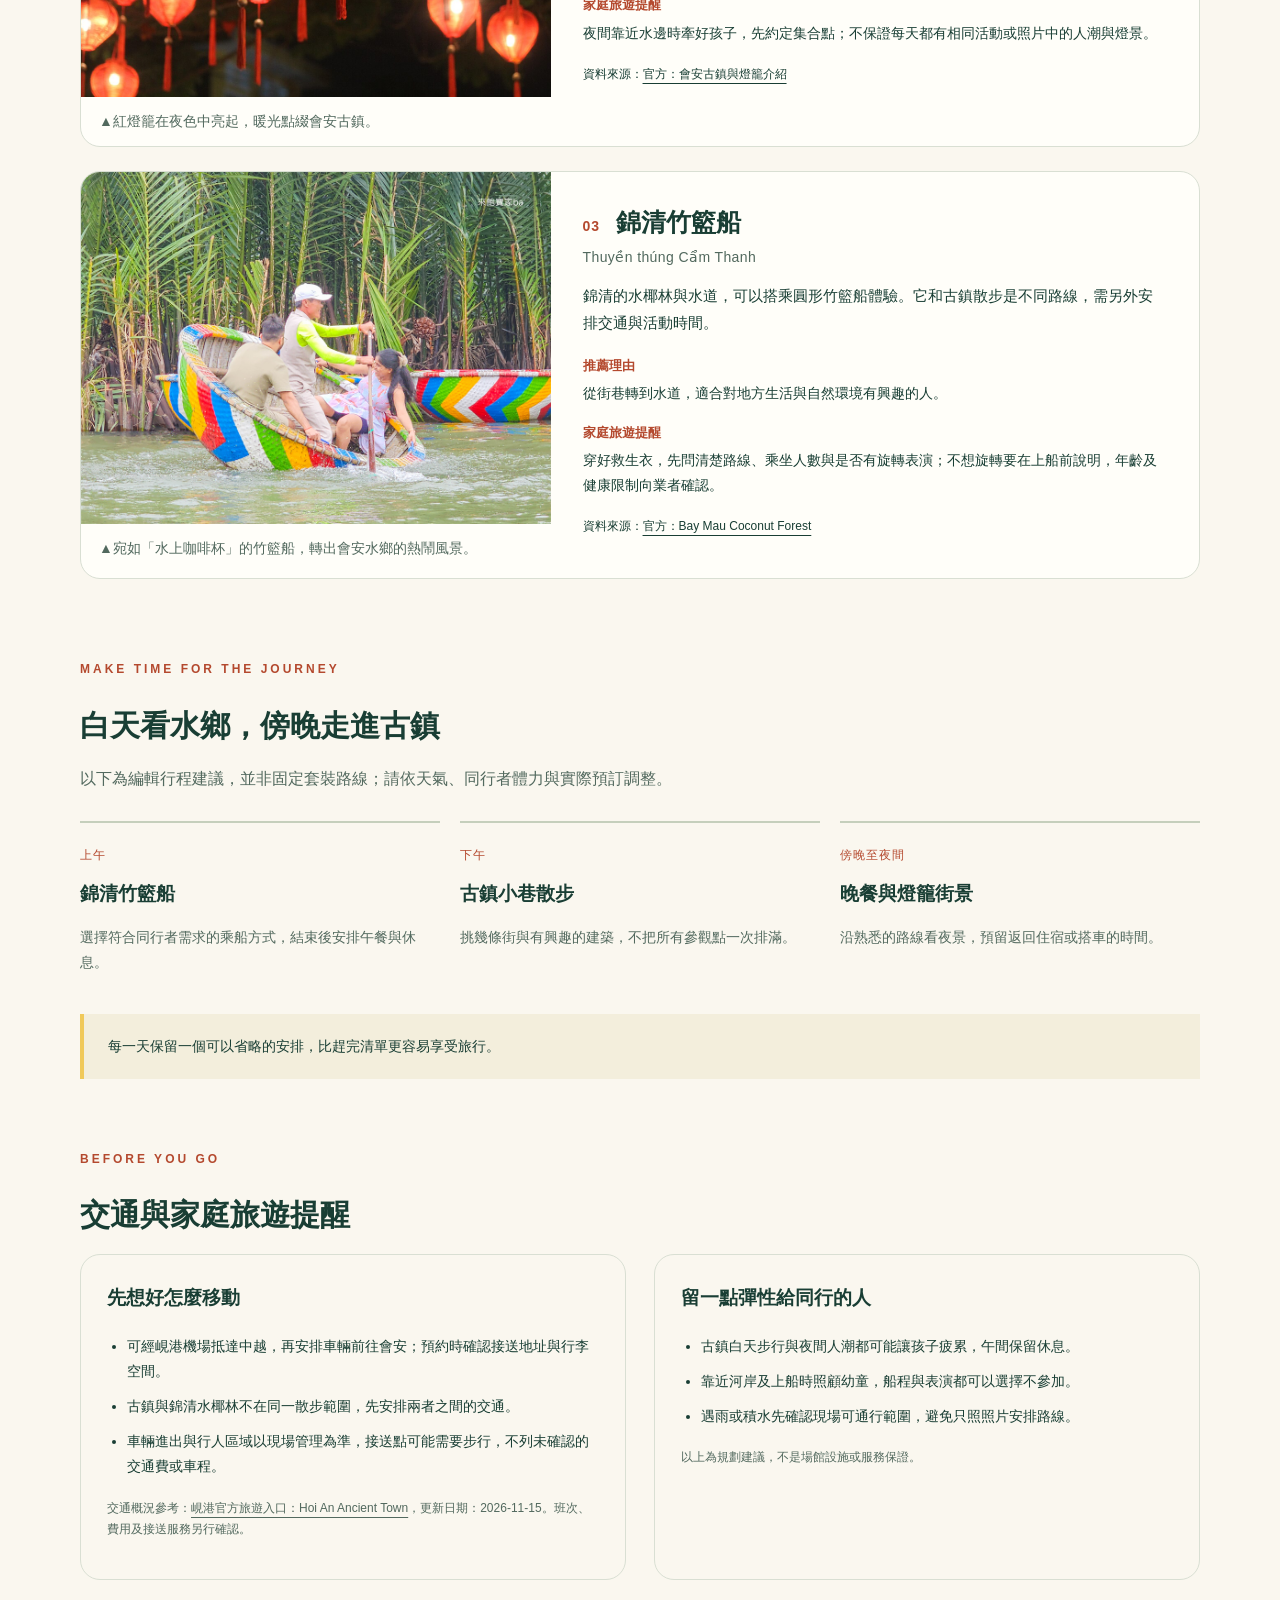
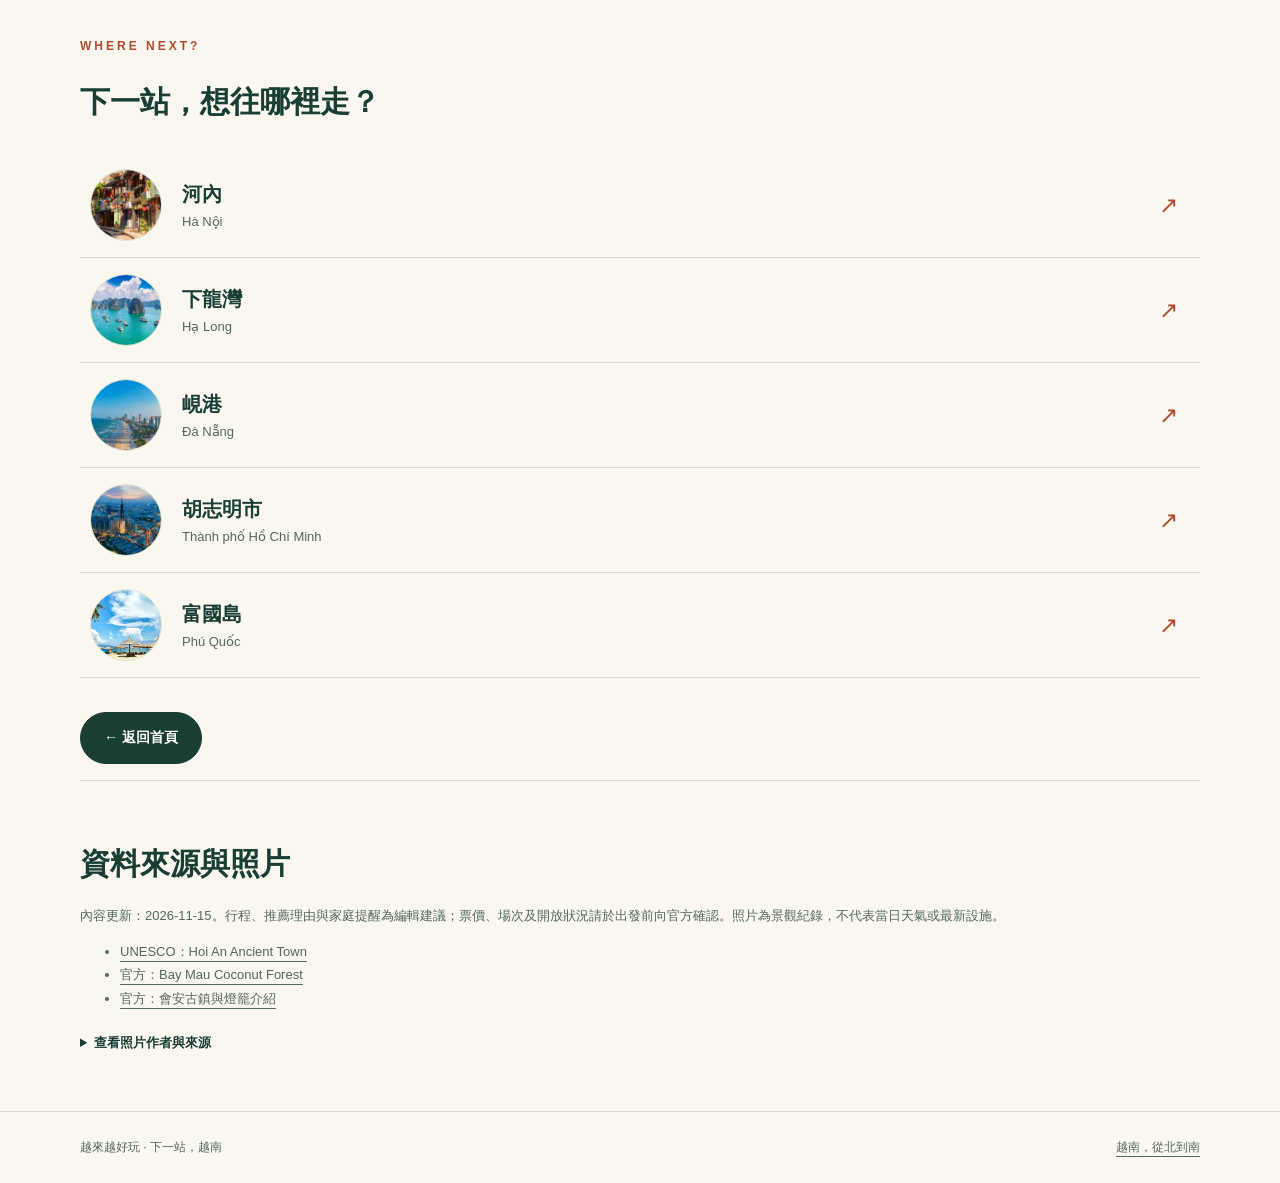
<file: places/hoi-an.html>
<!doctype html>
<html lang="zh-Hant"><head><meta charset="utf-8"><meta name="viewport" content="width=device-width, initial-scale=1"><meta name="description" content="會安 旅行介紹、三個推薦體驗、行程建議與家庭旅遊提醒。"><title>會安 Hội An｜越來越好玩</title><link rel="stylesheet" href="../assets/css/style.css"><script src="../assets/js/main.js" defer></script></head>
<body><a class="skip" href="#main">跳至主要內容</a><header class="site-header"><div class="wrap header-inner"><a class="brand" href="../index.html"><span class="brand-mark" aria-hidden="true">越</span>越來越好玩</a><nav class="header-nav" aria-label="主要導覽"><a href="../index.html#central">探索目的地</a><a href="../index.html#vietnam-guide">第一次去越南</a></nav></div></header>
<main class="wrap" id="main" tabindex="-1"><nav class="breadcrumb" aria-label="麵包屑"><a href="../index.html">首頁</a> / <a href="../index.html#central">中越</a> / <span aria-current="page">會安</span></nav>
<section class="hero detail-hero" aria-labelledby="title"><div><p class="eyebrow">02 / CENTRAL VIETNAM</p><h1 id="title">會安 <span class="vn" lang="vi">Hội An</span></h1><p class="lead">位於越南中部的會安，適合用走路的速度認識。先逛黃牆老屋與小店，等傍晚的燈籠亮起；想換個風景，再到錦清一帶坐竹籃船，看水道和水椰林。</p><ul class="tags" aria-label="目的地特色"><li>古鎮散步</li><li>燈籠夜景</li><li>水鄉體驗</li></ul><p class="hero-note">古鎮散步留到傍晚也很好；竹籃船安排在另一段時間，不必來回趕路。</p></div><figure class="hero-photo"><img src="../assets/images/hoi-an-selected-cover.jpg" alt="會安古鎮藍調夜色中的黃色街屋、彩色燈籠與石板街道" width="1200" height="675" fetchpriority="high"><figcaption class="photo-label">▲藍調夜色襯著黃牆與彩色燈籠，會安古鎮亮起溫暖街景。</figcaption></figure></section>
<nav class="detail-nav" aria-label="頁內導覽"><a href="#experiences">三個推薦體驗</a><a href="#itinerary">行程怎麼排</a><a href="#tips">交通與家庭提醒</a><a href="#sources">資料來源</a><a href="#other">其他目的地</a></nav>
<section class="content-section" id="experiences"><p class="eyebrow">A CLOSER LOOK</p><h2>在會安，試試這三件事</h2><p class="section-intro">挑喜歡的體驗，留一點時間給休息與沿途風景。</p><article class="experience" id="old-town"><figure><img src="../assets/images/hoi-an-old-town.jpg" alt="會安古鎮街道兩側的黃色老屋、店家與燈籠" width="1280" height="838" loading="lazy"><figcaption>▲黃牆、屋簷與街巷，適合慢慢看。</figcaption></figure><div class="experience-body"><h3><span class="experience-number">01</span> 古鎮散步 <span class="vn" lang="vi">Phố cổ Hội An</span></h3><p>會安古鎮保留了昔日港口聚落的街道與建築景觀，也是 UNESCO 世界遺產。選幾條喜歡的巷子走走，注意屋簷、門窗與街邊小店。</p><dl><dt>推薦理由</dt><dd>不用走遍所有建築，也能從街道細節認識這裡。</dd><dt>家庭旅遊提醒</dt><dd>出發前確認古鎮參觀票適用的建築與進入規定；石板、階梯及人潮可能影響推車與輪椅通行。</dd></dl><p class="source-link">資料來源：<a href="https://whc.unesco.org/en/list/948/">UNESCO：Hoi An Ancient Town</a></p></div></article><article class="experience" id="lanterns"><figure><img src="../assets/images/hoi-an-lantern-night-close.jpg" alt="夜色中點亮的紅色燈籠近景" width="1280" height="852" loading="lazy"><figcaption>▲紅燈籠在夜色中亮起，暖光點綴會安古鎮。</figcaption></figure><div class="experience-body"><h3><span class="experience-number">02</span> 燈籠夜景 <span class="vn" lang="vi">Đ&#232;n lồng Hội An</span></h3><p>燈籠是會安街景裡很醒目的色彩。傍晚至入夜，可沿古鎮與河岸看看街道燈光；若想參加特定節慶，需另外確認日期與現場安排。</p><dl><dt>推薦理由</dt><dd>白天與夜晚各有不同光線，可以在晚餐前後安排一段短散步。</dd><dt>家庭旅遊提醒</dt><dd>夜間靠近水邊時牽好孩子，先約定集合點；不保證每天都有相同活動或照片中的人潮與燈景。</dd></dl><p class="source-link">資料來源：<a href="https://danangfantasticity.com/en/see-and-do/hoi-an-ancient-town">官方：會安古鎮與燈籠介紹</a></p></div></article><article class="experience" id="basket-boats"><figure><img src="../assets/images/hoi-an-basket-boat-provided.jpg" alt="水道上正在旋轉表演的彩色竹籃船" width="265" height="176" loading="lazy"><figcaption>▲宛如「水上咖啡杯」的竹籃船，轉出會安水鄉的熱鬧風景。</figcaption></figure><div class="experience-body"><h3><span class="experience-number">03</span> 錦清竹籃船 <span class="vn" lang="vi">Thuyền th&#250;ng Cẩm Thanh</span></h3><p>錦清的水椰林與水道，可以搭乘圓形竹籃船體驗。它和古鎮散步是不同路線，需另外安排交通與活動時間。</p><dl><dt>推薦理由</dt><dd>從街巷轉到水道，適合對地方生活與自然環境有興趣的人。</dd><dt>家庭旅遊提醒</dt><dd>穿好救生衣，先問清楚路線、乘坐人數與是否有旋轉表演；不想旋轉要在上船前說明，年齡及健康限制向業者確認。</dd></dl><p class="source-link">資料來源：<a href="https://danangfantasticity.com/en/places-to-go/bay-mau-coconut-forest">官方：Bay Mau Coconut Forest</a></p></div></article></section>
<section class="content-section" id="itinerary"><p class="eyebrow">MAKE TIME FOR THE JOURNEY</p><h2>白天看水鄉，傍晚走進古鎮</h2><p class="section-intro">以下為編輯行程建議，並非固定套裝路線；請依天氣、同行者體力與實際預訂調整。</p><ol class="itinerary"><li><span class="step">上午</span><strong>錦清竹籃船</strong><p>選擇符合同行者需求的乘船方式，結束後安排午餐與休息。</p></li><li><span class="step">下午</span><strong>古鎮小巷散步</strong><p>挑幾條街與有興趣的建築，不把所有參觀點一次排滿。</p></li><li><span class="step">傍晚至夜間</span><strong>晚餐與燈籠街景</strong><p>沿熟悉的路線看夜景，預留返回住宿或搭車的時間。</p></li></ol><p class="note">每一天保留一個可以省略的安排，比趕完清單更容易享受旅行。</p></section>
<section class="content-section" id="tips"><p class="eyebrow">BEFORE YOU GO</p><h2>交通與家庭旅遊提醒</h2><div class="tips-grid"><div class="tip-panel"><h3>先想好怎麼移動</h3><ul><li>可經峴港機場抵達中越，再安排車輛前往會安；預約時確認接送地址與行李空間。</li><li>古鎮與錦清水椰林不在同一散步範圍，先安排兩者之間的交通。</li><li>車輛進出與行人區域以現場管理為準，接送點可能需要步行，不列未確認的交通費或車程。</li></ul><p class="source-link">交通概況參考：<a href="https://danangfantasticity.com/en/see-and-do/hoi-an-ancient-town">峴港官方旅遊入口：Hoi An Ancient Town</a>，更新日期：2026-11-15。班次、費用及接送服務另行確認。</p></div><div class="tip-panel"><h3>留一點彈性給同行的人</h3><ul><li>古鎮白天步行與夜間人潮都可能讓孩子疲累，午間保留休息。</li><li>靠近河岸及上船時照顧幼童，船程與表演都可以選擇不參加。</li><li>遇雨或積水先確認現場可通行範圍，避免只照照片安排路線。</li></ul><p class="hero-note">以上為規劃建議，不是場館設施或服務保證。</p></div></div></section>

<section class="content-section" id="other"><p class="eyebrow">WHERE NEXT?</p><h2>下一站，想往哪裡走？</h2><nav class="other-nav" aria-label="其他目的地"><a class="next-destination" href="ha-noi.html"><img class="next-avatar" src="../assets/images/ha-noi-selected-cover.jpg" alt="" width="1500" height="600" loading="lazy"><span class="next-label"><span class="next-name">河內</span><span class="next-vietnamese" lang="vi">H&#224; Nội</span></span><span class="next-arrow" aria-hidden="true">↗</span></a><a class="next-destination" href="ha-long.html"><img class="next-avatar" src="../assets/images/ha-long-selected-cover.jpg" alt="" width="1120" height="700" loading="lazy"><span class="next-label"><span class="next-name">下龍灣</span><span class="next-vietnamese" lang="vi">Hạ Long</span></span><span class="next-arrow" aria-hidden="true">↗</span></a><a class="next-destination" href="da-nang.html"><img class="next-avatar" src="../assets/images/da-nang-selected-cover.jpg" alt="" width="1920" height="1280" loading="lazy"><span class="next-label"><span class="next-name">峴港</span><span class="next-vietnamese" lang="vi">Đ&#224; Nẵng</span></span><span class="next-arrow" aria-hidden="true">↗</span></a><a class="next-destination" href="ho-chi-minh-city.html"><img class="next-avatar" src="../assets/images/ho-chi-minh-selected-cover.jpg" alt="" width="1000" height="667" loading="lazy"><span class="next-label"><span class="next-name">胡志明市</span><span class="next-vietnamese" lang="vi">Th&#224;nh phố Hồ Ch&#237; Minh</span></span><span class="next-arrow" aria-hidden="true">↗</span></a><a class="next-destination" href="phu-quoc.html"><img class="next-avatar" src="../assets/images/phu-quoc-selected-cover.jpg" alt="" width="760" height="506" loading="lazy"><span class="next-label"><span class="next-name">富國島</span><span class="next-vietnamese" lang="vi">Ph&#250; Quốc</span></span><span class="next-arrow" aria-hidden="true">↗</span></a></nav><p><a class="button" href="../index.html">← 返回首頁</a></p></section>
<section id="sources" class="content-section sources"><h2>資料來源與照片</h2><p>內容更新：<time datetime="2026-11-15">2026-11-15</time>。行程、推薦理由與家庭提醒為編輯建議；票價、場次及開放狀況請於出發前向官方確認。照片為景觀紀錄，不代表當日天氣或最新設施。</p><ul><li><a href="https://whc.unesco.org/en/list/948/">UNESCO：Hoi An Ancient Town</a></li><li><a href="https://danangfantasticity.com/en/places-to-go/bay-mau-coconut-forest">官方：Bay Mau Coconut Forest</a></li><li><a href="https://danangfantasticity.com/en/see-and-do/hoi-an-ancient-town">官方：會安古鎮與燈籠介紹</a></li></ul><details><summary>查看照片作者與來源</summary><p>網路圖片縮小尺寸並作版面裁切；CC BY-SA 圖片的衍生版本沿用相同授權。使用者提供照片依其提供脈絡標示，來源狀態如實記錄。</p><ul class="credits"><li>hoi-an-selected-cover.jpg：<a href="https://commons.wikimedia.org/wiki/File:Hoi_An_(I).jpg">


 This Photo was taken by Supanut Arunoprayote.

Feel free to use any of my images, but please mention me as the author and may send me a message.  (สามารถใช้ภาพได้อิสระ แต่กรุณาใส่เครดิตผู้ถ่ายและอาจส่งข้อความบอกกล่าวด้วย) 



Please do not upload an updated image here without consultation with the Author. The author would like to make corrections only at his own source. This ensures that the changes are preserved.Please if you think that any changes should be required, please inform the author.Otherwise you can upload a new image with a new name. Please use one of the templates derivative or extract.
</a> · <a href="https://creativecommons.org/licenses/by/4.0">CC BY 4.0</a>。</li><li>hoi-an-old-town.jpg：<a href="https://commons.wikimedia.org/wiki/File:H%E1%BB%99i_An,_Ancient_Town,_2020-01_CN-10.jpg">Steffen Schmitz (more photos)</a> · <a href="https://creativecommons.org/licenses/by-sa/4.0">CC BY-SA 4.0</a>。</li><li>hoi-an-lantern-night-close.jpg：<a href="https://commons.wikimedia.org/wiki/File:Hoi_An_lanterns.jpg">Lishuilynn</a> · <a href="https://creativecommons.org/licenses/by-sa/4.0/">CC BY-SA 4.0</a>。</li><li>hoi-an-basket-boat-provided.jpg：使用者提供；原始網路來源、作者及授權待確認。</li></ul></details></section></main><footer class="site-footer"><div class="wrap footer-inner"><span>越來越好玩 · 下一站，越南</span><a href="../index.html">越南，從北到南</a></div></footer></body></html>
</file>
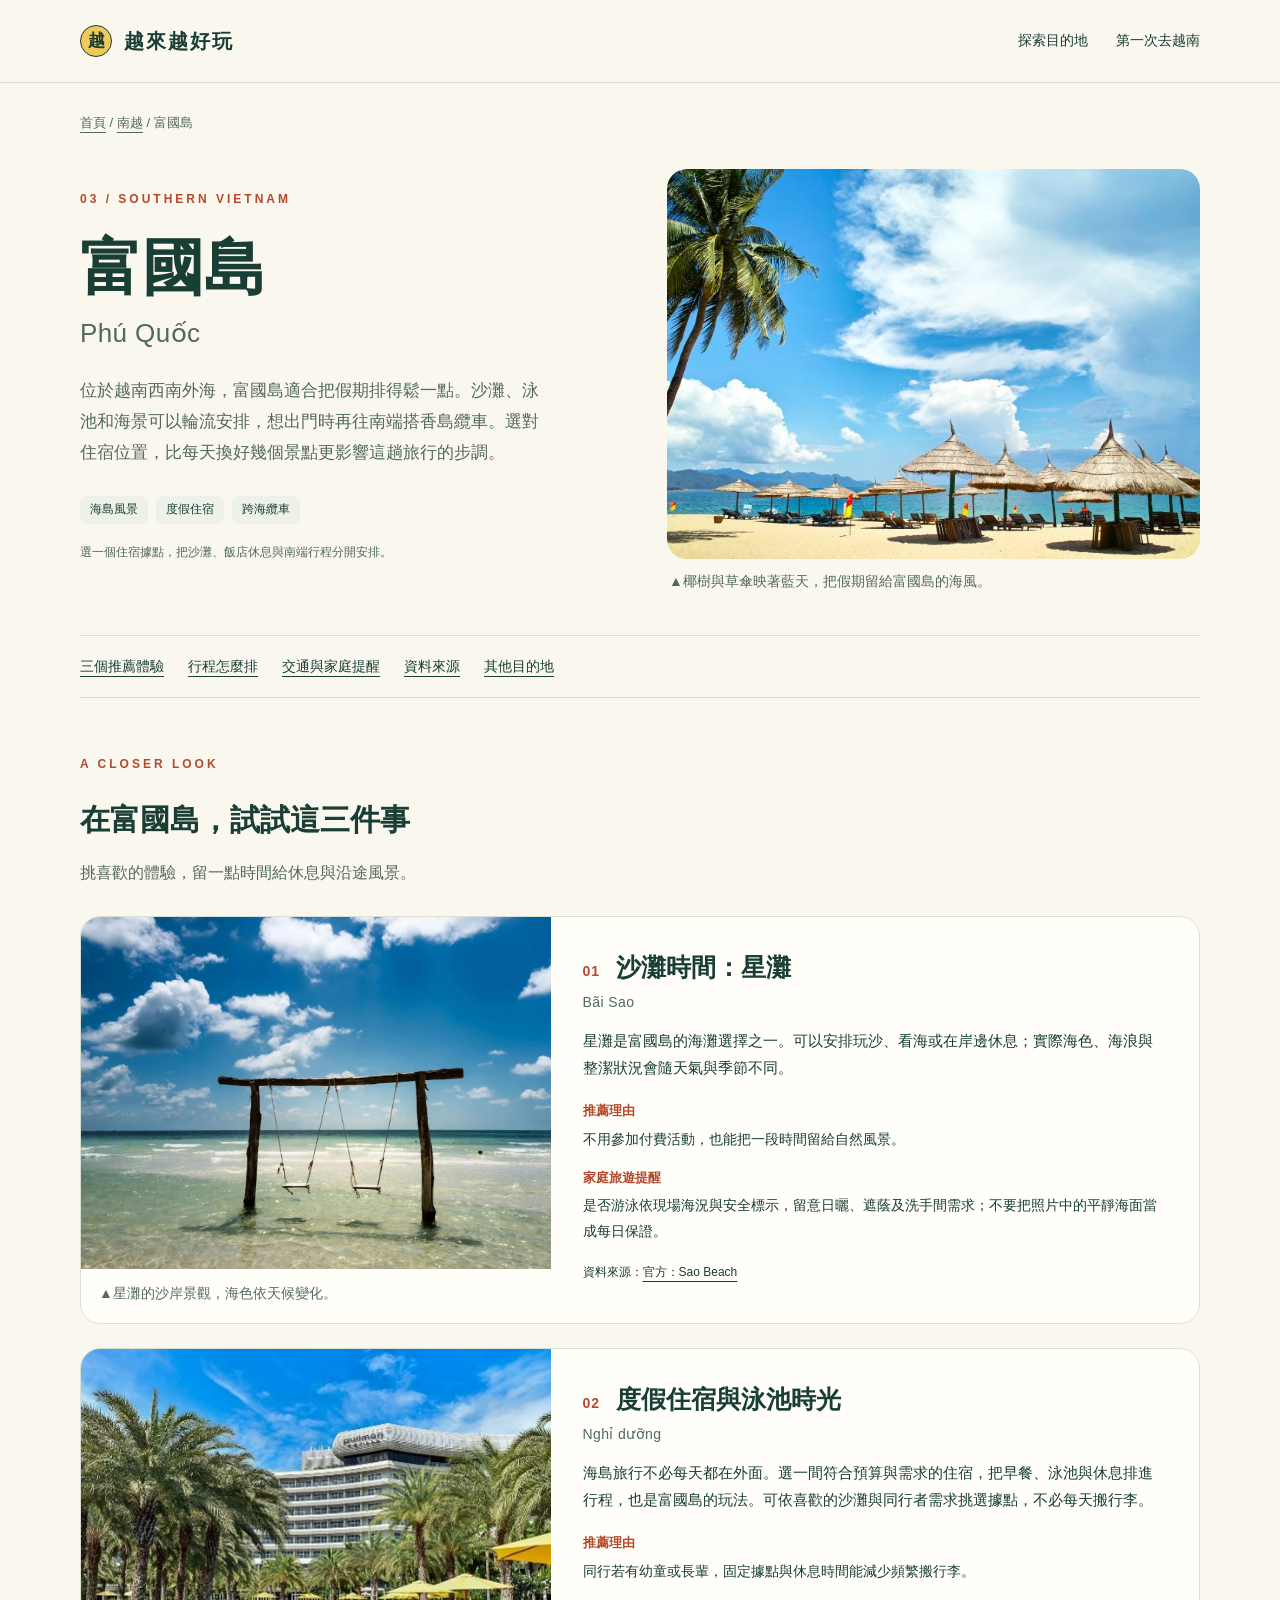
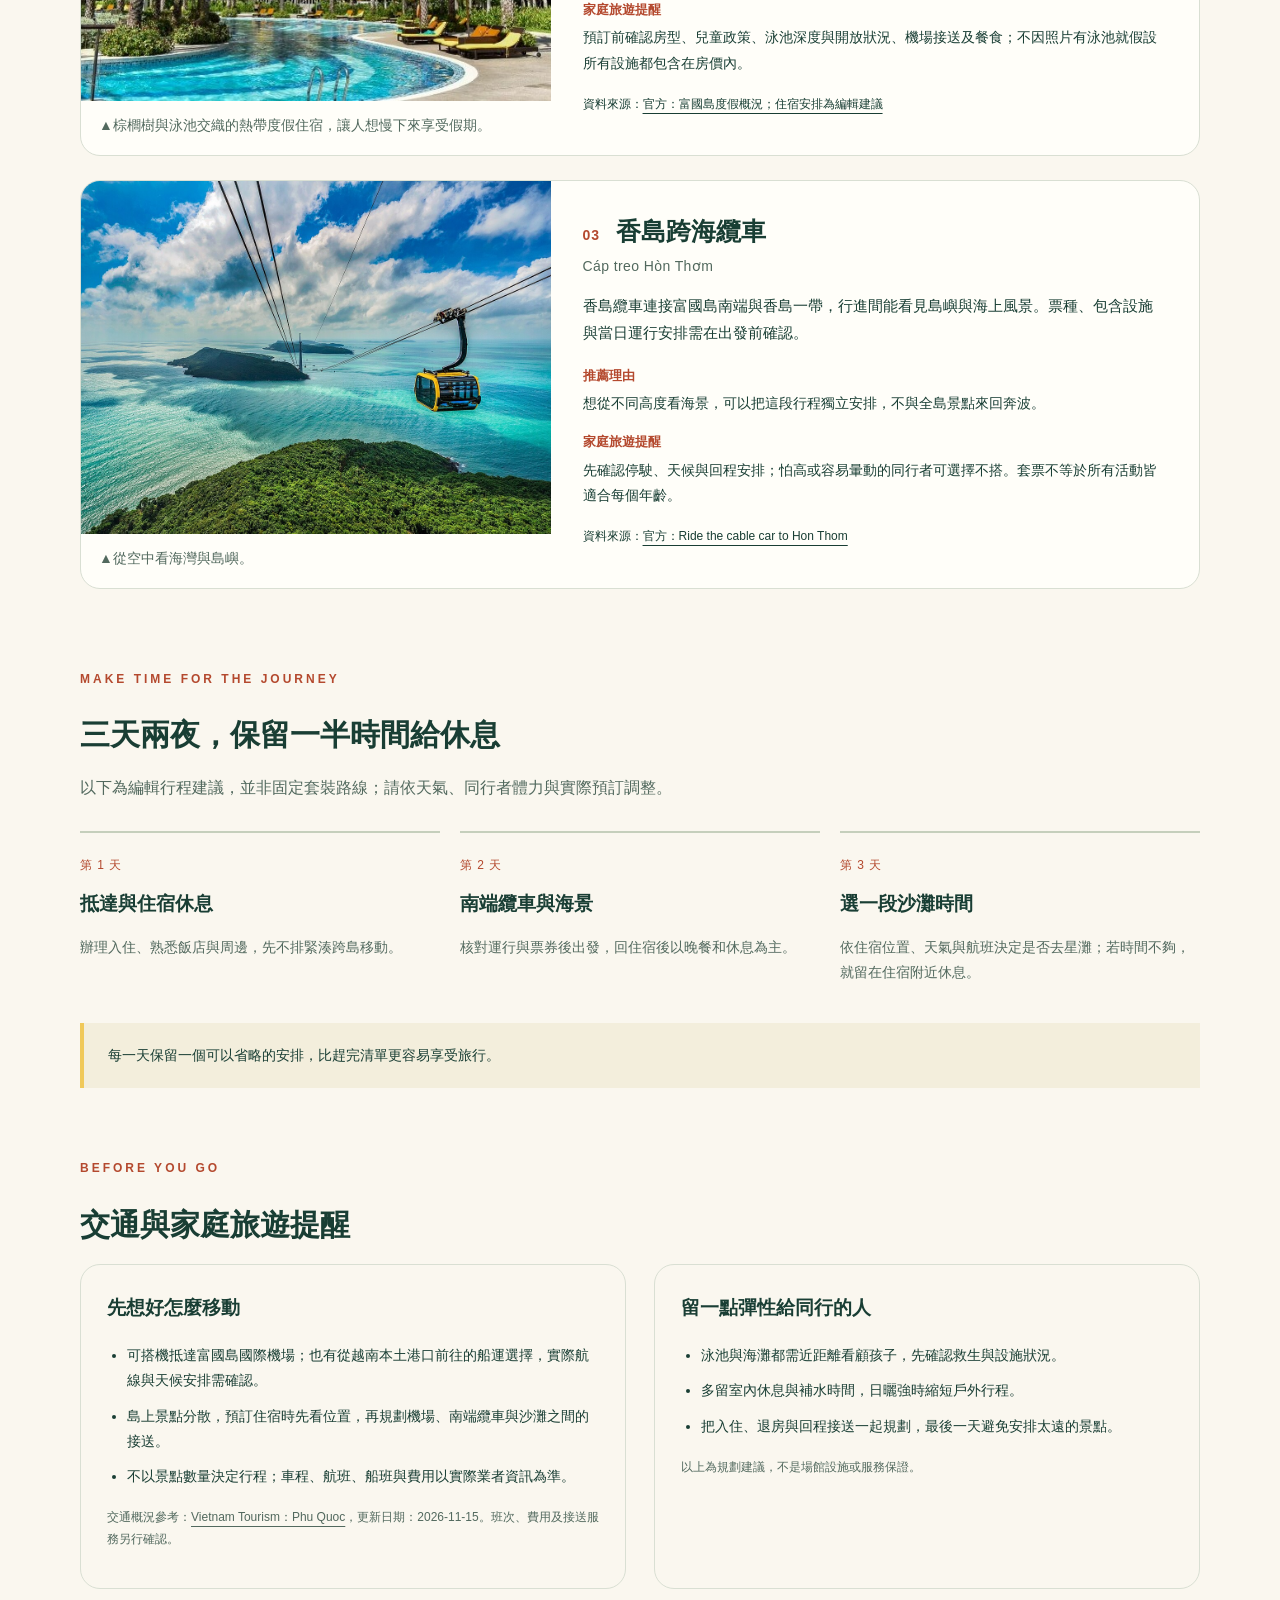
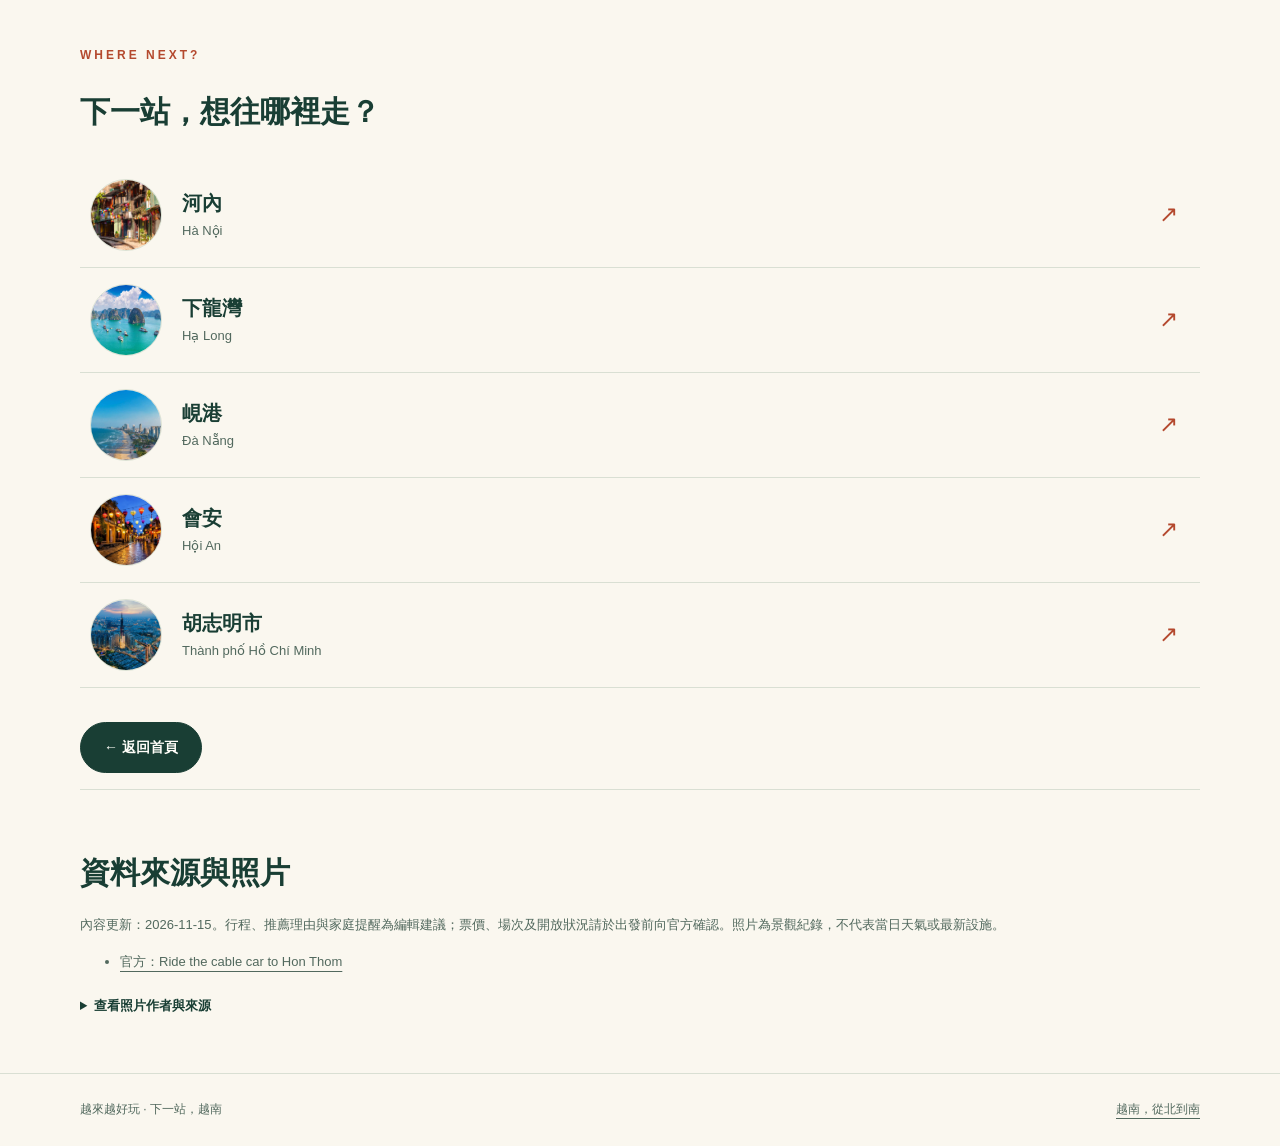
<file: places/phu-quoc.html>
<!doctype html>
<html lang="zh-Hant"><head><meta charset="utf-8"><meta name="viewport" content="width=device-width, initial-scale=1"><meta name="description" content="富國島 旅行介紹、三個推薦體驗、行程建議與家庭旅遊提醒。"><title>富國島 Ph&#250; Quốc｜越來越好玩</title><link rel="stylesheet" href="../assets/css/style.css"><script src="../assets/js/main.js" defer></script></head>
<body><a class="skip" href="#main">跳至主要內容</a><header class="site-header"><div class="wrap header-inner"><a class="brand" href="../index.html"><span class="brand-mark" aria-hidden="true">越</span>越來越好玩</a><nav class="header-nav" aria-label="主要導覽"><a href="../index.html#south">探索目的地</a><a href="../index.html#vietnam-guide">第一次去越南</a></nav></div></header>
<main class="wrap" id="main" tabindex="-1"><nav class="breadcrumb" aria-label="麵包屑"><a href="../index.html">首頁</a> / <a href="../index.html#south">南越</a> / <span aria-current="page">富國島</span></nav>
<section class="hero detail-hero" aria-labelledby="title"><div><p class="eyebrow">03 / SOUTHERN VIETNAM</p><h1 id="title">富國島 <span class="vn" lang="vi">Ph&#250; Quốc</span></h1><p class="lead">位於越南西南外海，富國島適合把假期排得鬆一點。沙灘、泳池和海景可以輪流安排，想出門時再往南端搭香島纜車。選對住宿位置，比每天換好幾個景點更影響這趟旅行的步調。</p><ul class="tags" aria-label="目的地特色"><li>海島風景</li><li>度假住宿</li><li>跨海纜車</li></ul><p class="hero-note">選一個住宿據點，把沙灘、飯店休息與南端行程分開安排。</p></div><figure class="hero-photo"><img src="../assets/images/phu-quoc-selected-cover.jpg" alt="富國島藍天下的椰樹、草傘沙灘與海景" width="760" height="506" fetchpriority="high"><figcaption class="photo-label">▲椰樹與草傘映著藍天，把假期留給富國島的海風。</figcaption></figure></section>
<nav class="detail-nav" aria-label="頁內導覽"><a href="#experiences">三個推薦體驗</a><a href="#itinerary">行程怎麼排</a><a href="#tips">交通與家庭提醒</a><a href="#sources">資料來源</a><a href="#other">其他目的地</a></nav>
<section class="content-section" id="experiences"><p class="eyebrow">A CLOSER LOOK</p><h2>在富國島，試試這三件事</h2><p class="section-intro">挑喜歡的體驗，留一點時間給休息與沿途風景。</p><article class="experience" id="sao-beach"><figure><img src="../assets/images/phu-quoc-sao-bright.jpg" alt="星灘的白沙、淺色海水與遠方海岸" width="1280" height="720" loading="lazy"><figcaption>▲星灘的沙岸景觀，海色依天候變化。</figcaption></figure><div class="experience-body"><h3><span class="experience-number">01</span> 沙灘時間：星灘 <span class="vn" lang="vi">B&#227;i Sao</span></h3><p>星灘是富國島的海灘選擇之一。可以安排玩沙、看海或在岸邊休息；實際海色、海浪與整潔狀況會隨天氣與季節不同。</p><dl><dt>推薦理由</dt><dd>不用參加付費活動，也能把一段時間留給自然風景。</dd><dt>家庭旅遊提醒</dt><dd>是否游泳依現場海況與安全標示，留意日曬、遮蔭及洗手間需求；不要把照片中的平靜海面當成每日保證。</dd></dl><p class="source-link">資料來源：<a href="https://vietnam.travel/place-to-go/mekong-delta/phu-quoc/">官方：Sao Beach</a></p></div></article><article class="experience" id="resort"><figure><img src="../assets/images/phu-quoc-resort-provided.jpg" alt="富國島度假飯店、棕櫚樹與泳池景觀" width="606" height="405" loading="lazy"><figcaption>▲棕櫚樹與泳池交織的熱帶度假住宿，讓人想慢下來享受假期。</figcaption></figure><div class="experience-body"><h3><span class="experience-number">02</span> 度假住宿與泳池時光 <span class="vn" lang="vi">Nghỉ dưỡng</span></h3><p>海島旅行不必每天都在外面。選一間符合預算與需求的住宿，把早餐、泳池與休息排進行程，也是富國島的玩法。可依喜歡的沙灘與同行者需求挑選據點，不必每天搬行李。</p><dl><dt>推薦理由</dt><dd>同行若有幼童或長輩，固定據點與休息時間能減少頻繁搬行李。</dd><dt>家庭旅遊提醒</dt><dd>預訂前確認房型、兒童政策、泳池深度與開放狀況、機場接送及餐食；不因照片有泳池就假設所有設施都包含在房價內。</dd></dl><p class="source-link">資料來源：<a href="https://vietnam.travel/place-to-go/mekong-delta/phu-quoc/">官方：富國島度假概況；住宿安排為編輯建議</a></p></div></article><article class="experience" id="cable-car"><figure><img src="../assets/images/phu-quoc-cable-car.jpg" alt="香島跨海纜車、藍綠色海面與島嶼" width="1280" height="854" loading="lazy"><figcaption>▲從空中看海灣與島嶼。</figcaption></figure><div class="experience-body"><h3><span class="experience-number">03</span> 香島跨海纜車 <span class="vn" lang="vi">C&#225;p treo H&#242;n Thơm</span></h3><p>香島纜車連接富國島南端與香島一帶，行進間能看見島嶼與海上風景。票種、包含設施與當日運行安排需在出發前確認。</p><dl><dt>推薦理由</dt><dd>想從不同高度看海景，可以把這段行程獨立安排，不與全島景點來回奔波。</dd><dt>家庭旅遊提醒</dt><dd>先確認停駛、天候與回程安排；怕高或容易暈動的同行者可選擇不搭。套票不等於所有活動皆適合每個年齡。</dd></dl><p class="source-link">資料來源：<a href="https://vietnam.travel/place-to-go/mekong-delta/phu-quoc/">官方：Ride the cable car to Hon Thom</a></p></div></article></section>
<section class="content-section" id="itinerary"><p class="eyebrow">MAKE TIME FOR THE JOURNEY</p><h2>三天兩夜，保留一半時間給休息</h2><p class="section-intro">以下為編輯行程建議，並非固定套裝路線；請依天氣、同行者體力與實際預訂調整。</p><ol class="itinerary"><li><span class="step">第 1 天</span><strong>抵達與住宿休息</strong><p>辦理入住、熟悉飯店與周邊，先不排緊湊跨島移動。</p></li><li><span class="step">第 2 天</span><strong>南端纜車與海景</strong><p>核對運行與票券後出發，回住宿後以晚餐和休息為主。</p></li><li><span class="step">第 3 天</span><strong>選一段沙灘時間</strong><p>依住宿位置、天氣與航班決定是否去星灘；若時間不夠，就留在住宿附近休息。</p></li></ol><p class="note">每一天保留一個可以省略的安排，比趕完清單更容易享受旅行。</p></section>
<section class="content-section" id="tips"><p class="eyebrow">BEFORE YOU GO</p><h2>交通與家庭旅遊提醒</h2><div class="tips-grid"><div class="tip-panel"><h3>先想好怎麼移動</h3><ul><li>可搭機抵達富國島國際機場；也有從越南本土港口前往的船運選擇，實際航線與天候安排需確認。</li><li>島上景點分散，預訂住宿時先看位置，再規劃機場、南端纜車與沙灘之間的接送。</li><li>不以景點數量決定行程；車程、航班、船班與費用以實際業者資訊為準。</li></ul><p class="source-link">交通概況參考：<a href="https://vietnam.travel/place-to-go/mekong-delta/phu-quoc/">Vietnam Tourism：Phu Quoc</a>，更新日期：2026-11-15。班次、費用及接送服務另行確認。</p></div><div class="tip-panel"><h3>留一點彈性給同行的人</h3><ul><li>泳池與海灘都需近距離看顧孩子，先確認救生與設施狀況。</li><li>多留室內休息與補水時間，日曬強時縮短戶外行程。</li><li>把入住、退房與回程接送一起規劃，最後一天避免安排太遠的景點。</li></ul><p class="hero-note">以上為規劃建議，不是場館設施或服務保證。</p></div></div></section>

<section class="content-section" id="other"><p class="eyebrow">WHERE NEXT?</p><h2>下一站，想往哪裡走？</h2><nav class="other-nav" aria-label="其他目的地"><a class="next-destination" href="ha-noi.html"><img class="next-avatar" src="../assets/images/ha-noi-selected-cover.jpg" alt="" width="1500" height="600" loading="lazy"><span class="next-label"><span class="next-name">河內</span><span class="next-vietnamese" lang="vi">H&#224; Nội</span></span><span class="next-arrow" aria-hidden="true">↗</span></a><a class="next-destination" href="ha-long.html"><img class="next-avatar" src="../assets/images/ha-long-selected-cover.jpg" alt="" width="1120" height="700" loading="lazy"><span class="next-label"><span class="next-name">下龍灣</span><span class="next-vietnamese" lang="vi">Hạ Long</span></span><span class="next-arrow" aria-hidden="true">↗</span></a><a class="next-destination" href="da-nang.html"><img class="next-avatar" src="../assets/images/da-nang-selected-cover.jpg" alt="" width="1920" height="1280" loading="lazy"><span class="next-label"><span class="next-name">峴港</span><span class="next-vietnamese" lang="vi">Đ&#224; Nẵng</span></span><span class="next-arrow" aria-hidden="true">↗</span></a><a class="next-destination" href="hoi-an.html"><img class="next-avatar" src="../assets/images/hoi-an-selected-cover.jpg" alt="" width="1200" height="675" loading="lazy"><span class="next-label"><span class="next-name">會安</span><span class="next-vietnamese" lang="vi">Hội An</span></span><span class="next-arrow" aria-hidden="true">↗</span></a><a class="next-destination" href="ho-chi-minh-city.html"><img class="next-avatar" src="../assets/images/ho-chi-minh-selected-cover.jpg" alt="" width="1000" height="667" loading="lazy"><span class="next-label"><span class="next-name">胡志明市</span><span class="next-vietnamese" lang="vi">Th&#224;nh phố Hồ Ch&#237; Minh</span></span><span class="next-arrow" aria-hidden="true">↗</span></a></nav><p><a class="button" href="../index.html">← 返回首頁</a></p></section>
<section id="sources" class="content-section sources"><h2>資料來源與照片</h2><p>內容更新：<time datetime="2026-11-15">2026-11-15</time>。行程、推薦理由與家庭提醒為編輯建議；票價、場次及開放狀況請於出發前向官方確認。照片為景觀紀錄，不代表當日天氣或最新設施。</p><ul><li><a href="https://vietnam.travel/place-to-go/mekong-delta/phu-quoc/">官方：Ride the cable car to Hon Thom</a></li></ul><details><summary>查看照片作者與來源</summary><p>網路圖片縮小尺寸並作版面裁切；CC BY-SA 圖片的衍生版本沿用相同授權。使用者提供照片依其提供脈絡標示，來源狀態如實記錄。</p><ul class="credits"><li>phu-quoc-selected-cover.jpg：<a href="https://www.travel4u.com.tw/group/itinerary/HAN05VJ1/">山富旅遊：富國島行程</a>；使用者指定圖片，原作者與公開使用授權待確認。</li><li>phu-quoc-sao-bright.jpg：<a href="https://commons.wikimedia.org/wiki/File:Bai-sao-phu-quoc-tuonglamphotos.jpg">Trantuonglam</a> · <a href="https://creativecommons.org/licenses/by-sa/4.0/">CC BY-SA 4.0</a>。</li><li>phu-quoc-resort-provided.jpg：使用者提供；原始網路來源、作者與授權待確認。</li><li>phu-quoc-cable-car.jpg：<a href="https://commons.wikimedia.org/wiki/File:Hon_Thom_Cable_Car_aerial_view_Phu_Quoc_Island_Vietnam.jpg">Vivu Vietnam</a> · <a href="https://creativecommons.org/licenses/by-sa/4.0">CC BY-SA 4.0</a>。</li></ul></details></section></main><footer class="site-footer"><div class="wrap footer-inner"><span>越來越好玩 · 下一站，越南</span><a href="../index.html">越南，從北到南</a></div></footer></body></html>
</file>
<file: assets/css/style.css>
:root{--paper:#faf7ef;--ink:#193e34;--muted:#52695e;--line:#d9dfd3;--orange:#b4492e;--yellow:#f0c95a;--white:#fffef9;--radius:20px}*{box-sizing:border-box}html{scroll-behavior:smooth;scroll-padding-top:100px}body{margin:0;background:var(--paper);color:var(--ink);font-family:"Noto Sans TC","PingFang TC","Microsoft JhengHei",sans-serif;line-height:1.8}a{color:inherit;text-underline-offset:5px}img{display:block;width:100%;height:auto}button,a{-webkit-tap-highlight-color:transparent}a:focus-visible,button:focus-visible,summary:focus-visible{outline:3px solid var(--orange);outline-offset:6px}.skip{position:fixed;top:-100px;left:16px;z-index:99;padding:12px 20px;background:var(--yellow)}.skip:focus{top:12px}.wrap{width:min(1120px,calc(100% - 64px));margin:auto}.site-header{background:var(--paper);border-bottom:1px solid var(--line)}.header-inner{min-height:82px;display:flex;align-items:center;justify-content:space-between;gap:24px}.brand{text-decoration:none;font-size:19px;font-weight:800;letter-spacing:2px;display:flex;align-items:center;gap:12px}.brand-mark{width:30px;height:30px;border:1px solid var(--ink);border-radius:50%;display:grid;place-items:center;background:var(--yellow);font-size:16px;letter-spacing:0}.header-nav{display:flex;gap:28px;font-size:14px}.header-nav a{text-decoration:none}.header-nav a:hover{text-decoration:underline}.eyebrow{font-size:12px;letter-spacing:3px;text-transform:uppercase;font-weight:700;color:var(--orange);margin:0 0 18px}.hero{display:grid;grid-template-columns:1fr 1fr;gap:54px;align-items:center;padding:64px 0 40px}.hero h1{font-size:clamp(38px,4.8vw,65px);line-height:1.3;letter-spacing:-2px;margin:0 0 26px;font-weight:850}.hero h1 span{display:block}.hero p.lead{font-size:17px;max-width:470px;color:var(--muted);margin-bottom:28px}.hero-photo{margin:0;position:relative}.hero-photo img{height:440px;object-fit:cover;border-radius:100px 20px 20px 20px}.photo-label{position:absolute;bottom:22px;left:22px;background:var(--white);border-radius:100px;padding:7px 18px;font-size:13px;box-shadow:0 3px 15px #0001}.button{display:inline-flex;align-items:center;justify-content:center;gap:18px;padding:12px 23px;background:var(--ink);color:var(--white);border:1px solid var(--ink);border-radius:100px;text-decoration:none;font-size:14px;font-weight:700}.button:hover{background:#2d5947}.button.light{background:transparent;color:var(--ink)}.hero-note{font-size:12px;color:var(--muted);margin-top:18px}.region-nav{display:flex;justify-content:space-between;align-items:center;border-top:1px solid var(--line);border-bottom:1px solid var(--line);padding:22px 0;margin:16px 0 22px;gap:20px}.region-nav p{margin:0;font-size:14px}.pills{display:flex;gap:10px;flex-wrap:wrap}.pills a{display:inline-block;border:1px solid #aebdaf;border-radius:100px;padding:8px 26px;font-size:14px;text-decoration:none}.pills a:hover,.pills a[aria-current="location"]{background:var(--ink);color:var(--white)}.region{padding:46px 0 22px;scroll-margin-top:20px}.section-heading{display:flex;align-items:end;justify-content:space-between;gap:24px;margin-bottom:25px}.section-heading h2{font-size:32px;line-height:1.3;margin:0}.section-heading .index{color:var(--orange);font-size:13px;display:block;letter-spacing:2px;margin-bottom:9px}.section-heading p{margin:0;font-size:14px;color:var(--muted)}.card-grid{display:grid;grid-template-columns:repeat(2,minmax(0,1fr));gap:28px}.destination{border:1px solid var(--line);background:var(--white);border-radius:var(--radius);overflow:hidden;position:relative}.destination-link{display:block;text-decoration:none;height:100%}.destination:has(.destination-link):hover{box-shadow:0 10px 30px #193e3412}.destination:has(.destination-link:focus-visible){outline:3px solid var(--orange);outline-offset:5px}.destination-link:focus-visible{outline:0}.card-media{height:270px;position:relative;overflow:hidden}.card-media img{height:100%;object-fit:cover;transition:transform .25s}.destination-link:hover img{transform:scale(1.025)}.status{position:absolute;top:16px;left:16px;border-radius:100px;background:var(--white);color:var(--muted);padding:4px 12px;font-size:12px;font-weight:700}.status.ready{background:var(--yellow);color:var(--ink)}.card-content{padding:24px 28px 26px}.card-title{display:flex;justify-content:space-between;gap:14px;align-items:center}.card-title h3{font-size:25px;margin:0}.vn{display:block;font-weight:400;font-size:14px;color:var(--muted);letter-spacing:.4px}.arrow{font-size:24px;color:var(--orange)}.card-content p{font-size:15px;color:var(--muted);margin:14px 0 20px}.tags{list-style:none;display:flex;gap:8px;flex-wrap:wrap;padding:0;margin:0}.tags li{border-radius:6px;background:#eef1e8;padding:3px 10px;font-size:12px}.family-banner{margin:64px 0 40px;padding:36px 40px;border-radius:var(--radius);background:#e9eedf;display:flex;align-items:center;justify-content:space-between;gap:30px}.family-banner h2{font-size:24px;margin:0 0 8px}.family-banner p{margin:0;color:var(--muted);font-size:15px}.sources{padding:28px 0 48px;border-top:1px solid var(--line);font-size:13px;color:var(--muted);overflow-wrap:anywhere}.sources h2{font-size:21px;color:var(--ink)}.sources summary{cursor:pointer;font-weight:700;color:var(--ink);padding:8px 0}.credits{padding-left:22px}.credits li{margin:10px 0}.site-footer{border-top:1px solid var(--line);padding:25px 0;font-size:12px;color:var(--muted)}.footer-inner{display:flex;justify-content:space-between;gap:16px}.breadcrumb{font-size:13px;padding-top:28px;color:var(--muted)}.detail-hero{padding-top:35px}.detail-hero h1{font-size:62px;letter-spacing:0}.detail-hero h1 .vn{font-size:26px;margin-top:8px}.detail-hero .hero-photo img{border-radius:var(--radius);height:390px}.detail-nav{display:flex;gap:12px 24px;flex-wrap:wrap;border-top:1px solid var(--line);border-bottom:1px solid var(--line);padding:18px 0;font-size:14px}.content-section{padding-top:56px;scroll-margin-top:24px}.content-section>h2{font-size:30px;margin:0 0 12px}.section-intro{color:var(--muted);margin:0 0 28px}.experience{display:grid;grid-template-columns:42% 1fr;background:var(--white);border:1px solid var(--line);border-radius:var(--radius);overflow:hidden;margin:24px 0}.experience figure{margin:0;background:#eef1e8;display:flex;flex-direction:column}.experience img{height:290px;object-fit:cover}.experience figcaption{font-size:11px;color:var(--muted);padding:12px 18px;overflow-wrap:anywhere}.experience-body{padding:28px 32px}.experience-body h3{font-size:25px;margin:0 0 12px}.experience-body p{margin:12px 0;font-size:15px}.experience-body dl{margin:18px 0}.experience-body dt{font-weight:700;font-size:13px;color:var(--orange);margin-top:14px}.experience-body dd{margin:4px 0;font-size:14px}.experience-body .source-link{font-size:12px}.itinerary{display:grid;grid-template-columns:repeat(3,minmax(0,1fr));gap:20px;list-style:none;padding:0;counter-reset:stop}.itinerary li{border-top:2px solid #c5cfbc;padding:22px 8px 8px 0}.itinerary strong{display:block;font-size:19px;margin-bottom:12px}.itinerary p{font-size:14px;color:var(--muted)}.step{font-size:12px;letter-spacing:1px;color:var(--orange);display:block;margin-bottom:10px}.note{padding:20px 24px;border-left:4px solid var(--yellow);background:#f3eedc;font-size:14px}.tips-grid{display:grid;grid-template-columns:1fr 1fr;gap:28px}.tip-panel{border:1px solid var(--line);border-radius:var(--radius);padding:26px}.tip-panel h3{margin-top:0}.tip-panel ul{padding-left:20px;font-size:14px}.tip-panel li{margin-bottom:10px}.other-nav{display:grid;grid-template-columns:repeat(2,minmax(0,1fr));gap:12px;margin:25px 0 50px}.other-nav a{border-bottom:1px solid var(--line);padding:12px 0;font-size:14px}.other-nav small{display:block;color:var(--muted)}
@media(min-width:1600px){.wrap{width:1200px}}@media(max-width:760px){.wrap{width:calc(100% - 36px)}.header-inner{min-height:74px;gap:16px}.brand{font-size:16px;letter-spacing:1px}.header-nav{gap:16px;font-size:12px}.hero{grid-template-columns:1fr;gap:28px;padding:38px 0 26px}.hero h1{font-size:46px}.hero h1 span{display:inline}.hero p.lead{font-size:16px}.hero-photo img{height:310px;border-radius:55px 16px 16px 16px}.region-nav{align-items:flex-start;flex-direction:column;gap:12px}.pills{width:100%}.pills a{padding:8px 22px}.region{padding-top:32px}.section-heading{align-items:start;flex-direction:column;gap:10px}.section-heading h2{font-size:28px}.card-grid{grid-template-columns:1fr;gap:22px}.card-media{height:240px}.card-content{padding:21px 23px}.family-banner{padding:26px;align-items:start;flex-direction:column;margin-top:40px}.footer-inner{flex-direction:column;gap:6px}.experience{grid-template-columns:1fr}.experience img{height:240px}.experience-body{padding:24px}.itinerary,.tips-grid{grid-template-columns:1fr}.itinerary{gap:4px}.detail-hero h1{font-size:48px}.detail-hero .hero-photo img{height:300px}.content-section{padding-top:38px}.other-nav{grid-template-columns:1fr}.content-section>h2{font-size:27px}.header-nav .optional{display:none}}@media(prefers-reduced-motion:reduce){html{scroll-behavior:auto}*,*:before,*:after{transition:none!important}}
/* 首頁地圖與第一次出發總覽：共用設計，所有尺寸皆保留文字導覽。 */
.home-hero{grid-template-columns:minmax(0,1fr) minmax(0,1fr);gap:52px;padding-top:40px}.home-hero>*{min-width:0}.home-hero .lead{margin-bottom:24px}.text-link{font-size:13px;display:inline-block;margin:16px 0 0 17px}.hero-glimpses{display:grid;grid-template-columns:1fr 1fr;gap:14px;margin-top:28px}.hero-glimpses figure{margin:0;position:relative;overflow:hidden;border-radius:14px}.hero-glimpses img{height:130px;object-fit:cover}.hero-glimpses figcaption{position:absolute;left:0;bottom:0;width:100%;background:linear-gradient(transparent,#102a22d9);padding:24px 12px 8px;color:white;font-size:12px}.map-panel{margin:0;padding:20px 20px 16px;border:1px solid var(--line);border-radius:24px;background:#eff1e6}.map-topline{display:flex;justify-content:space-between;font-size:12px;letter-spacing:2px;font-weight:700}.map-north{color:var(--orange)}.map-frame{position:relative;max-width:400px;margin:0 auto}.map-frame>img{width:100%;height:auto}.map-points{position:absolute;inset:0;width:100%;height:100%;overflow:visible}.map-points a rect{fill:var(--white);stroke:#d0d9c7;stroke-width:1}.map-points a{text-decoration:none}.map-points a:hover rect,.map-points a:focus-visible rect{fill:var(--yellow);stroke:var(--ink);stroke-width:2}.map-points a:focus-visible{outline:none}.map-place{fill:var(--ink);font-size:18px;font-weight:700}.map-state{fill:#52695e;font-size:12px}.map-leader{fill:none;stroke:var(--orange);stroke-width:1.5}.map-pin{fill:var(--yellow);stroke:var(--white);stroke-width:2}.map-pin.active{fill:var(--orange)}.map-water{fill:#849985;font-size:12px;letter-spacing:4px}.map-panel>figcaption{font-size:12px;line-height:1.6;text-align:center;margin-top:4px}.map-panel small{display:block;font-size:10px;color:var(--muted);margin-top:6px}.travel-overview{margin:26px 0 42px;padding:34px;border:1px solid var(--line);background:var(--white);border-radius:24px;scroll-margin-top:24px}.travel-overview .section-heading{align-items:center;margin-bottom:20px}.travel-overview h2{font-size:32px}.travel-overview .eyebrow{margin-bottom:8px}.checked{font-size:11px;color:var(--muted);white-space:nowrap}.guide-intro{font-size:15px;color:var(--muted);max-width:860px;margin:0 0 20px}.quick-facts{display:flex;gap:12px 24px;flex-wrap:wrap;font-size:12px;color:var(--ink);padding-bottom:24px;border-bottom:1px solid var(--line)}.quick-facts span:before{content:'•';color:var(--orange);margin-right:8px}.overview-grid{display:grid;grid-template-columns:repeat(3,minmax(0,1fr));gap:28px;margin-top:28px}.info-card{min-width:0}.info-card+.info-card{border-left:1px solid var(--line);padding-left:26px}.info-number{display:block;color:var(--orange);font-size:10px;letter-spacing:1.5px;font-weight:700}.info-card h3{font-size:20px;margin:8px 0 14px}.info-card p{font-size:13px;color:var(--muted);margin:12px 0}.flight-list,.phrase-list{margin:18px 0}.flight-list>div,.phrase-list>div{display:flex;justify-content:space-between;align-items:center;gap:8px;padding:10px 0;border-bottom:1px dashed var(--line)}.flight-list dt{font-size:12px}.flight-list dd{font-size:12px;font-weight:700;margin:0}.phrase-list dt{font-size:17px;font-weight:700}.phrase-list dd{font-size:13px;margin:0}.info-card .rate-number{font-size:24px;font-weight:800;color:var(--ink);margin:20px 0}.rate-number span{font-weight:400;color:var(--orange);padding:0 3px}.info-card .info-small,.info-small{font-size:11px;line-height:1.9;color:var(--muted)}.info-card .info-source,.info-source{font-size:10px;line-height:1.9;color:var(--muted);overflow-wrap:anywhere}.budget-panel{background:#eef1e7;border-radius:16px;padding:26px;margin-top:30px}.budget-heading{display:flex;gap:24px;align-items:center;justify-content:space-between}.budget-heading h3{font-size:23px;margin:7px 0}.budget-heading p{font-size:12px;color:var(--muted);margin:0}.budget-total{text-align:right;white-space:nowrap}.budget-total span,.budget-total small{display:block;font-size:11px;color:var(--muted)}.budget-total strong{display:block;font-size:30px;line-height:1.5}.budget-items{display:grid;grid-template-columns:repeat(6,minmax(0,1fr));gap:12px;margin:24px 0;border-top:1px solid #cfd6c5;border-bottom:1px solid #cfd6c5;padding:20px 0}.budget-items span,.budget-items small{display:block;font-size:11px;color:var(--muted)}.budget-items strong{display:block;font-size:14px;margin:5px 0}.destination{scroll-margin-top:24px}
@media(max-width:1000px){.overview-grid{gap:18px}.info-card+.info-card{padding-left:18px}.flight-list>div{align-items:start;flex-direction:column;gap:0}.home-hero{gap:28px}.text-link{margin-left:0;display:block}.budget-heading{align-items:start;flex-direction:column}.budget-total{text-align:left}.budget-items{grid-template-columns:repeat(3,minmax(0,1fr))}}
@media(max-width:760px){.home-hero{grid-template-columns:1fr;padding-top:34px}.home-hero h1{font-size:44px}.hero-glimpses img{height:125px}.map-panel{padding:18px 10px 16px}.map-frame{max-width:390px}.map-topline{padding:0 8px}.travel-overview{padding:24px 20px;margin-top:12px}.travel-overview .section-heading{align-items:start;gap:12px}.travel-overview h2{font-size:28px}.guide-intro{font-size:14px}.quick-facts{gap:7px 12px;flex-direction:column}.overview-grid{grid-template-columns:1fr;gap:24px}.info-card+.info-card{padding-left:0;padding-top:24px;border-left:0;border-top:1px solid var(--line)}.flight-list>div{flex-direction:row}.flight-list dt,.flight-list dd{font-size:13px}.info-card .info-small,.info-small{font-size:12px}.info-card .info-source,.info-source{font-size:11px}.budget-panel{padding:20px 16px}.budget-heading h3{font-size:21px}.budget-total strong{font-size:29px}.budget-items{grid-template-columns:repeat(2,minmax(0,1fr));gap:18px 10px}.map-place{font-size:19px}.map-state{font-size:13px}.header-nav{gap:12px}.header-inner{gap:12px}.brand{white-space:nowrap}.header-nav a{white-space:nowrap}}

/* 越南口袋指南：以照片、票券、換匯與對話卡建立閱讀層次。 */
.travel-overview{padding:0;background:#f0eee4;overflow:hidden;border:0;border-radius:26px;margin-top:54px}
.travel-overview .guide-cover{position:relative;min-height:300px;display:flex;align-items:center;isolation:isolate;background:#193e34}
.travel-overview .guide-cover>img{position:absolute;inset:0;width:100%;height:100%;object-fit:cover;object-position:center 48%;z-index:-2}
.travel-overview .guide-cover:after{content:'';position:absolute;inset:0;background:linear-gradient(90deg,rgba(13,47,39,.96) 0%,rgba(13,47,39,.80) 36%,rgba(13,47,39,.12) 85%);z-index:-1}
.travel-overview .guide-cover-copy{padding:38px 42px;max-width:660px;color:#fffef9}
.travel-overview .guide-cover-copy .eyebrow{color:#f0d279;font-size:11px;margin:0 0 14px}
.travel-overview .guide-cover h2{font-size:38px;line-height:1.5;letter-spacing:1px;margin:0 0 14px}
.travel-overview .guide-cover h2 span{font-size:26px;font-weight:400;letter-spacing:2px}
.travel-overview .guide-cover-copy>p:last-child{font-size:14px;line-height:1.9;margin:0;color:#f3f1df}
.travel-overview .guide-photo-label{position:absolute;bottom:20px;right:24px;background:rgba(255,254,249,.94);border-radius:50px;padding:5px 13px;font-size:11px;color:var(--ink)}
.travel-overview .guide-body{padding:30px}
.travel-overview .guide-welcome{display:flex;align-items:center;gap:30px;justify-content:space-between;margin-bottom:20px}
.travel-overview .guide-intro{max-width:760px;font-size:14px;margin:0;line-height:1.9}
.travel-overview .checked{font-size:10px;text-align:right;line-height:1.8;border-left:1px solid #c9d1c2;padding-left:20px}
.travel-overview .checked time{font-size:12px;font-weight:700;letter-spacing:1px}
.travel-overview .quick-facts{padding:0;border:0;gap:8px;margin-bottom:26px}
.travel-overview .quick-facts span{background:#fffdf5;padding:6px 13px;border-radius:50px;font-size:11px}
.travel-overview .quick-facts span:before{content:none}
.travel-overview .overview-grid{gap:18px;margin-top:0;align-items:stretch}
.travel-overview .info-card,.travel-overview .info-card+.info-card{padding:24px;border:0;border-radius:18px;background:#fffef9;display:flex;flex-direction:column;box-shadow:0 3px 10px #193e3405;overflow:hidden}
.travel-overview .guide-card-top{display:flex;align-items:center;justify-content:space-between;gap:10px;margin-bottom:12px}
.travel-overview .info-number{font-size:10px;letter-spacing:1px}
.travel-overview .guide-icon{display:grid;place-items:center;width:39px;height:39px;border-radius:50%;background:#f3eedf;flex-shrink:0}
.travel-overview .guide-icon svg{width:23px;height:23px;stroke:currentColor;stroke-width:1.5;fill:none;stroke-linejoin:round;stroke-linecap:round}
.travel-overview .info-card h3{font-size:21px;line-height:1.5;margin:0 0 6px}
.travel-overview .info-card>p{font-size:13px;line-height:1.9}
.travel-overview .flight-list{margin:10px 0 16px;border-top:1px dashed #c8d1c0;border-bottom:1px dashed #c8d1c0;padding:5px 0}
.travel-overview .flight-list>div{display:flex;align-items:start;flex-direction:column;gap:4px;border-bottom:0;padding:10px 0}
.travel-overview .flight-list dt{font-size:12px;color:var(--muted)}
.travel-overview .flight-list dd{font-size:19px;color:var(--ink);font-weight:750}
.travel-overview .info-card .info-source{margin-top:auto;padding-top:12px;border-top:1px solid #e2e6d9;font-size:10px}
.travel-overview .money-card{background:#214b3e;color:#fffef9;position:relative}
.travel-overview .money-card .info-number{color:#f0d279}
.travel-overview .money-card .guide-icon{background:#396353;color:#f0d279}
.travel-overview .money-card>p,.travel-overview .money-card .info-small,.travel-overview .money-card .info-source{color:#e1e8dd}
.travel-overview .money-card .info-source{border-color:#577565}
.travel-overview .exchange-display{padding:20px 0 23px;margin:10px 0 4px;border-top:1px solid #577565;border-bottom:1px solid #577565}
.travel-overview .exchange-display>span:first-child{font-size:12px;color:#e1e8dd}
.travel-overview .money-card .rate-number{font-size:65px;line-height:1.2;letter-spacing:-2px;color:#f8d879;margin:8px 0 10px}
.travel-overview .rate-number small{font-size:19px;letter-spacing:0;font-weight:400}
.travel-overview .exchange-tag{font-size:10px;letter-spacing:1px;color:#e1e8dd}
.travel-overview .language-card{background:#fae8b3}
.travel-overview .language-card .guide-icon{background:#f4d985}
.travel-overview .phrase-list{margin:10px 0 8px;display:flex;flex-direction:column;gap:11px}
.travel-overview .phrase-list>div{padding:11px 13px;border:0;background:#fff9e8;border-radius:12px 12px 12px 3px;align-items:start;flex-direction:column;gap:2px}
.travel-overview .phrase-list>div:nth-child(2){margin-left:18px;border-radius:12px 12px 3px 12px;background:#f0d581}
.travel-overview .phrase-list dt{font-size:18px}
.travel-overview .phrase-list dd{font-size:12px;color:#5b573c}
.travel-overview .language-card .info-source{border-color:#ddc98f}
.travel-overview .info-card .info-small{font-size:11px;margin-top:12px}
.travel-overview .budget-panel{margin-top:22px;border-radius:18px;padding:30px;background:#fffef9;border:1px solid #d9dfd3;position:relative}
.travel-overview .budget-heading{align-items:center}
.travel-overview .budget-heading h3{font-size:24px;margin:10px 0}
.travel-overview .budget-total{text-align:right;background:#edf2e7;border-radius:14px;padding:17px 24px;min-width:290px}
.travel-overview .budget-total strong{font-size:32px;color:var(--ink)}
.travel-overview .budget-items{border:0;padding:0;margin:24px 0;gap:10px}
.travel-overview .budget-items>div{background:#f6f5ee;padding:14px 10px;border-radius:10px;border-top:3px solid #d9dfca}
.travel-overview .budget-items>div:first-child{border-top-color:var(--orange)}
.travel-overview .budget-items strong{font-size:15px;white-space:nowrap}
.travel-overview .budget-items small{font-size:10px}
.travel-overview .budget-details{border-top:1px dashed #ced7c4;padding-top:14px;font-size:12px}
.travel-overview .budget-details summary{cursor:pointer;padding:5px 0;font-size:12px;font-weight:700}
.travel-overview .budget-details .info-small{font-size:12px}
.travel-overview .budget-panel>.info-source{margin:14px 0 0;font-size:11px}
@media(max-width:1000px){.travel-overview .guide-body{padding:24px}.travel-overview .info-card,.travel-overview .info-card+.info-card{padding:20px}.travel-overview .info-card h3{font-size:19px}.travel-overview .budget-heading{align-items:start}.travel-overview .budget-total{text-align:left}.travel-overview .budget-items{grid-template-columns:repeat(3,minmax(0,1fr))}}
@media(max-width:760px){.travel-overview{margin-top:34px;border-radius:20px}.travel-overview .guide-cover{min-height:340px;align-items:start}.travel-overview .guide-cover:after{background:linear-gradient(90deg,rgba(13,47,39,.9),rgba(13,47,39,.35))}.travel-overview .guide-cover-copy{padding:27px 22px 65px}.travel-overview .guide-cover h2{font-size:30px}.travel-overview .guide-cover h2 span{font-size:21px;letter-spacing:0}.travel-overview .guide-cover-copy>p:last-child{font-size:13px}.travel-overview .guide-cover-copy br:last-child{display:none}.travel-overview .guide-photo-label{bottom:17px;right:18px}.travel-overview .guide-body{padding:18px}.travel-overview .guide-welcome{flex-direction:column;gap:14px;align-items:start}.travel-overview .checked{border:0;padding:0;text-align:left}.travel-overview .checked br{display:none}.travel-overview .checked time{margin-left:8px}.travel-overview .quick-facts{flex-direction:row;gap:7px;margin-bottom:20px}.travel-overview .quick-facts span{font-size:10px;padding:5px 9px}.travel-overview .overview-grid{gap:16px}.travel-overview .info-card,.travel-overview .info-card+.info-card{padding:22px}.travel-overview .info-card h3{font-size:22px}.travel-overview .flight-list>div{flex-direction:row;align-items:center;justify-content:space-between;gap:6px}.travel-overview .flight-list dd{font-size:16px}.travel-overview .money-card .rate-number{font-size:68px}.travel-overview .info-card .info-small,.travel-overview .info-card .info-source{font-size:12px}.travel-overview .budget-panel{padding:22px 18px}.travel-overview .budget-heading{gap:18px}.travel-overview .budget-heading h3{font-size:22px}.travel-overview .budget-total{width:100%;min-width:0;padding:14px 16px}.travel-overview .budget-total strong{font-size:29px}.travel-overview .budget-items{grid-template-columns:repeat(2,minmax(0,1fr));gap:10px}.travel-overview .budget-items>div{padding:13px 9px}.travel-overview .budget-items strong{font-size:14px}}
.travel-overview .info-card.money-card{background:#214b3e;color:#fffef9}
.travel-overview .info-card.language-card{background:#fae8b3}


/* 景點圖片與文字各自保持自然高度，避免照片欄整欄填色。 */
.experience{align-items:start}.experience>figure{background:transparent}.experience>figure>img{height:auto;aspect-ratio:4 / 3;object-fit:cover}.experience>figure>figcaption{background:transparent}

/* 圖片來源頁：低調的分組文字清單。 */
.credits-page main.wrap{max-width:900px}
.credits-page .credits-intro{padding:40px 0 22px}
.credits-page .credits-intro h1{font-size:30px;line-height:1.5;margin:0 0 8px}
.credits-page .credits-intro p{font-size:14px;color:var(--muted);margin:0}
.credits-page .credits-jump{display:flex;flex-wrap:wrap;gap:8px 22px;border-bottom:1px solid var(--line);padding:0 0 22px}
.credits-page .credits-jump a{padding:0;border:0;border-radius:0;background:none;font-size:13px;text-decoration:underline}
.credits-page .credits-jump a:hover{background:none;color:var(--orange)}
.credits-page .credit-section{padding:27px 0 0;scroll-margin-top:20px}
.credits-page .credit-section .section-heading{align-items:center;margin-bottom:9px}
.credits-page .credit-section .section-heading h2{font-size:20px}
.credits-page .credit-section .vn{display:inline;font-size:13px;margin-left:8px}
.credits-page .credit-section .section-heading>a{font-size:12px;color:var(--muted)}
.credits-page .credit-row{display:grid;grid-template-columns:minmax(150px,1fr) 2fr;gap:20px;align-items:center;padding:13px 0;border-bottom:1px solid var(--line)}
.credits-page .credit-row h3{font-size:14px;font-weight:600;margin:0;line-height:1.6}
.credits-page .credit-usage{font-size:11px;color:var(--muted);margin:3px 0 0;display:block}
.credits-page .credit-author{font-size:12px;color:var(--muted);line-height:1.8;margin:0;overflow-wrap:anywhere}
.credits-page .credit-notes{border-top:1px solid var(--line);padding:25px 0 0;margin-top:36px}
.credits-page .credit-notes h2{font-size:16px;margin:0 0 10px}
.credits-page .credit-notes p{font-size:12px;color:var(--muted);line-height:1.9}
.credits-page .credit-notes>div+div{margin-top:24px}
.credits-page .credits-back{font-size:13px;margin:28px 0 40px}
@media(max-width:760px){.credits-page .credits-intro{padding-top:28px}.credits-page .credits-intro h1{font-size:27px}.credits-page .credit-section .section-heading{align-items:start;gap:8px}.credits-page .credit-section .vn{margin-left:0;display:block;margin-top:6px}.credits-page .credit-row{grid-template-columns:1fr;gap:6px;padding:14px 0}.credits-page .credit-author{font-size:13px}}
/* 目的地頁末導覽：單欄圓形頭像清單。 */
.other-nav{display:flex;flex-direction:column;gap:0;margin:24px 0 34px}
.other-nav .next-destination{display:flex;align-items:center;gap:20px;min-height:104px;padding:16px 10px;border-bottom:1px solid var(--line);text-decoration:none;transition:background-color .2s}
.other-nav .next-destination:hover{background:#edf1e7}
.other-nav .next-avatar{width:72px;height:72px;flex:0 0 72px;border-radius:50%;object-fit:cover;border:1px solid #dce2d4}
.other-nav .next-label{display:flex;flex:1;min-width:0;flex-direction:column;gap:3px}
.other-nav .next-name{font-size:20px;font-weight:700;line-height:1.5}
.other-nav .next-vietnamese{font-size:13px;color:var(--muted);line-height:1.6}
.other-nav .next-arrow{font-size:23px;color:var(--orange);margin-left:auto;padding:0 12px}
@media(max-width:760px){.other-nav .next-destination{gap:16px;padding:14px 4px;min-height:90px}.other-nav .next-avatar{width:60px;height:60px;flex-basis:60px}.other-nav .next-name{font-size:18px}.other-nav .next-vietnamese{font-size:12px}.other-nav .next-arrow{padding:0 5px;font-size:21px}}

/* 目的地封面圖說置於圖下，保留完整風景。 */
.detail-hero .photo-label{position:static;display:block;margin:0;padding:10px 2px 0;background:none;border-radius:0;box-shadow:none;color:var(--muted);font-size:12px;line-height:1.8}

/* 圖說統一標記與字級，手機維持清楚可讀。 */
figure figcaption{font-size:14px;line-height:1.8}
.hero-glimpses figcaption{font-size:14px}
.experience figcaption{font-size:14px;line-height:1.8}
.detail-hero .photo-label{font-size:14px;line-height:1.8}
.map-panel>figcaption{font-size:14px;line-height:1.8}
.travel-overview .guide-photo-label{font-size:14px}

/* Keep the beach visible in the Phu Quoc homepage card. */
.card-media img[src$='phu-quoc-selected-cover.jpg']{object-position:center bottom}

/* Quiet, solid-color introduction for the travel overview. */
.travel-overview .guide-cover{background:#e8eddf;min-height:260px;align-items:center}
.travel-overview .guide-cover:after{display:none}
.travel-overview .guide-cover-copy{color:var(--ink);max-width:760px;padding:34px 42px}
.travel-overview .guide-cover-copy .eyebrow{color:var(--muted)}
.travel-overview .guide-cover-copy>p:last-child{color:var(--muted)}
@media(max-width:760px){.travel-overview .guide-cover{min-height:0}.travel-overview .guide-cover-copy{padding:28px 22px}}

/* Tonal sage palette with a quiet national-flag backdrop. */
.travel-overview{background:#edf2ed}
.travel-overview .guide-cover{background:#f6f5ef}
.travel-overview .guide-cover:after{display:block;background:url('../images/vietnam-flag.svg') center right/cover no-repeat;opacity:.09;z-index:-1;pointer-events:none}
.travel-overview .guide-cover-copy{position:relative;z-index:1}
.travel-overview .guide-body{background:#edf2ed}
.travel-overview .quick-facts span{background:#dce7dd}
.travel-overview .eyebrow,.travel-overview .info-number{color:#486653}
.travel-overview .info-card,.travel-overview .info-card+.info-card{background:#f8faf6;color:#193e34}
.travel-overview .info-card.money-card{background:#294e40;color:#f7faf5}
.travel-overview .money-card .info-number,.travel-overview .money-card .rate-number{color:#d9ead5}
.travel-overview .money-card .guide-icon{background:#426756;color:#edf5e8}
.travel-overview .info-card.language-card{background:#d5e2d2;color:#193e34}
.travel-overview .guide-icon,.travel-overview .language-card .guide-icon{background:#bdcfbb;color:#244c3b}
.travel-overview .phrase-list>div{background:#edf3e9}
.travel-overview .phrase-list>div:nth-child(2){background:#bfd1bc}
.travel-overview .phrase-list dd{color:#385743}
.travel-overview .language-card .info-source{border-color:#a8bfa8}
.travel-overview .budget-panel{background:#e2ebe0;border-color:#c4d3c1}
.travel-overview .budget-total{background:#c6d8c2}
.travel-overview .budget-items>div{background:#f3f7ef;border-top-color:#a3b99e}
.travel-overview .budget-items>div:first-child{border-top-color:#517351}
.travel-overview .budget-items>div:nth-child(2n){background:#d5e2cf}
.travel-overview .budget-details{border-color:#a6bda4}
/* Warm neutrals match the site; orange remains a small accent. */
.travel-overview,.travel-overview .guide-body{background:#f5f3eb}
.travel-overview .guide-cover{background:#eae6d9}
.travel-overview .guide-cover:after{inset:24px 28px 24px auto;width:38%;background:url('../images/vietnam-flag.svg') center/contain no-repeat;opacity:.055}
.travel-overview .guide-cover-copy{max-width:760px}
.travel-overview .quick-facts span{background:#ebece2}
.travel-overview .eyebrow{color:var(--muted)}
.travel-overview .info-number{color:var(--orange)}
.travel-overview .info-card,.travel-overview .info-card+.info-card{background:#fffef9;color:var(--ink)}
.travel-overview .info-card.money-card{background:#f0eee3;color:var(--ink)}
.travel-overview .info-card.language-card{background:#f5f2e8;color:var(--ink)}
.travel-overview .info-card h3,.travel-overview .flight-list dd,.travel-overview .phrase-list dt{color:var(--ink)}
.travel-overview .info-card>p,.travel-overview .money-card>p,.travel-overview .money-card .info-small,.travel-overview .money-card .info-source,.travel-overview .flight-list dt{color:var(--muted)}
.travel-overview .money-card .info-number,.travel-overview .money-card .rate-number{color:var(--orange)}
.travel-overview .guide-icon,.travel-overview .money-card .guide-icon,.travel-overview .language-card .guide-icon{background:#f0e5d8;color:var(--orange)}
.travel-overview .exchange-display{border-color:#d6dbcd}
.travel-overview .exchange-display>span:first-child,.travel-overview .exchange-tag{color:var(--muted)}
.travel-overview .phrase-list>div{background:#fffdf7}
.travel-overview .phrase-list>div:nth-child(2){background:#e9e9dd}
.travel-overview .phrase-list dd{color:var(--muted)}
.travel-overview .info-card .info-source,.travel-overview .money-card .info-source,.travel-overview .language-card .info-source,.travel-overview .flight-list{border-color:#d6dbcd}
.travel-overview .budget-panel{background:#faf9f3;border-color:#d9dfd3}
.travel-overview .budget-total{background:#eceee3}
.travel-overview .budget-items>div{background:#f2f1e8;border-top-color:var(--orange)}
.travel-overview .budget-items>div:first-child{border-top-color:var(--orange)}
.travel-overview .budget-items>div:nth-child(2n){background:#edeee3}
.travel-overview .budget-details{border-color:#cdd5c5}
@media(max-width:760px){.travel-overview .guide-cover:after{width:42%;right:12px;opacity:.035}}
/* Slightly larger site identity; experience numbers share the title line. */
.brand{font-size:20px}
.brand-mark{width:32px;height:32px;font-size:17px}
.experience-body h3 .experience-number{display:inline-block;font-size:14px;font-weight:700;letter-spacing:1px;color:var(--orange);margin-right:9px;vertical-align:baseline}
@media(max-width:760px){.brand{font-size:17px}}
/* Transport references remain secondary to the practical advice. */
.tips-grid .tip-panel .source-link{font-size:12px;line-height:1.8;color:var(--muted);margin-top:18px}
</file>
